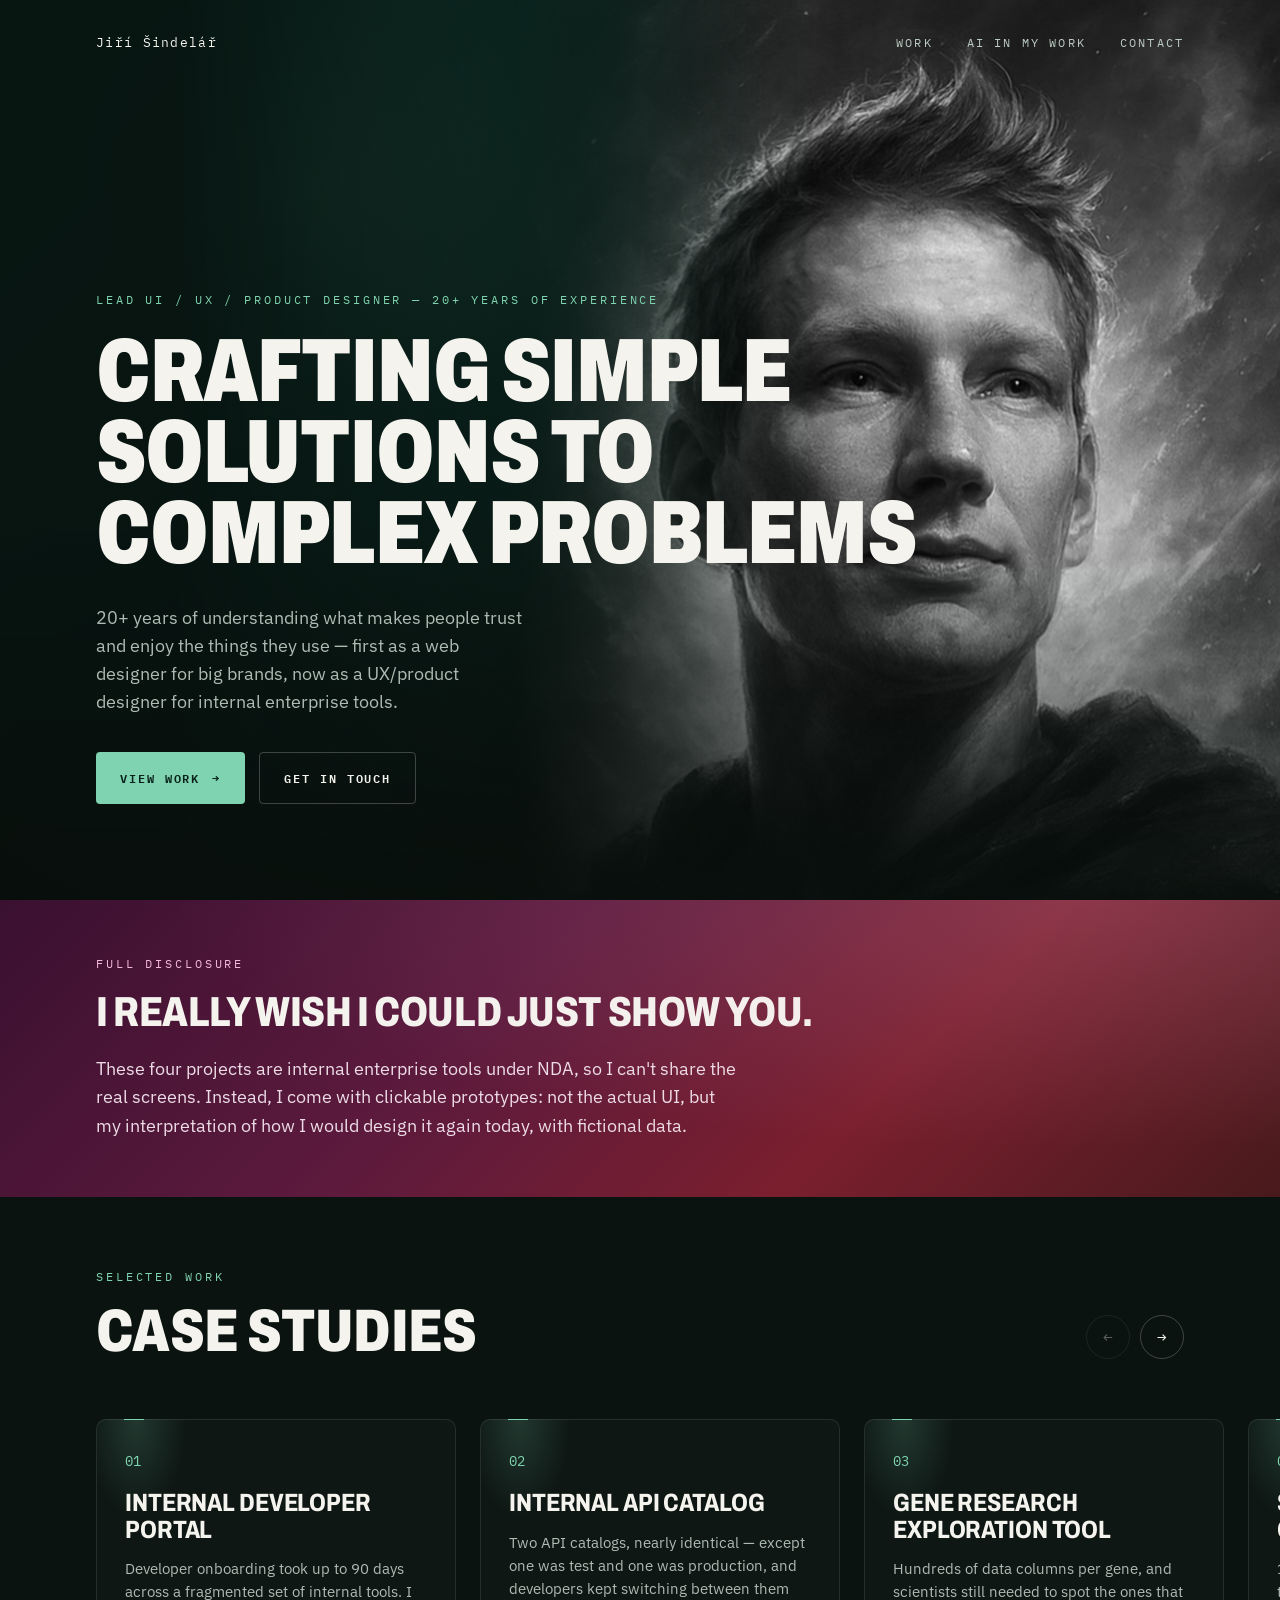
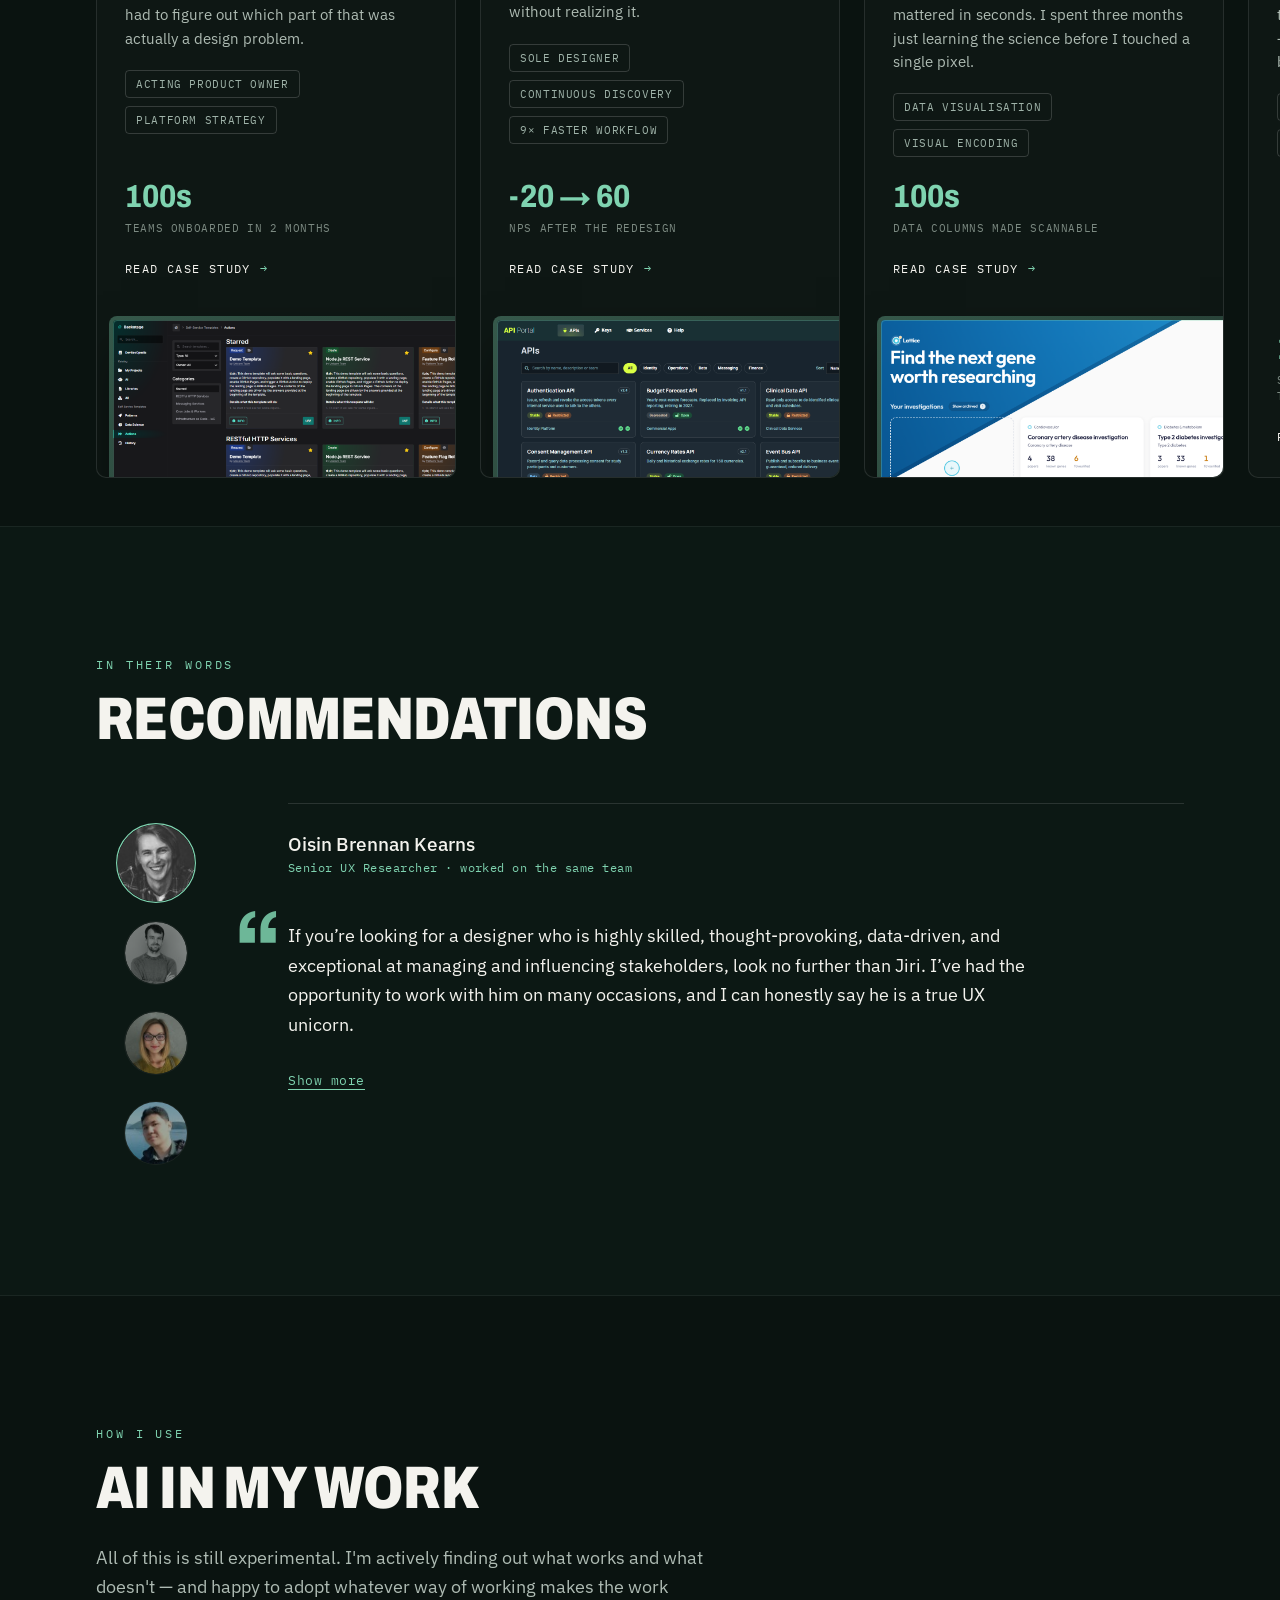
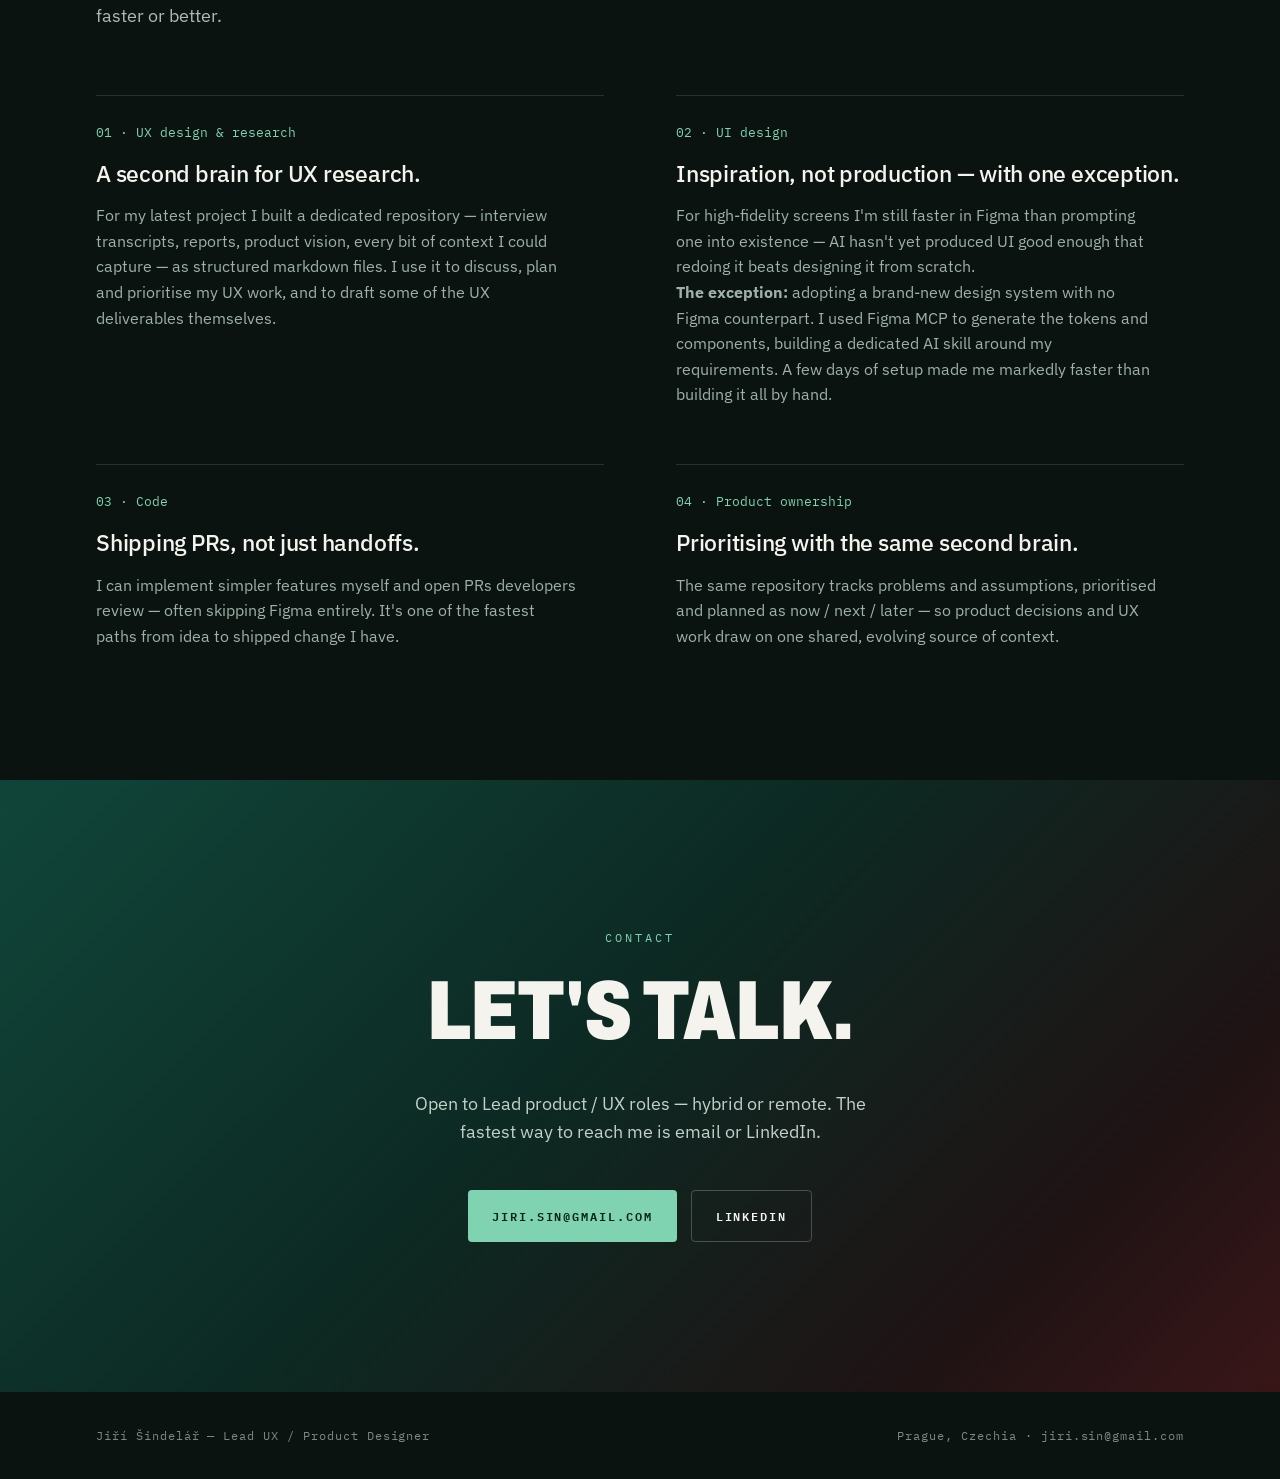
<file: index.html>
<!DOCTYPE html>
<html lang="en">
<head>
<meta charset="utf-8">
<meta name="viewport" content="width=device-width, initial-scale=1">
<title>Jiří Šindelář — Lead UX/Product Designer</title>
<link rel="icon" type="image/png" sizes="64x64" href="favicon-64.png">
<link rel="apple-touch-icon" href="apple-touch-icon.png">
<meta name="description" content="Lead UX/Product Designer. Evidence-based design, UX research and product analytics. Portfolio and case studies.">
<link rel="preconnect" href="https://fonts.googleapis.com">
<link rel="preconnect" href="https://fonts.gstatic.com" crossorigin>
<link rel="stylesheet" href="style.css">
</head>
<body>

<!-- ================= HERO ================= -->
<section class="hero">
  <img class="portrait" src="portrait.jpg" alt="Portrait of Jiří Šindelář">
  <div class="glow"></div>
  <div class="fade-right"></div>
  <div class="fade-top"></div>
  <div class="vignette"></div>
  <div class="hero-inner">
    <div class="top-nav">
      <div class="brand">Jiří Šindelář</div>
      <div class="links">
        <a href="#work">Work</a>
        <a href="#approach">AI in my work</a>
        <a href="#contact">Contact</a>
      </div>
    </div>
    <div class="hero-copy">
      <div data-reveal data-reveal-delay="80" class="eyebrow" style="margin-bottom:24px;">Lead UI / UX / Product Designer — 20+ years of experience</div>
      <h1 class="display-h1">
        <span data-reveal data-reveal-delay="180" style="display:block;white-space:nowrap;">Crafting simple</span>
        <span data-reveal data-reveal-delay="300" style="display:block;white-space:nowrap;">solutions to</span>
        <span data-reveal data-reveal-delay="420" style="display:block;white-space:nowrap;">complex problems</span>
      </h1>
      <p data-reveal data-reveal-delay="560" class="lede">20+ years of understanding what makes people trust and enjoy the things they use — first as a web designer for big brands, now as a UX/product designer for internal enterprise tools.</p>
      <div data-reveal data-reveal-delay="680" class="hero-actions">
        <a href="#work" class="btn btn-solid">View work <span>→</span></a>
        <a href="#contact" class="btn btn-outline">Get in touch</a>
      </div>
    </div>
  </div>
</section>

<!-- ================= WORK ================= -->
<section id="work" class="work-section">
  <div class="nda-banner-wrap">
    <div data-reveal class="nda-banner">
      <div class="nda-banner-inner">
        <div class="nda-eyebrow">Full disclosure</div>
        <h3 class="nda-headline">I really wish I could just show you.</h3>
        <p class="nda-body">These four projects are internal enterprise tools under NDA, so I can't share the real screens. Instead, I come with clickable prototypes: not the actual UI, but my interpretation of how I would design it again today, with fictional data.</p>
      </div>
    </div>
  </div>

  <div class="work-header">
    <div data-reveal>
      <div class="eyebrow">Selected work</div>
      <h2 class="display-h2">Case studies</h2>
    </div>
    <div class="carousel-nav">
      <button type="button" class="carousel-arrow" id="carousel-prev" aria-label="Scroll to previous case studies">←</button>
      <button type="button" class="carousel-arrow" id="carousel-next" aria-label="Scroll to next case studies">→</button>
    </div>
  </div>

  <div class="carousel-wrap">
    <div class="carousel" id="case-carousel">

      <a class="case-card has-pop" href="developer-portal.html">
        <div>
          <div class="n">01</div>
          <h3>Internal developer portal</h3>
          <p>Developer onboarding took up to 90 days across a fragmented set of internal tools. I had to figure out which part of that was actually a design problem.</p>
          <div class="tags">
            <span class="tag">Acting Product Owner</span>
            <span class="tag">Platform strategy</span>
          </div>
        </div>
        <div>
          <div class="metric">100s</div>
          <div class="metric-label">Teams onboarded in 2 months</div>
          <div class="read">Read case study <span class="arrow">→</span></div>
        </div>
        <div class="pop-clip" aria-hidden="true"><div class="pop"><img src="images/internal-developer-portal-home.png" alt="" loading="lazy"><i></i></div></div>
      </a>

      <a class="case-card has-pop" href="api-portal.html">
        <div>
          <div class="n">02</div>
          <h3>Internal API catalog</h3>
          <p>Two API catalogs, nearly identical — except one was test and one was production, and developers kept switching between them without realizing it.</p>
          <div class="tags">
            <span class="tag">Sole designer</span>
            <span class="tag">Continuous discovery</span>
            <span class="tag">9× faster workflow</span>
          </div>
        </div>
        <div>
          <div class="metric">-20 → 60</div>
          <div class="metric-label">NPS after the redesign</div>
          <div class="read">Read case study <span class="arrow">→</span></div>
        </div>
        <div class="pop-clip" aria-hidden="true"><div class="pop"><img src="images/api-catalog-home.png" alt="" loading="lazy"><i></i></div></div>
      </a>

      <a class="case-card has-pop" href="gene-research.html">
        <div>
          <div class="n">03</div>
          <h3>Gene research exploration tool</h3>
          <p>Hundreds of data columns per gene, and scientists still needed to spot the ones that mattered in seconds. I spent three months just learning the science before I touched a single pixel.</p>
          <div class="tags">
            <span class="tag">Data visualisation</span>
            <span class="tag">Visual encoding</span>
          </div>
        </div>
        <div>
          <div class="metric">100s</div>
          <div class="metric-label">Data columns made scannable</div>
          <div class="read">Read case study <span class="arrow">→</span></div>
        </div>
        <div class="pop-clip" aria-hidden="true"><div class="pop"><img src="images/gene-explorer-home.png" alt="" loading="lazy"><i></i></div></div>
      </a>

      <a class="case-card" href="drug-scheduling.html">
        <div>
          <div class="n">04</div>
          <h3>Scheduling optimalization tool</h3>
          <p>150–200 actions per recipe, wildly different timescales, and no way to see them together. I had to make it legible at a glance — then automate my way out of drawing it by hand.</p>
          <div class="tags">
            <span class="tag">Data visualisation</span>
            <span class="tag">Figma automation</span>
          </div>
        </div>
        <div>
          <div class="metric">150–200</div>
          <div class="metric-label">Structured actions, one legible timeline</div>
          <div class="read">Read case study <span class="arrow">→</span></div>
        </div>
      </a>

      <div class="carousel-spacer" aria-hidden="true"></div>

    </div>
  </div>
</section>

<!-- ================= RECOMMENDATIONS ================= -->
<section id="recommendations" class="recs-section">
<div class="recs-inner">
  <div data-reveal class="eyebrow">In their words</div>
  <h2 data-reveal data-reveal-delay="100" class="display-h2">Recommendations</h2>
  <div data-reveal class="rec-layout">
    <div class="rec-tabs" role="tablist" aria-label="Recommendations" aria-orientation="vertical">
      <button type="button" class="rec-tab" role="tab" id="rec-tab-0" aria-controls="rec-0" aria-selected="true" aria-label="Oisin Brennan Kearns" tabindex="0"><img src="images/rec-oisin.jpg" alt=""></button>
      <button type="button" class="rec-tab" role="tab" id="rec-tab-1" aria-controls="rec-1" aria-selected="false" aria-label="Libor Priklopil" tabindex="-1"><img src="images/rec-libor.jpg" alt=""></button>
      <button type="button" class="rec-tab" role="tab" id="rec-tab-2" aria-controls="rec-2" aria-selected="false" aria-label="Eliška Macho" tabindex="-1"><img src="images/rec-eliska.jpg" alt=""></button>
      <button type="button" class="rec-tab" role="tab" id="rec-tab-3" aria-controls="rec-3" aria-selected="false" aria-label="Davis Kartadinata Lay" tabindex="-1"><img class="crop" src="images/rec-davis.jpg" alt=""></button>
    </div>
    <div class="rec-panels">

    <figure class="rec is-active" role="tabpanel" id="rec-0" aria-labelledby="rec-tab-0">
      <figcaption>
        <div class="name"><a href="https://www.linkedin.com/in/oisin-b-k-99xj/" target="_blank" rel="noopener">Oisin Brennan Kearns</a></div>
        <div class="role">Senior UX Researcher · worked on the same team</div>
      </figcaption>
      <blockquote>
        <p>If you’re looking for a designer who is highly skilled, thought-provoking, data-driven, and exceptional at managing and influencing stakeholders, look no further than Jiri. I’ve had the opportunity to work with him on many occasions, and I can honestly say he is a true UX unicorn.</p>
        <div class="rec-more" id="rec-more-0" hidden>
          <p>Jiri brings a strong research and design mindset, along with the ability to challenge assumptions and communicate effectively with developers. He is also a great example of how to stay data-driven in a highly regulated environment. Always approachable and generous with his time, he was more than willing to sit down and work through UX issues in detail.</p>
          <p>I hope to work with Jiri again in the future. He consistently welcomed challenges and brought thoughtful ideas and valuable perspectives to every discussion.</p>
        </div>
      </blockquote>
      <button type="button" class="rec-toggle" aria-expanded="false" aria-controls="rec-more-0">Show more</button>
    </figure>

    <figure class="rec" role="tabpanel" id="rec-1" aria-labelledby="rec-tab-1">
      <figcaption>
        <div class="name"><a href="https://www.linkedin.com/in/libor-priklopil/" target="_blank" rel="noopener">Libor Priklopil</a></div>
        <div class="role">Director of Product · managed Jiří directly</div>
      </figcaption>
      <blockquote>
        <p>What sets Jiri apart is his ability to connect customer needs, business goals, and product strategy. Rather than focusing solely on design deliverables, he continually asks how design can create value for users and the organization. He consistently helps teams strengthen the "why" behind each idea through insightful questions and a willingness to challenge the status quo. As a result, he brings a grounded perspective and helps teams make better decisions by ensuring problems are fully understood before solutions are pursued.</p>
        <div class="rec-more" id="rec-more-1" hidden>
          <p>His skill set extends well beyond design. Jiri is fluent in user research, comfortable working with data, and technically savvy enough to collaborate effectively with engineers and product managers. This breadth allows him to move seamlessly between understanding customer problems, validating opportunities, and shaping practical solutions.</p>
          <p>Beyond his expertise, I greatly appreciated Jiri's maturity. He has a talent for simplifying complexity, focusing teams on what matters most, and connecting day-to-day work to the bigger picture. Any organization looking for a UX leader or senior designer who combines customer empathy, analytical thinking, and strong business acumen would be fortunate to have him on their team.</p>
          <p>I also wouldn't hesitate to give Jiri a Product Manager role if that's the direction he decides to pursue. He has the curiosity, judgment, customer focus, and business mindset to be successful in that capacity as well.</p>
        </div>
      </blockquote>
      <button type="button" class="rec-toggle" aria-expanded="false" aria-controls="rec-more-1">Show more</button>
    </figure>

    <figure class="rec" role="tabpanel" id="rec-2" aria-labelledby="rec-tab-2">
      <figcaption>
        <div class="name"><a href="https://www.linkedin.com/in/eliskamacho/" target="_blank" rel="noopener">Eliška Macho</a></div>
        <div class="role">Product Manager · worked on the same team</div>
      </figcaption>
      <blockquote>
        <p>Jirka is the kind of designer every product team hopes to have: exceptionally talented, collaborative, and deeply invested in building products that users love. I wouldn't hesitate to recommend him to any team looking for a senior product designer who elevates everyone around him.</p>
        <div class="rec-more" id="rec-more-2" hidden>
          <p>Working with Jirka over several years was one of the highlights of my time as a Product Manager. He's one of those rare designers who combines exceptional UX craft with a deep understanding of product and technology.</p>
          <p>Our product was frequently praised for its intuitive user experience and polished design, and Jirka played a huge role in making that happen. He consistently brought customer insights into the product through user research and usability testing, helping us make better decisions and build experiences that genuinely worked for users.</p>
          <p>What really sets Jirka apart, though, is his ability to bridge disciplines. He doesn't just design great experiences—he understands technical constraints, speaks engineers' language, and collaborates in a way that earns their trust and respect. As a Product Manager, I always knew I could rely on Jirka to deliver thoughtful, high-quality work while constructively challenging ideas to make the product better.</p>
        </div>
      </blockquote>
      <button type="button" class="rec-toggle" aria-expanded="false" aria-controls="rec-more-2">Show more</button>
    </figure>

    <figure class="rec" role="tabpanel" id="rec-3" aria-labelledby="rec-tab-3">
      <figcaption>
        <div class="name"><a href="https://www.linkedin.com/in/davis-kartadinata-lay/" target="_blank" rel="noopener">Davis Kartadinata Lay</a></div>
        <div class="role">Digital Product Manager · worked on the same team</div>
      </figcaption>
      <blockquote>
        <p>I’ve worked closely with Jiri for the last 3 years in building internal developer portal from PoC stage until the platform matures.</p>
        <p>Jiri is an expert UX designer who can effortlessly come up with clean and intuitive designs. He has genuine curiosity in discovering user problems.</p>
        <p>He is also always ready to explore new technology (e.g. AI) and occasionally provide hands-on contribution to product development.</p>
      </blockquote>
    </figure>

    </div>
  </div>
</div>
</section>

<!-- ================= APPROACH ================= -->
<section id="approach" class="approach-section">
  <div class="approach-inner">
    <div data-reveal class="eyebrow">How I use</div>
    <h2 data-reveal data-reveal-delay="100" class="display-h2" style="margin-bottom:28px;">AI in my work</h2>
    <p data-reveal data-reveal-delay="160" class="approach-lede">All of this is still experimental. I'm actively finding out what works and what doesn't — and happy to adopt whatever way of working makes the work faster or better.</p>
    <div class="principle-grid">

      <div data-reveal class="principle">
        <div class="k">01 · UX design & research</div>
        <h3>A second brain for UX research.</h3>
        <p>For my latest project I built a dedicated repository — interview transcripts, reports, product vision, every bit of context I could capture — as structured markdown files. I use it to discuss, plan and prioritise my UX work, and to draft some of the UX deliverables themselves.</p>
      </div>

      <div data-reveal class="principle">
        <div class="k">02 · UI design</div>
        <h3>Inspiration, not production — with one exception.</h3>
        <p>For high-fidelity screens I'm still faster in Figma than prompting one into existence — AI hasn't yet produced UI good enough that redoing it beats designing it from scratch.</p>
        <p><b>The exception:</b> adopting a brand-new design system with no Figma counterpart. I used Figma MCP to generate the tokens and components, building a dedicated AI skill around my requirements. A few days of setup made me markedly faster than building it all by hand.</p>
      </div>

      <div data-reveal class="principle">
        <div class="k">03 · Code</div>
        <h3>Shipping PRs, not just handoffs.</h3>
        <p>I can implement simpler features myself and open PRs developers review — often skipping Figma entirely. It's one of the fastest paths from idea to shipped change I have.</p>
      </div>

      <div data-reveal class="principle">
        <div class="k">04 · Product ownership</div>
        <h3>Prioritising with the same second brain.</h3>
        <p>The same repository tracks problems and assumptions, prioritised and planned as now / next / later — so product decisions and UX work draw on one shared, evolving source of context.</p>
      </div>

    </div>
  </div>
</section>

<!-- ================= CONTACT ================= -->
<section id="contact" class="contact-section">
  <div class="vignette"></div>
  <div class="contact-inner">
    <div data-reveal class="eyebrow" style="margin-bottom:28px;">Contact</div>
    <h2 data-reveal data-reveal-delay="110" class="display-h2">Let's talk.</h2>
    <p data-reveal data-reveal-delay="220">Open to Lead product / UX roles — hybrid or remote. The fastest way to reach me is email or LinkedIn.</p>
    <div data-reveal data-reveal-delay="320" class="contact-actions">
      <a href="mailto:jiri.sin@gmail.com" class="btn btn-solid">jiri.sin@gmail.com</a>
      <a href="https://www.linkedin.com/in/ji%C5%99%C3%AD-%C5%A1indel%C3%A1%C5%99-9733b515" target="_blank" class="btn btn-outline">LinkedIn</a>
    </div>
  </div>
</section>

<!-- ================= FOOTER ================= -->
<footer class="site">
  <div>Jiří Šindelář — Lead UX / Product Designer</div>
  <div>Prague, Czechia · jiri.sin@gmail.com</div>
</footer>

<script src="script.js"></script>
</body>
</html>
</file>
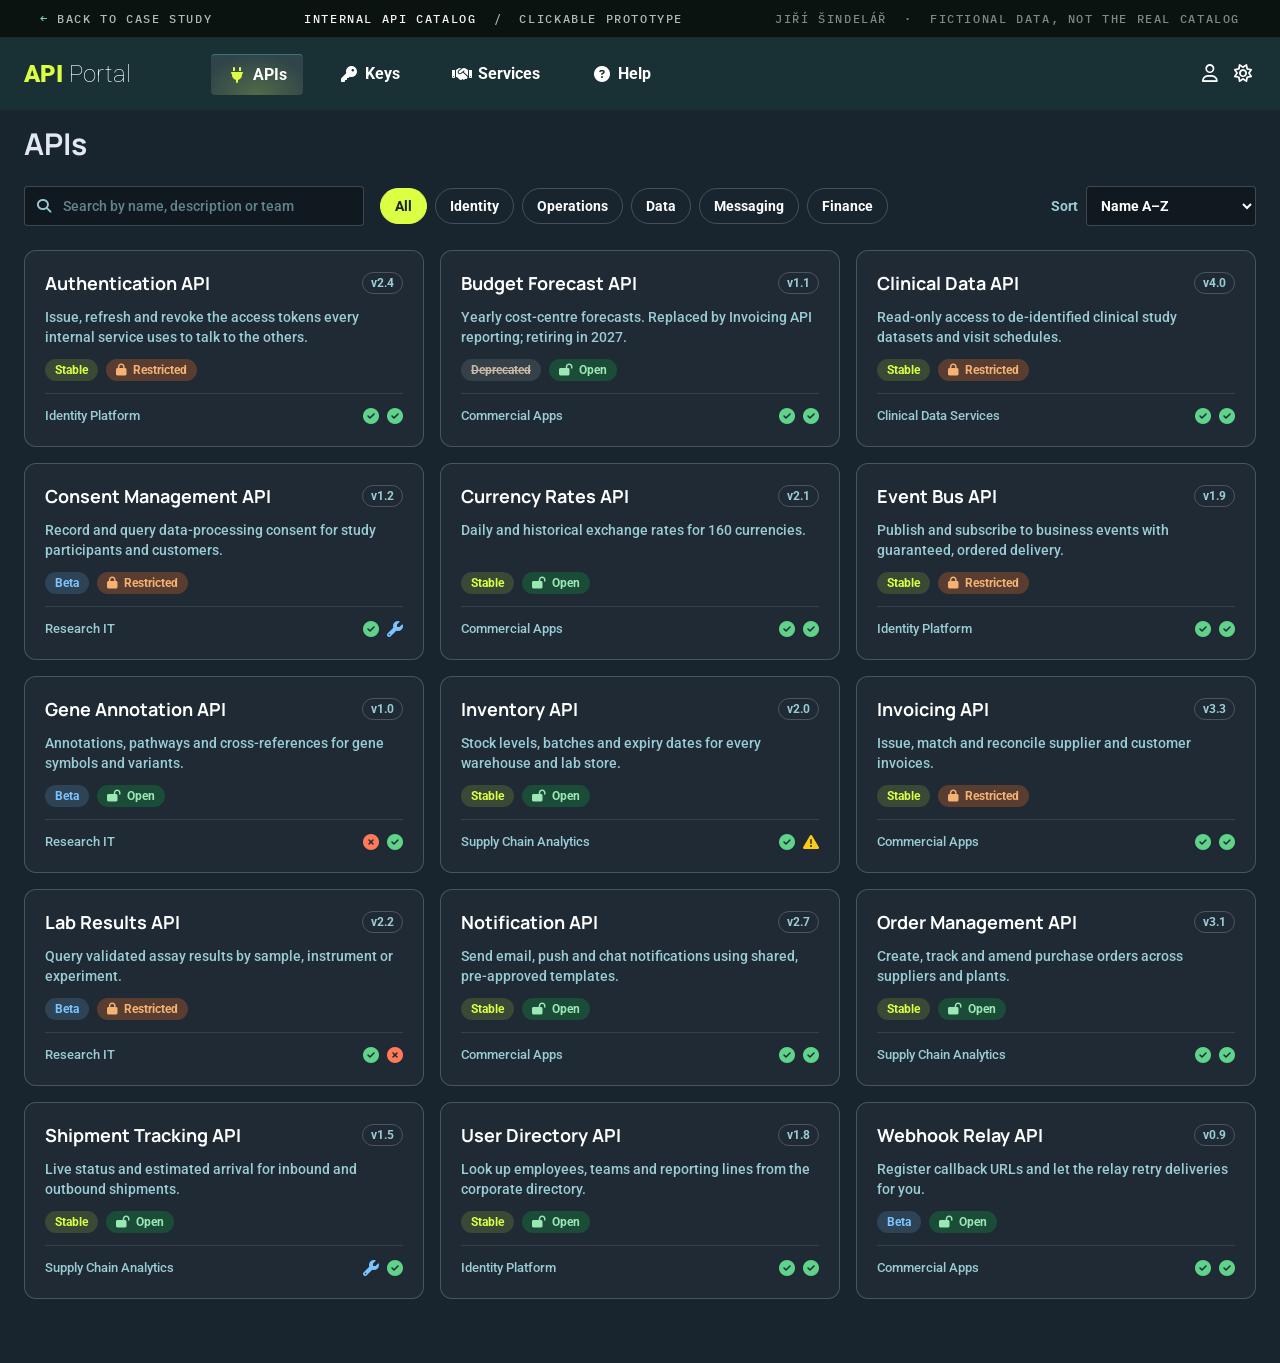
<file: api-catalog/index.html>
<!DOCTYPE html>
<html lang="en">
<head>
<meta charset="utf-8">
<meta name="viewport" content="width=device-width, initial-scale=1">
<title>API Portal — Internal API catalog (prototype)</title>
<meta name="description" content="Clickable prototype of an internal API catalog: requesting access to an API. Fictional data.">
<link rel="preconnect" href="https://fonts.googleapis.com">
<link rel="preconnect" href="https://fonts.gstatic.com" crossorigin>
<link href="https://fonts.googleapis.com/css2?family=Manrope:wght@600;700;800&family=Inter:wght@400;500;600;700&family=IBM+Plex+Mono:wght@400;500&family=Roboto:wght@100;400;500;700;900&display=swap" rel="stylesheet">
<link rel="stylesheet" href="https://cdnjs.cloudflare.com/ajax/libs/font-awesome/6.7.2/css/all.min.css">
<link rel="icon" type="image/png" sizes="64x64" href="../favicon-64.png">
<link rel="apple-touch-icon" href="../apple-touch-icon.png">
<link rel="stylesheet" href="styles.css">
<link rel="stylesheet" href="pages.css">
</head>
<body>
<div class="pstrip"><a class="pback" href="../api-portal.html"><span>←</span> Back to case study</a><span class="ptitle"><b>Internal API catalog</b> &nbsp;/&nbsp; Clickable prototype</span><span class="pnote">Jiří Šindelář &nbsp;·&nbsp; fictional data, not the real catalog</span></div>
<div class="app">
  <header class="hdr" id="hdr"></header>
  <main id="main"></main>
</div>
<div id="tip" role="tooltip"></div>
<div id="toast"></div>
<script src="data.js"></script>
<script src="app.js"></script>
</body>
</html>
</file>
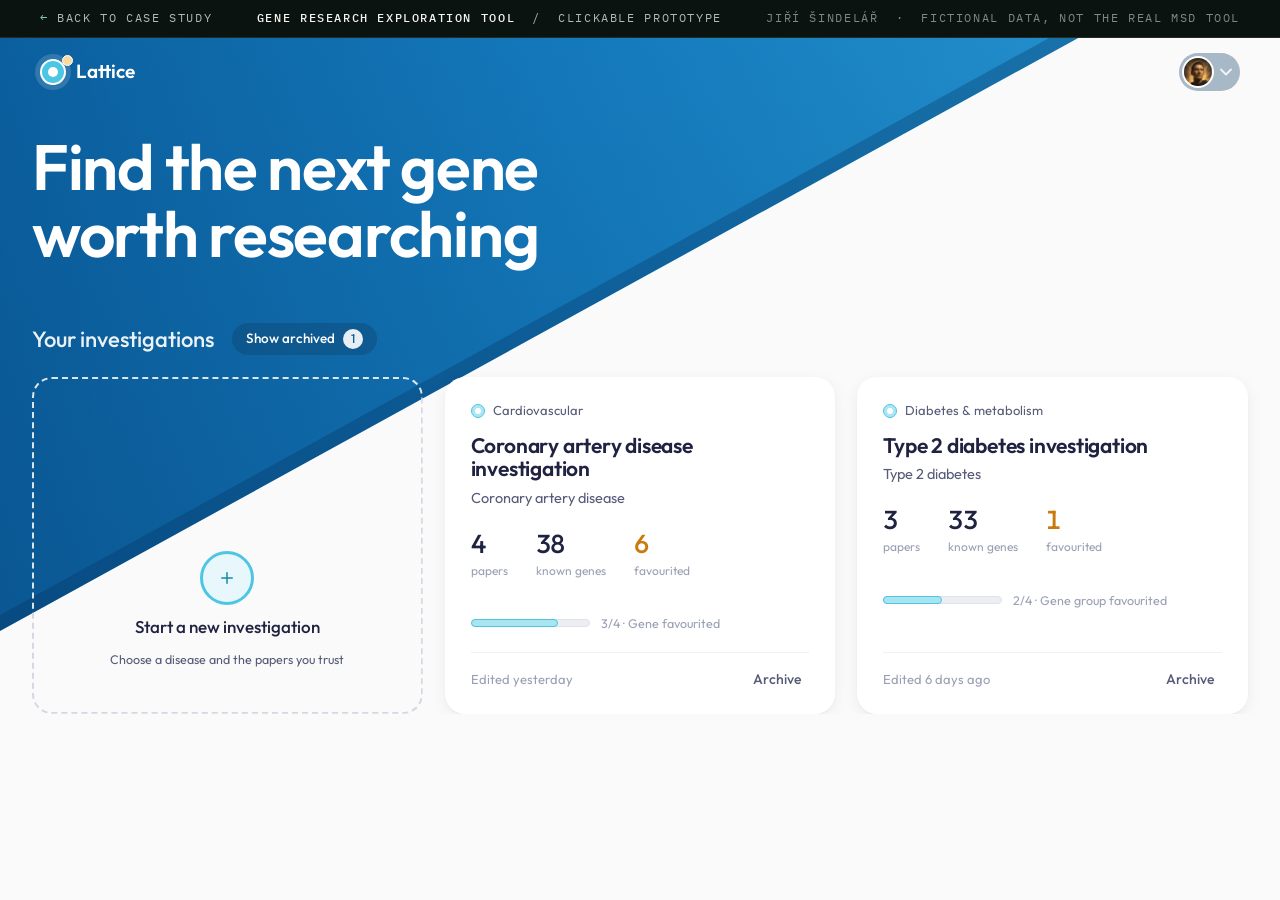
<file: gene-explorer/index.html>
<!DOCTYPE html>
<html lang="en">
<head>
<meta charset="utf-8">
<meta name="viewport" content="width=device-width, initial-scale=1">
<title>Lattice — gene group explorer (prototype)</title>
<meta name="description" content="Clickable prototype of a gene exploration tool. Fictional data.">
<link rel="preconnect" href="https://fonts.googleapis.com">
<link rel="preconnect" href="https://fonts.gstatic.com" crossorigin>
<link href="https://fonts.googleapis.com/css2?family=Outfit:wght@300;400;500;600&family=IBM+Plex+Mono:wght@400;500&display=swap" rel="stylesheet">
<link rel="icon" type="image/png" sizes="64x64" href="../favicon-64.png">
<link rel="apple-touch-icon" href="../apple-touch-icon.png">
<link rel="stylesheet" href="styles.css">
<link rel="stylesheet" href="v3.css">
<link rel="stylesheet" href="dropdown.css">
<link rel="stylesheet" href="home.css">
<link rel="stylesheet" href="nav.css">
</head>
<body>
<div class="pstrip"><a class="pback" href="../gene-research.html"><span>←</span> Back to case study</a><span class="ptitle"><b>Gene research exploration tool</b> &nbsp;/&nbsp; Clickable prototype</span><span class="pnote">Jiří Šindelář &nbsp;·&nbsp; fictional data, not the real MSD tool</span></div>
<div id="bluebg"><i></i></div>
<header class="bar">
  <a class="brand" href="#/"><span class="logo"></span>Lattice</a>
  <nav class="steps" id="steps"></nav>
  <span class="sp"></span>
  <div class="user" id="user"><button type="button" class="ubtn" aria-haspopup="menu" title="Jiří Šindelář"><img src="../portrait.jpg" alt="Jiří Šindelář"><svg width="12" height="8" viewBox="0 0 12 8" fill="none" stroke="currentColor" stroke-width="1.8" stroke-linecap="round" stroke-linejoin="round"><path d="M1 1.5l5 5 5-5"/></svg></button>
    <div class="umenu" role="menu"><div class="uhead"><b>Jiří Šindelář</b><small>jiri.sin@gmail.com</small></div><button type="button" data-u="settings" role="menuitem">Settings</button><button type="button" data-u="logout" role="menuitem">Log out</button></div></div>
</header>
<main id="app"></main>
<div id="tip"></div>
<div id="toast"></div>
<script src="data.js"></script>
<script src="app.js"></script>
</body>
</html>
</file>
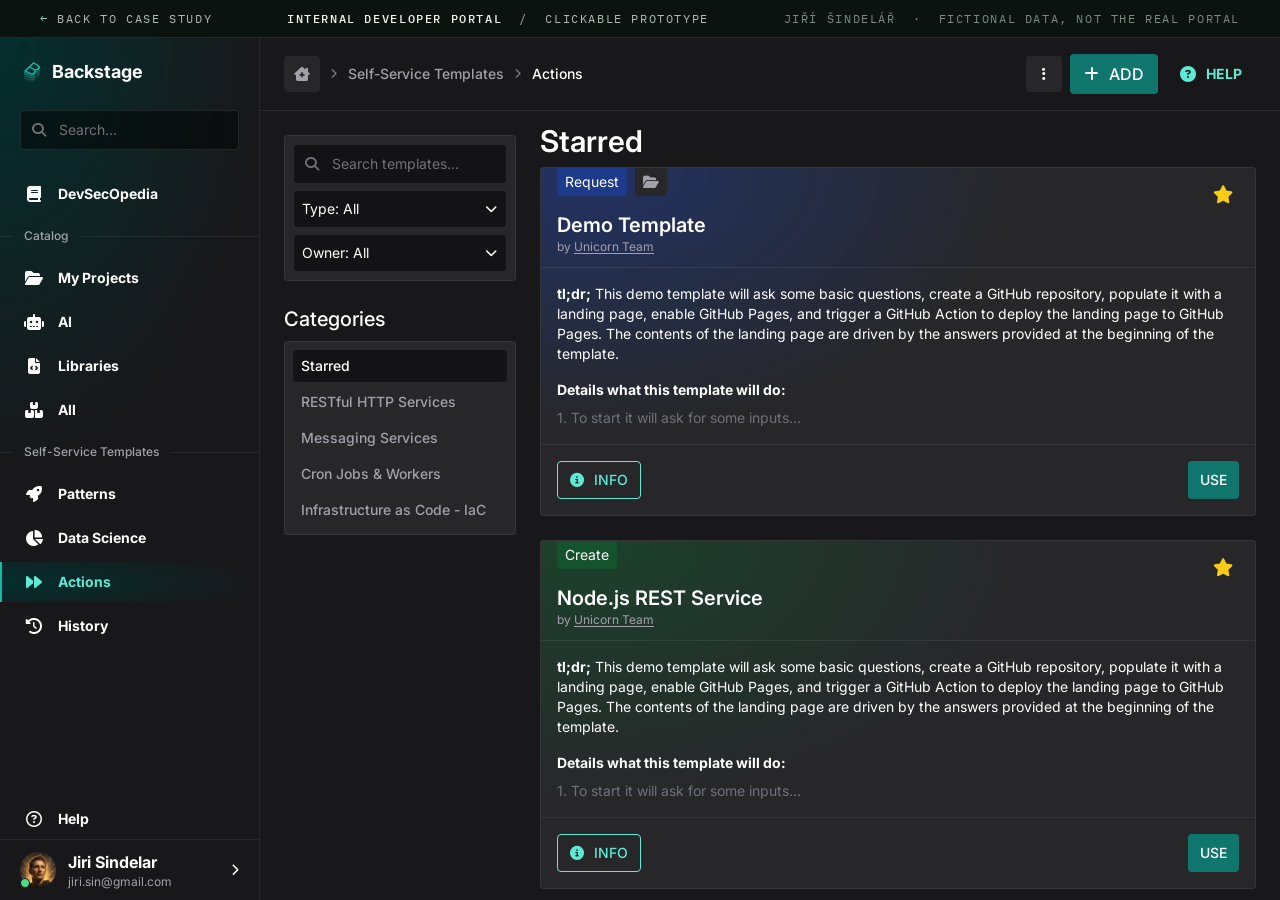
<file: internal-developer-portal/index.html>
<!DOCTYPE html>
<html lang="en">
<head>
<meta charset="utf-8">
<meta name="viewport" content="width=device-width, initial-scale=1">
<title>Internal Developer Portal — clickable prototype</title>
<meta name="description" content="Clickable prototype of an internal developer portal built on Backstage. Fictional data.">
<link rel="preconnect" href="https://fonts.googleapis.com">
<link rel="preconnect" href="https://fonts.gstatic.com" crossorigin>
<link href="https://fonts.googleapis.com/css2?family=Inter:wght@400;500;600;700&family=IBM+Plex+Mono:wght@400;500&display=swap" rel="stylesheet">
<link rel="stylesheet" href="https://cdnjs.cloudflare.com/ajax/libs/font-awesome/6.7.2/css/all.min.css">
<link rel="icon" type="image/png" sizes="64x64" href="../favicon-64.png">
<link rel="apple-touch-icon" href="../apple-touch-icon.png">
<link rel="stylesheet" href="styles.css">
<link rel="stylesheet" href="extra.css">
<script>if(/[?&]shot/.test(location.search))document.documentElement.classList.add('shot')</script>
</head>
<body>
<div class="pstrip"><a class="pback" href="../developer-portal.html"><span>←</span> Back to case study</a><span class="ptitle"><b>Internal Developer Portal</b> &nbsp;/&nbsp; Clickable prototype</span><span class="pnote">Jiří Šindelář &nbsp;·&nbsp; fictional data, not the real portal</span></div>
<div class="shell">
  <aside class="sidebar" id="sidebar"></aside>
  <div class="main" id="main"></div>
</div>
<div id="toast"></div>
<script src="data.js"></script>
<script src="content.js"></script>
<script src="pages.js"></script>
<script src="app.js"></script>
</body>
</html>
</file>
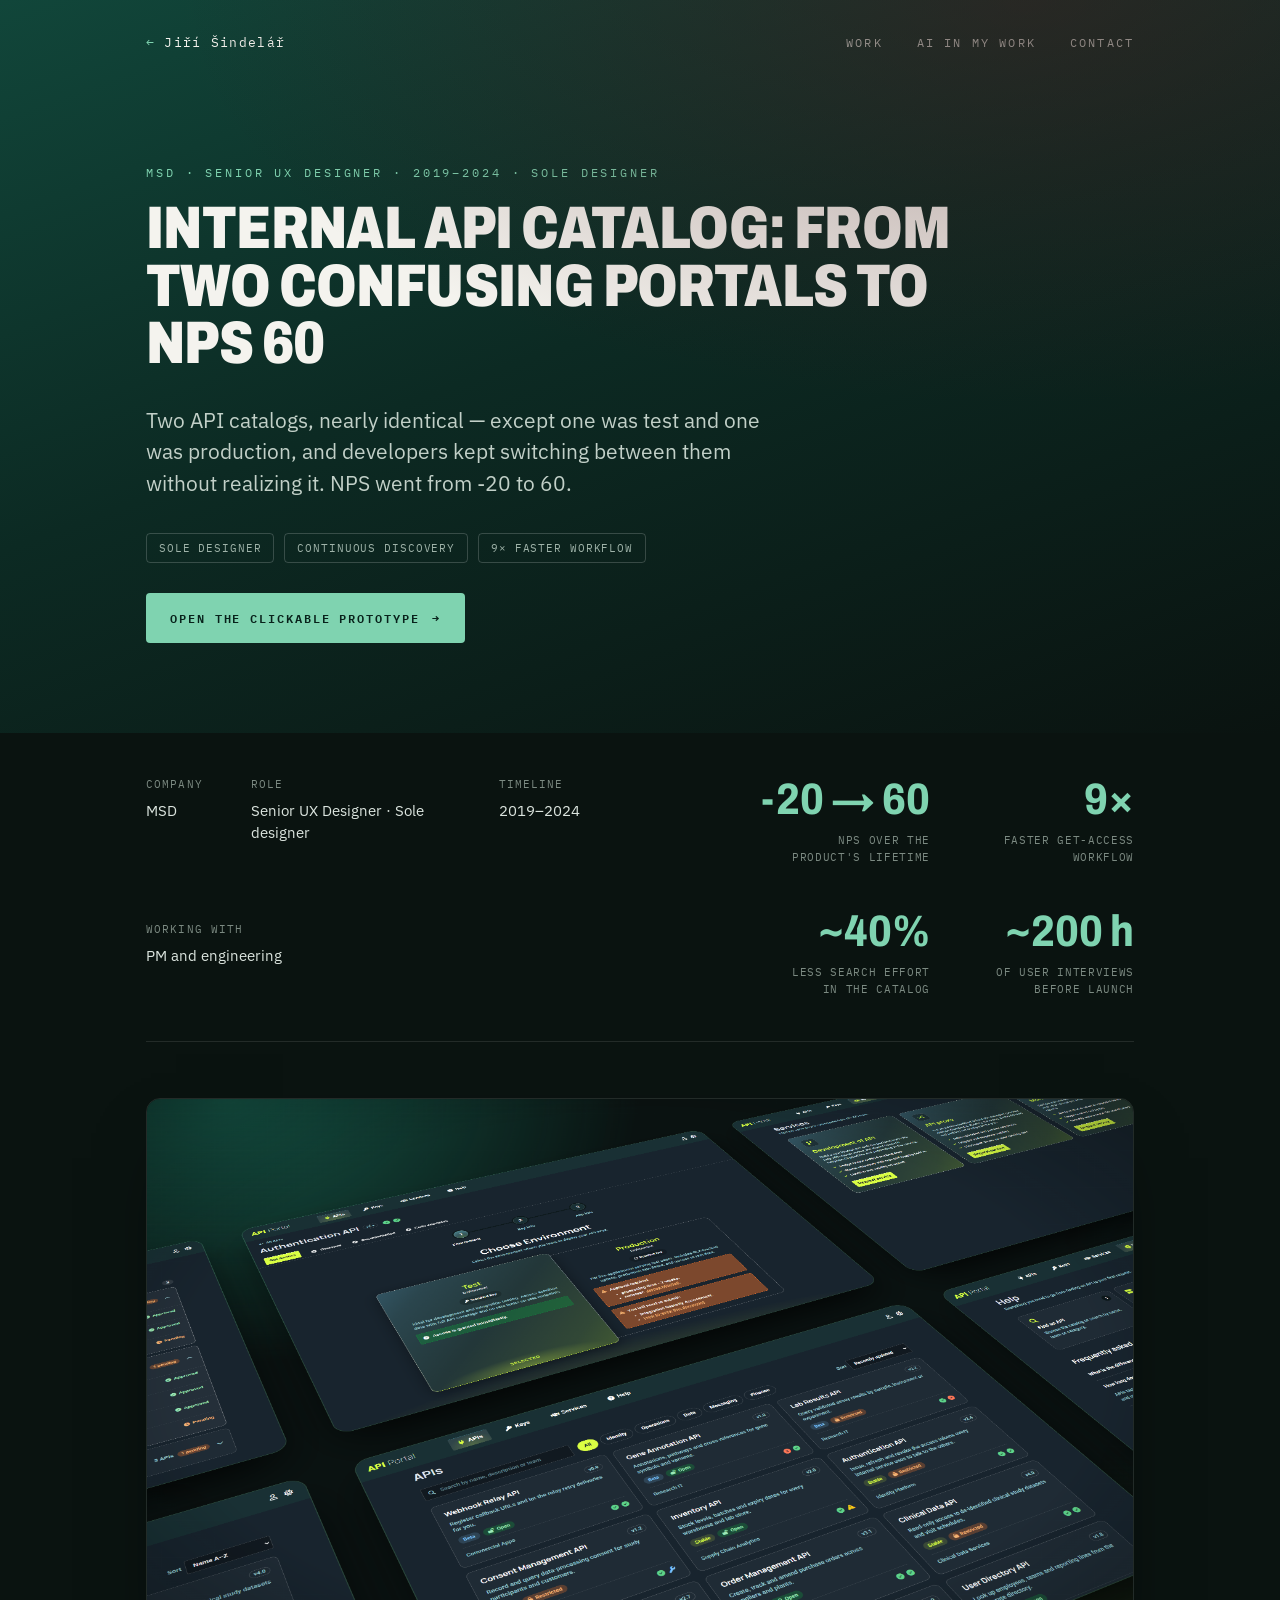
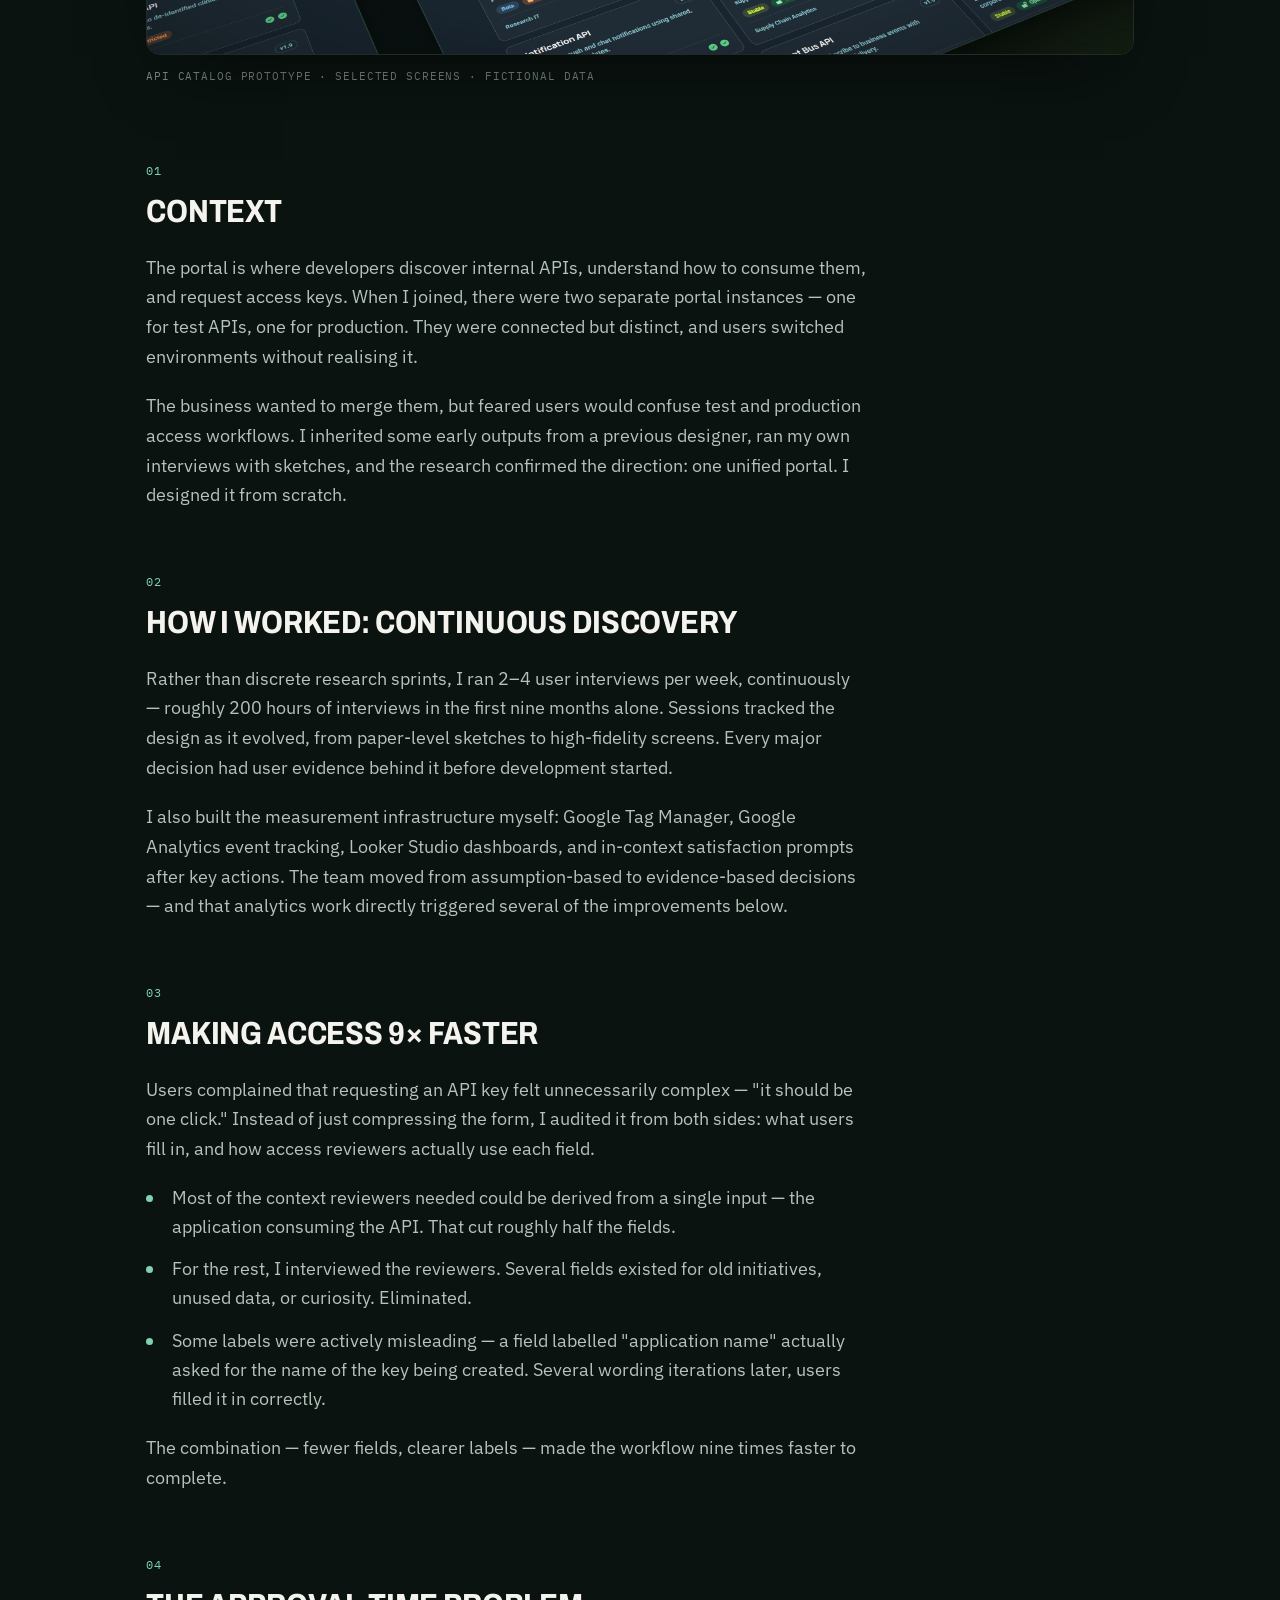
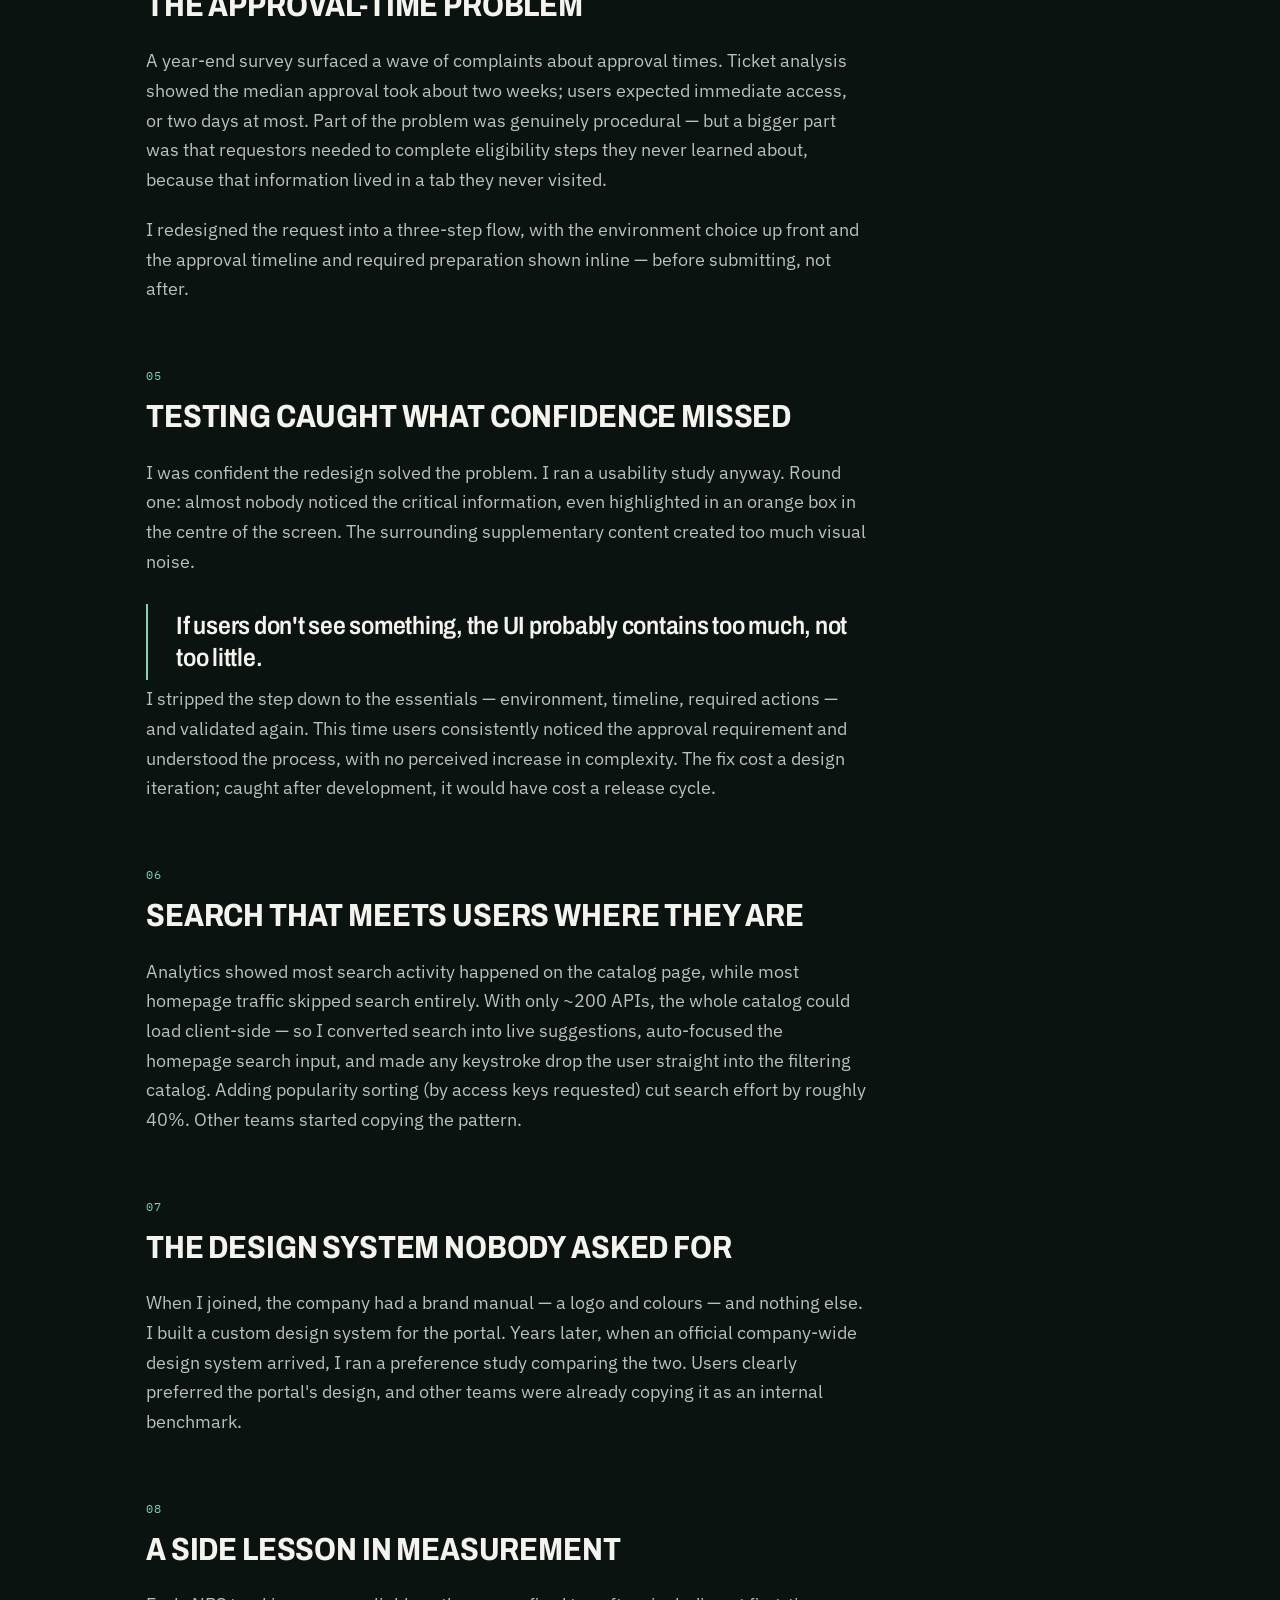
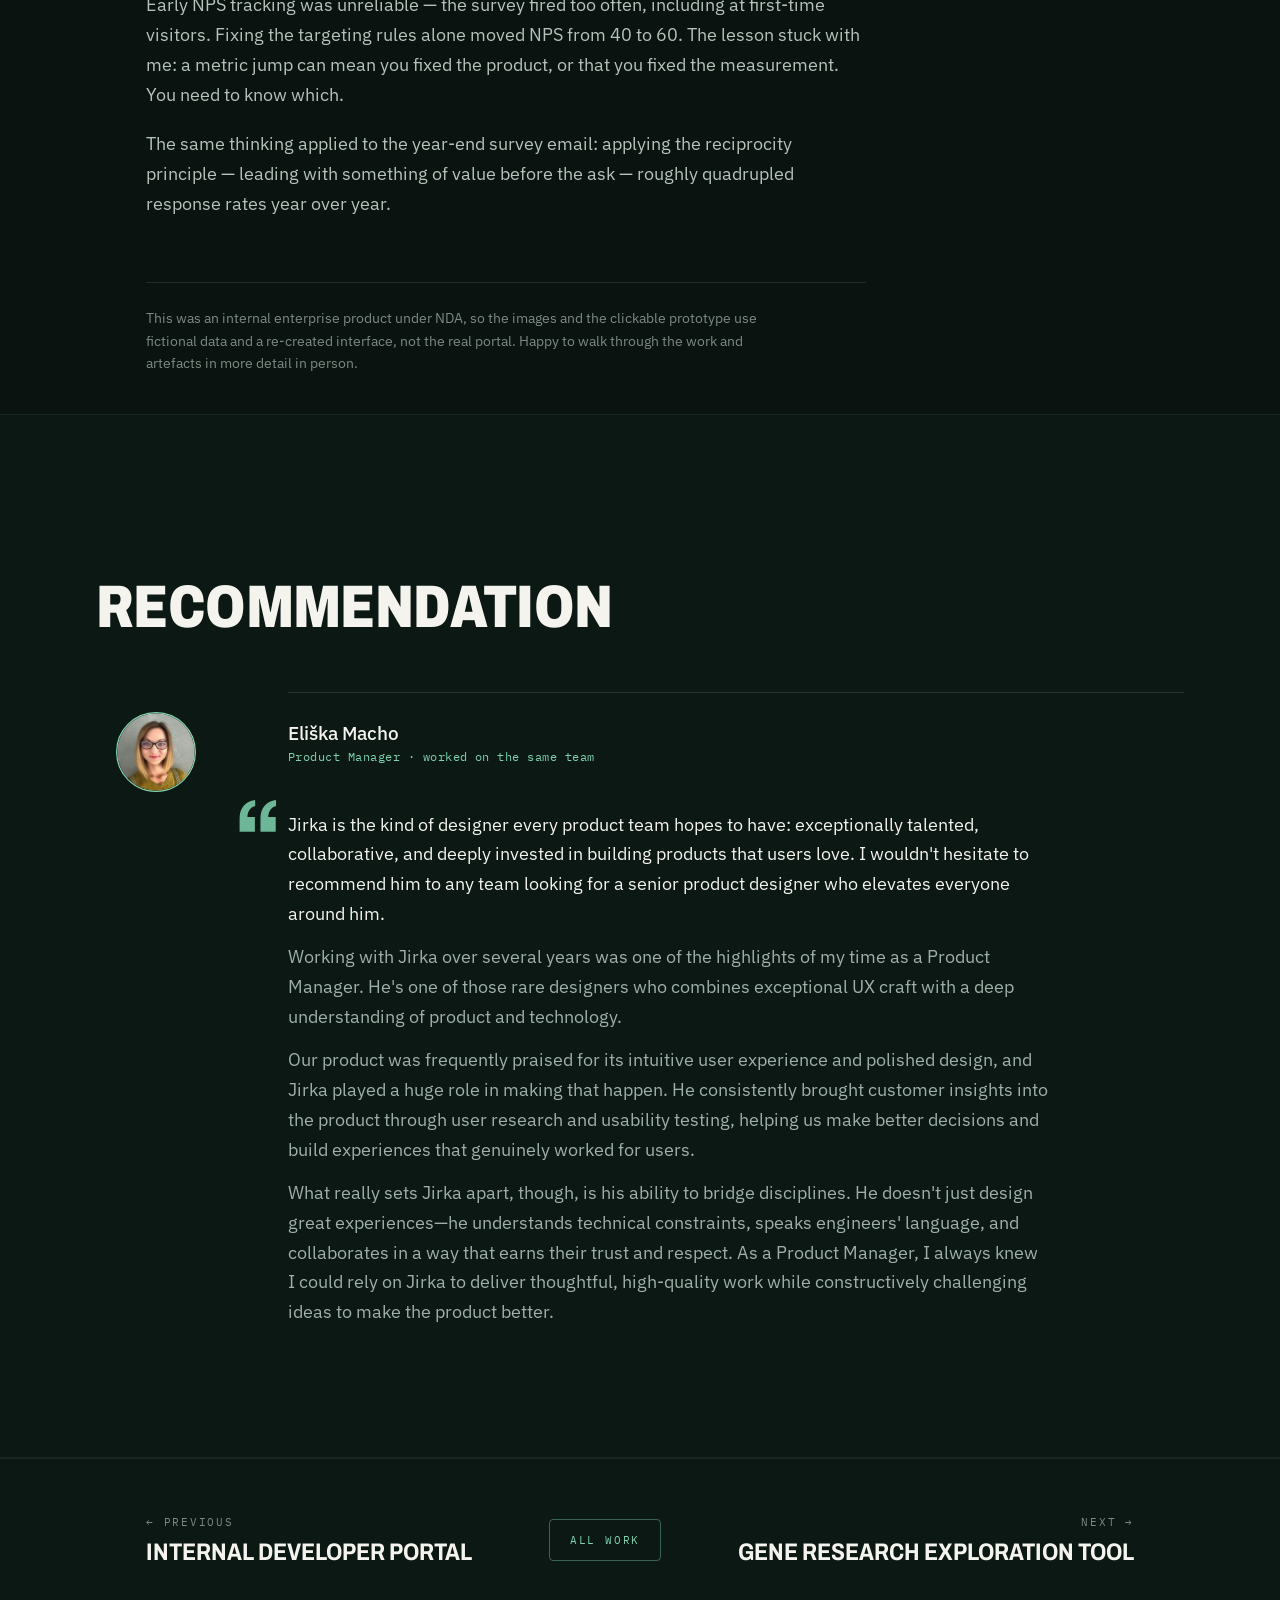
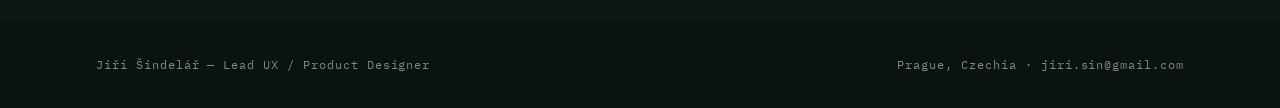
<file: api-portal.html>
<!DOCTYPE html>
<html lang="en">
<head>
<meta charset="utf-8">
<meta name="viewport" content="width=device-width, initial-scale=1">
<title>Internal API catalog — Jiří Šindelář</title>
<link rel="icon" type="image/png" sizes="64x64" href="favicon-64.png">
<link rel="apple-touch-icon" href="apple-touch-icon.png">
<link rel="preconnect" href="https://fonts.googleapis.com">
<link rel="preconnect" href="https://fonts.gstatic.com" crossorigin>
<link rel="stylesheet" href="style.css">
</head>
<body>

<section class="cs-hero">
  <div class="cs-hero-inner">
    <div class="top-nav">
      <a class="brand" href="index.html"><span class="arrow">←</span> Jiří Šindelář</a>
      <div class="links">
        <a href="index.html#work">Work</a>
        <a href="index.html#approach">AI in my work</a>
        <a href="index.html#contact">Contact</a>
      </div>
    </div>
    <div class="cs-hero-copy">
      <div data-reveal data-reveal-delay="60" class="eyebrow">MSD · Senior UX Designer · 2019–2024 · Sole designer</div>
      <h1 data-reveal data-reveal-delay="160">Internal API catalog: from two confusing portals to NPS 60</h1>
      <p data-reveal data-reveal-delay="300" class="summary">Two API catalogs, nearly identical — except one was test and one was production, and developers kept switching between them without realizing it. NPS went from -20 to 60.</p>
      <div data-reveal data-reveal-delay="400" class="cs-tags">
        <span class="tag">Sole designer</span>
        <span class="tag">Continuous discovery</span>
        <span class="tag">9× faster workflow</span>
      </div>
      <div data-reveal data-reveal-delay="480" style="margin-top:30px">
        <a class="btn btn-solid" href="api-catalog/index.html" target="_blank" rel="noopener">Open the clickable prototype <span>→</span></a>
      </div>
    </div>
  </div>
</section>

<section class="cs-metabar">
  <div data-reveal class="cs-metabar-inner">
    <div class="cs-meta-list">
      <div><div class="label">Company</div><div class="value">MSD</div></div>
      <div><div class="label">Role</div><div class="value">Senior UX Designer · Sole designer</div></div>
      <div><div class="label">Timeline</div><div class="value">2019–2024</div></div>
      <div><div class="label">Working with</div><div class="value">PM and engineering</div></div>
    </div>
    <div class="cs-metrics">
      <div class="metric-item"><div class="metric-value">-20 → 60</div><div class="metric-label">NPS over the product's lifetime</div></div>
      <div class="metric-item"><div class="metric-value">9×</div><div class="metric-label">faster get-access workflow</div></div>
      <div class="metric-item"><div class="metric-value">~40%</div><div class="metric-label">less search effort in the catalog</div></div>
      <div class="metric-item"><div class="metric-value">~200 h</div><div class="metric-label">of user interviews before launch</div></div>
    </div>
  </div>
</section>

<section class="cs-shot">
  <figure data-reveal>
    <a class="shot-link" href="api-catalog/index.html" target="_blank" rel="noopener" aria-label="Open the clickable prototype"><img src="images/api-catalog-hero.png" alt="Composition of internal API catalog screens: API catalog with health status, get access flow, keys, services and help"><span class="shot-cta">Open the clickable prototype <span>→</span></span></a>
    <figcaption>API catalog prototype · selected screens · fictional data</figcaption>
  </figure>
</section>

<section class="cs-body">
  <div class="cs-body-inner">

    <div data-reveal class="cs-block">
      <div class="k">01</div>
      <h2>Context</h2>
      <p>The portal is where developers discover internal APIs, understand how to consume them, and request access keys. When I joined, there were two separate portal instances — one for test APIs, one for production. They were connected but distinct, and users switched environments without realising it.</p>
      <p>The business wanted to merge them, but feared users would confuse test and production access workflows. I inherited some early outputs from a previous designer, ran my own interviews with sketches, and the research confirmed the direction: one unified portal. I designed it from scratch.</p>
    </div>

    <div data-reveal class="cs-block">
      <div class="k">02</div>
      <h2>How I worked: continuous discovery</h2>
      <p>Rather than discrete research sprints, I ran 2–4 user interviews per week, continuously — roughly 200 hours of interviews in the first nine months alone. Sessions tracked the design as it evolved, from paper-level sketches to high-fidelity screens. Every major decision had user evidence behind it before development started.</p>
      <p>I also built the measurement infrastructure myself: Google Tag Manager, Google Analytics event tracking, Looker Studio dashboards, and in-context satisfaction prompts after key actions. The team moved from assumption-based to evidence-based decisions — and that analytics work directly triggered several of the improvements below.</p>
    </div>

    <div data-reveal class="cs-block">
      <div class="k">03</div>
      <h2>Making access 9× faster</h2>
      <p>Users complained that requesting an API key felt unnecessarily complex — "it should be one click." Instead of just compressing the form, I audited it from both sides: what users fill in, and how access reviewers actually use each field.</p>
      <ul>
        <li>Most of the context reviewers needed could be derived from a single input — the application consuming the API. That cut roughly half the fields.</li>
        <li>For the rest, I interviewed the reviewers. Several fields existed for old initiatives, unused data, or curiosity. Eliminated.</li>
        <li>Some labels were actively misleading — a field labelled "application name" actually asked for the name of the key being created. Several wording iterations later, users filled it in correctly.</li>
      </ul>
      <p>The combination — fewer fields, clearer labels — made the workflow nine times faster to complete.</p>
    </div>

    <div data-reveal class="cs-block">
      <div class="k">04</div>
      <h2>The approval-time problem</h2>
      <p>A year-end survey surfaced a wave of complaints about approval times. Ticket analysis showed the median approval took about two weeks; users expected immediate access, or two days at most. Part of the problem was genuinely procedural — but a bigger part was that requestors needed to complete eligibility steps they never learned about, because that information lived in a tab they never visited.</p>
      <p>I redesigned the request into a three-step flow, with the environment choice up front and the approval timeline and required preparation shown inline — before submitting, not after.</p>
    </div>

    <div data-reveal class="cs-block">
      <div class="k">05</div>
      <h2>Testing caught what confidence missed</h2>
      <p>I was confident the redesign solved the problem. I ran a usability study anyway. Round one: almost nobody noticed the critical information, even highlighted in an orange box in the centre of the screen. The surrounding supplementary content created too much visual noise.</p>
      <blockquote class="cs-quote">If users don't see something, the UI probably contains too much, not too little.</blockquote>
      <p>I stripped the step down to the essentials — environment, timeline, required actions — and validated again. This time users consistently noticed the approval requirement and understood the process, with no perceived increase in complexity. The fix cost a design iteration; caught after development, it would have cost a release cycle.</p>
    </div>

    <div data-reveal class="cs-block">
      <div class="k">06</div>
      <h2>Search that meets users where they are</h2>
      <p>Analytics showed most search activity happened on the catalog page, while most homepage traffic skipped search entirely. With only ~200 APIs, the whole catalog could load client-side — so I converted search into live suggestions, auto-focused the homepage search input, and made any keystroke drop the user straight into the filtering catalog. Adding popularity sorting (by access keys requested) cut search effort by roughly 40%. Other teams started copying the pattern.</p>
    </div>

    <div data-reveal class="cs-block">
      <div class="k">07</div>
      <h2>The design system nobody asked for</h2>
      <p>When I joined, the company had a brand manual — a logo and colours — and nothing else. I built a custom design system for the portal. Years later, when an official company-wide design system arrived, I ran a preference study comparing the two. Users clearly preferred the portal's design, and other teams were already copying it as an internal benchmark.</p>
    </div>

    <div data-reveal class="cs-block">
      <div class="k">08</div>
      <h2>A side lesson in measurement</h2>
      <p>Early NPS tracking was unreliable — the survey fired too often, including at first-time visitors. Fixing the targeting rules alone moved NPS from 40 to 60. The lesson stuck with me: a metric jump can mean you fixed the product, or that you fixed the measurement. You need to know which.</p>
      <p>The same thinking applied to the year-end survey email: applying the reciprocity principle — leading with something of value before the ask — roughly quadrupled response rates year over year.</p>
    </div>

    <div class="cs-nda-note">
      <p>This was an internal enterprise product under NDA, so the images and the clickable prototype use fictional data and a re-created interface, not the real portal. Happy to walk through the work and artefacts in more detail in person.</p>
    </div>
  </div>
</section>

<section class="recs-section">
<div class="recs-inner">
  <div data-reveal class="eyebrow">In their words</div>
  <h2 data-reveal data-reveal-delay="100" class="display-h2">Recommendation</h2>
  <div data-reveal class="rec-layout">
    <div class="rec-tabs">
      <span class="rec-solo"><img src="images/rec-eliska.jpg" alt="Eliška Macho"></span>
    </div>
    <div class="rec-panels">
      <figure class="rec is-active">
        <figcaption>
          <div class="name"><a href="https://www.linkedin.com/in/eliskamacho/" target="_blank" rel="noopener">Eliška Macho</a></div>
          <div class="role">Product Manager · worked on the same team</div>
        </figcaption>
        <blockquote>
          <p>Jirka is the kind of designer every product team hopes to have: exceptionally talented, collaborative, and deeply invested in building products that users love. I wouldn't hesitate to recommend him to any team looking for a senior product designer who elevates everyone around him.</p>
          <p>Working with Jirka over several years was one of the highlights of my time as a Product Manager. He's one of those rare designers who combines exceptional UX craft with a deep understanding of product and technology.</p>
          <p>Our product was frequently praised for its intuitive user experience and polished design, and Jirka played a huge role in making that happen. He consistently brought customer insights into the product through user research and usability testing, helping us make better decisions and build experiences that genuinely worked for users.</p>
          <p>What really sets Jirka apart, though, is his ability to bridge disciplines. He doesn't just design great experiences—he understands technical constraints, speaks engineers' language, and collaborates in a way that earns their trust and respect. As a Product Manager, I always knew I could rely on Jirka to deliver thoughtful, high-quality work while constructively challenging ideas to make the product better.</p>
        </blockquote>
      </figure>
    </div>
  </div>
</div>
</section>

<section class="cs-prevnext">
  <div data-reveal class="cs-prevnext-inner">
    <a class="side prev" href="developer-portal.html">
      <span class="side-label">← Previous</span>
      <span class="side-title">Internal developer portal</span>
    </a>
    <a class="cs-allwork" href="index.html#work">All work</a>
    <a class="side next" href="gene-research.html">
      <span class="side-label">Next →</span>
      <span class="side-title">Gene research exploration tool</span>
    </a>
  </div>
</section>

<footer class="site">
  <div>Jiří Šindelář — Lead UX / Product Designer</div>
  <div>Prague, Czechia · jiri.sin@gmail.com</div>
</footer>

<script src="script.js"></script>
</body>
</html>
</file>
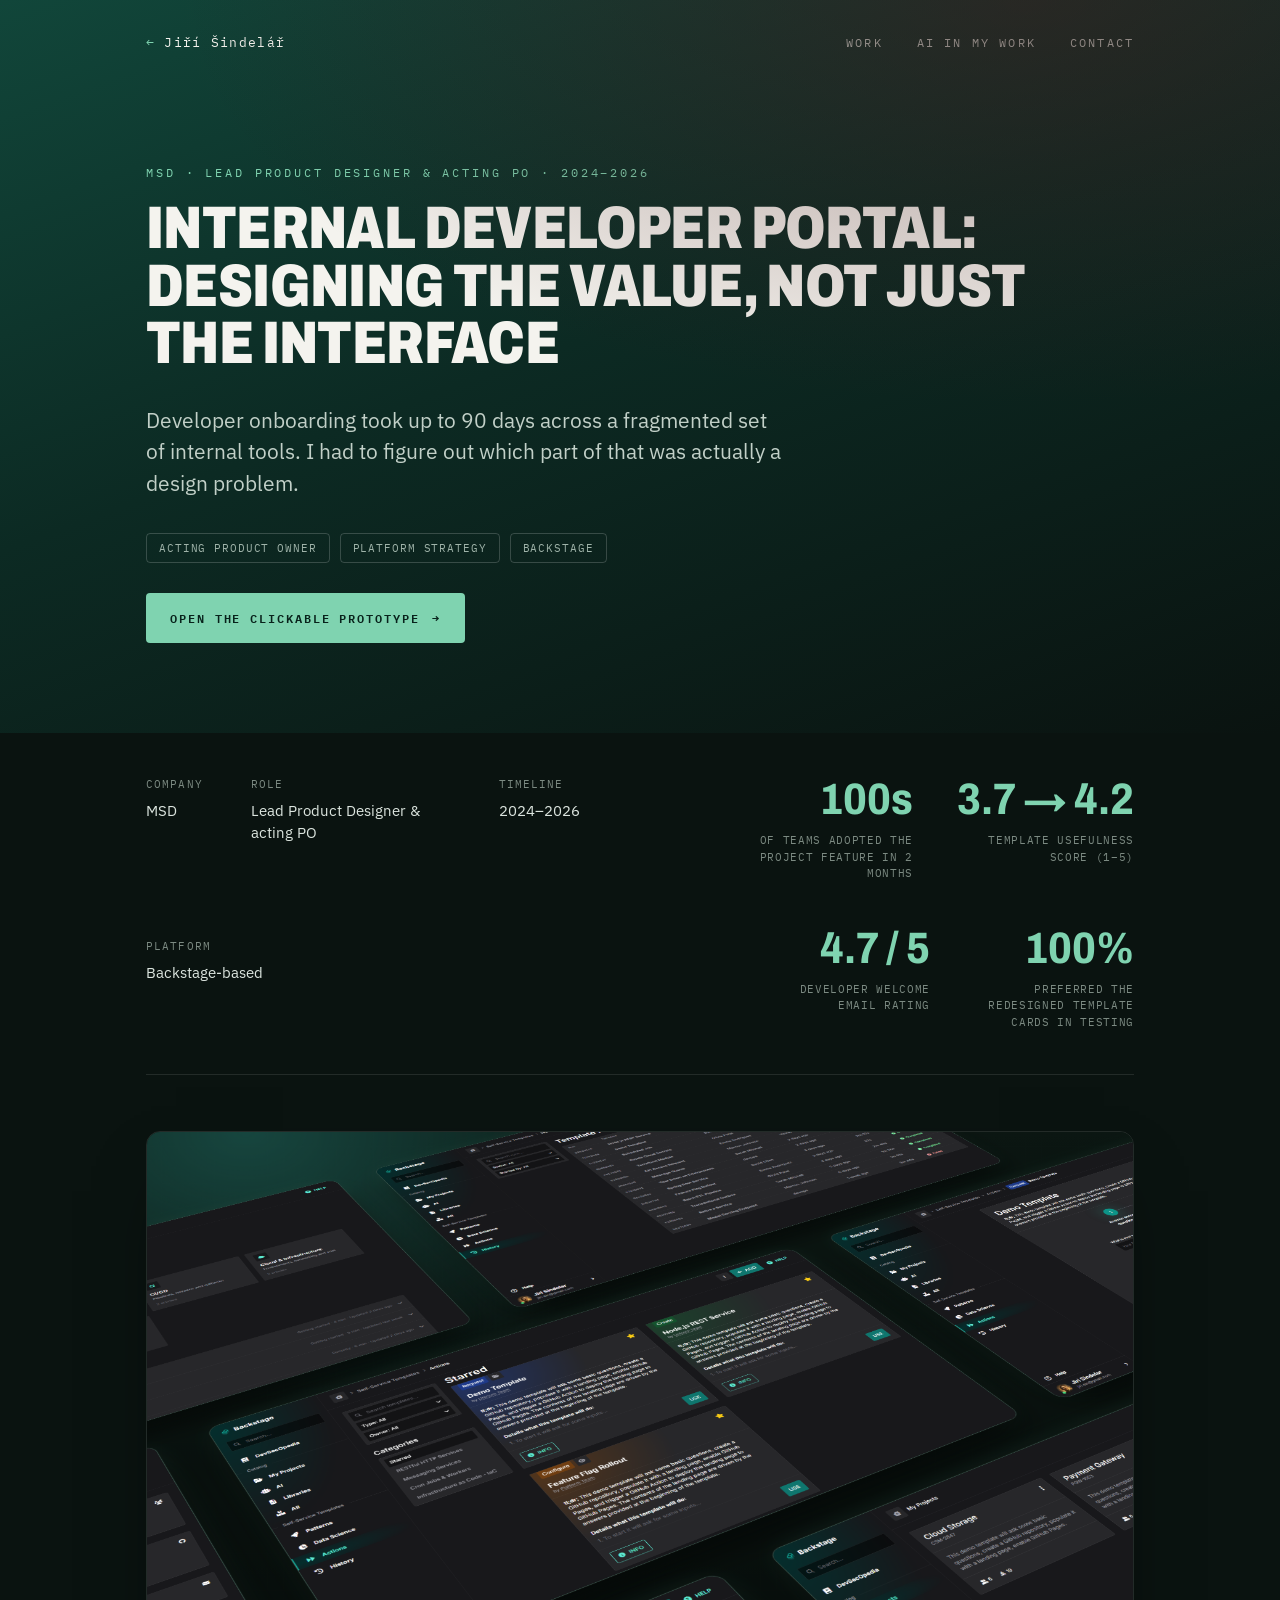
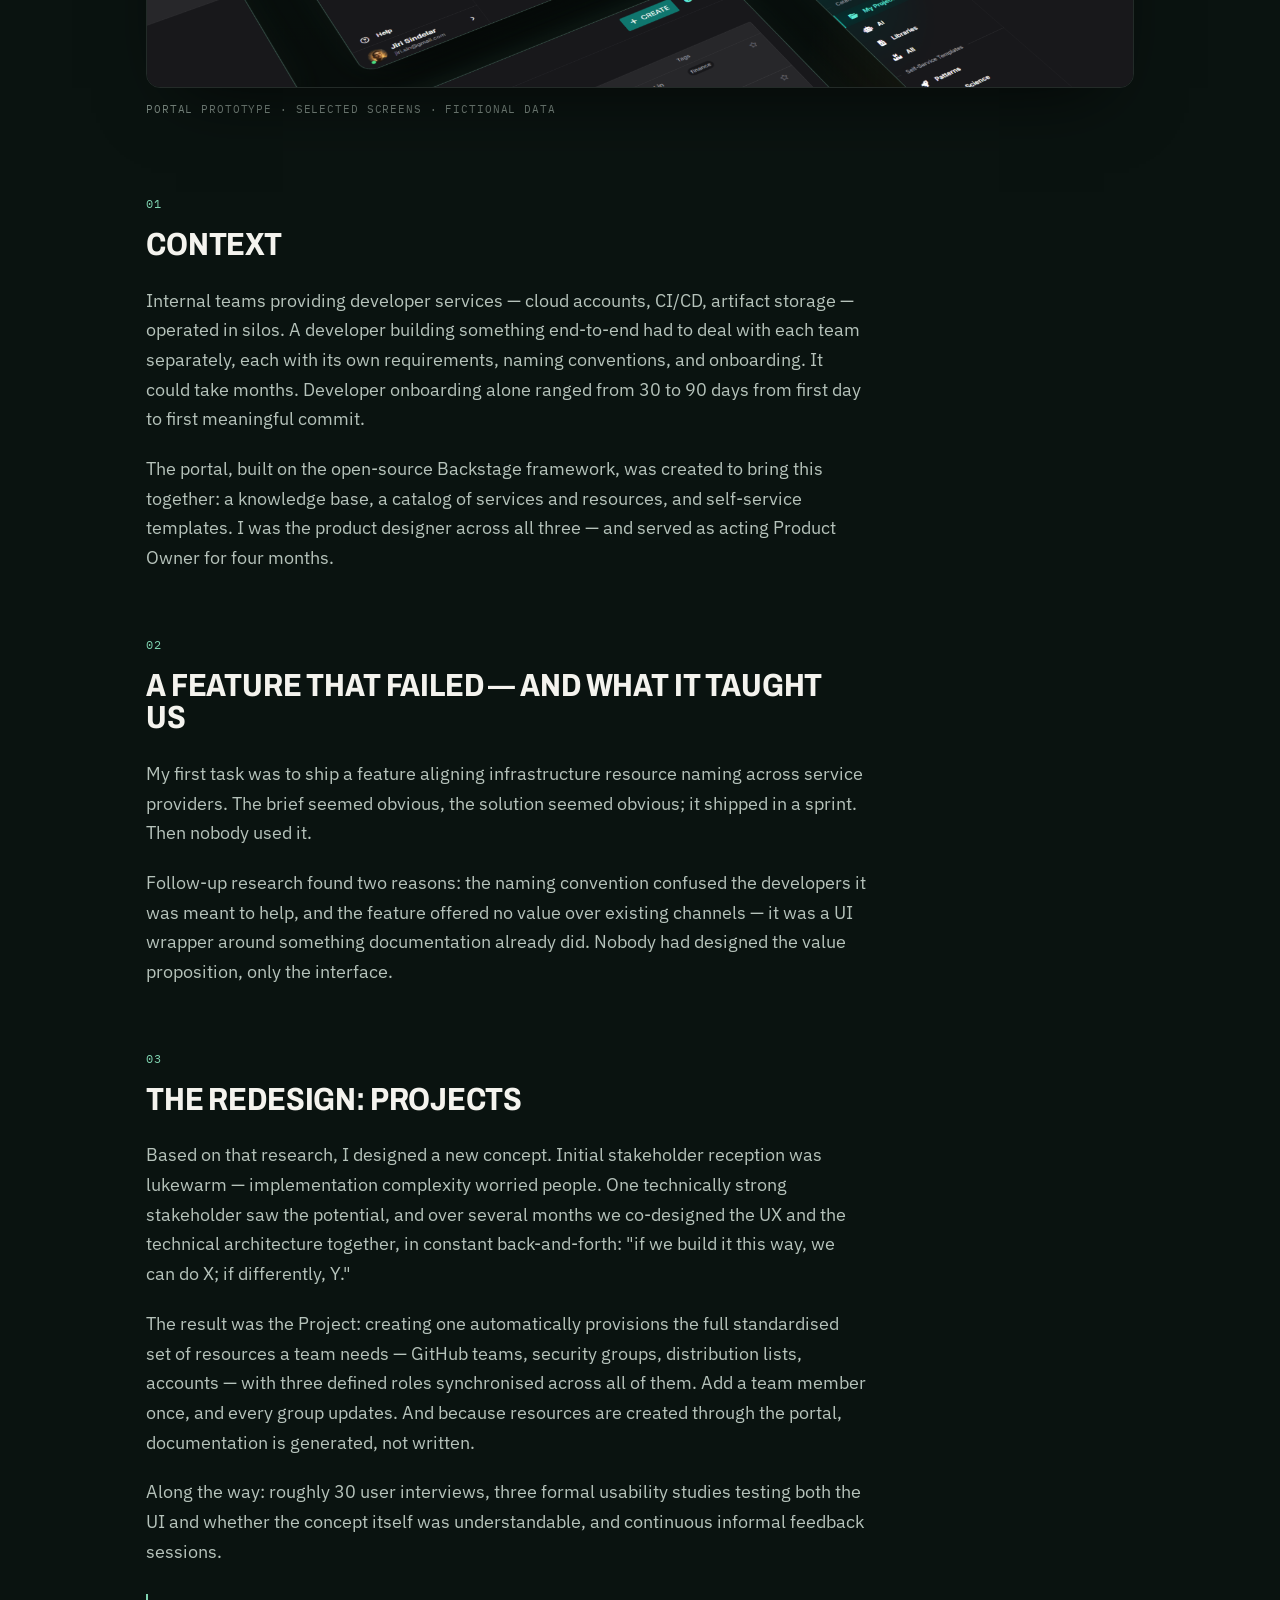
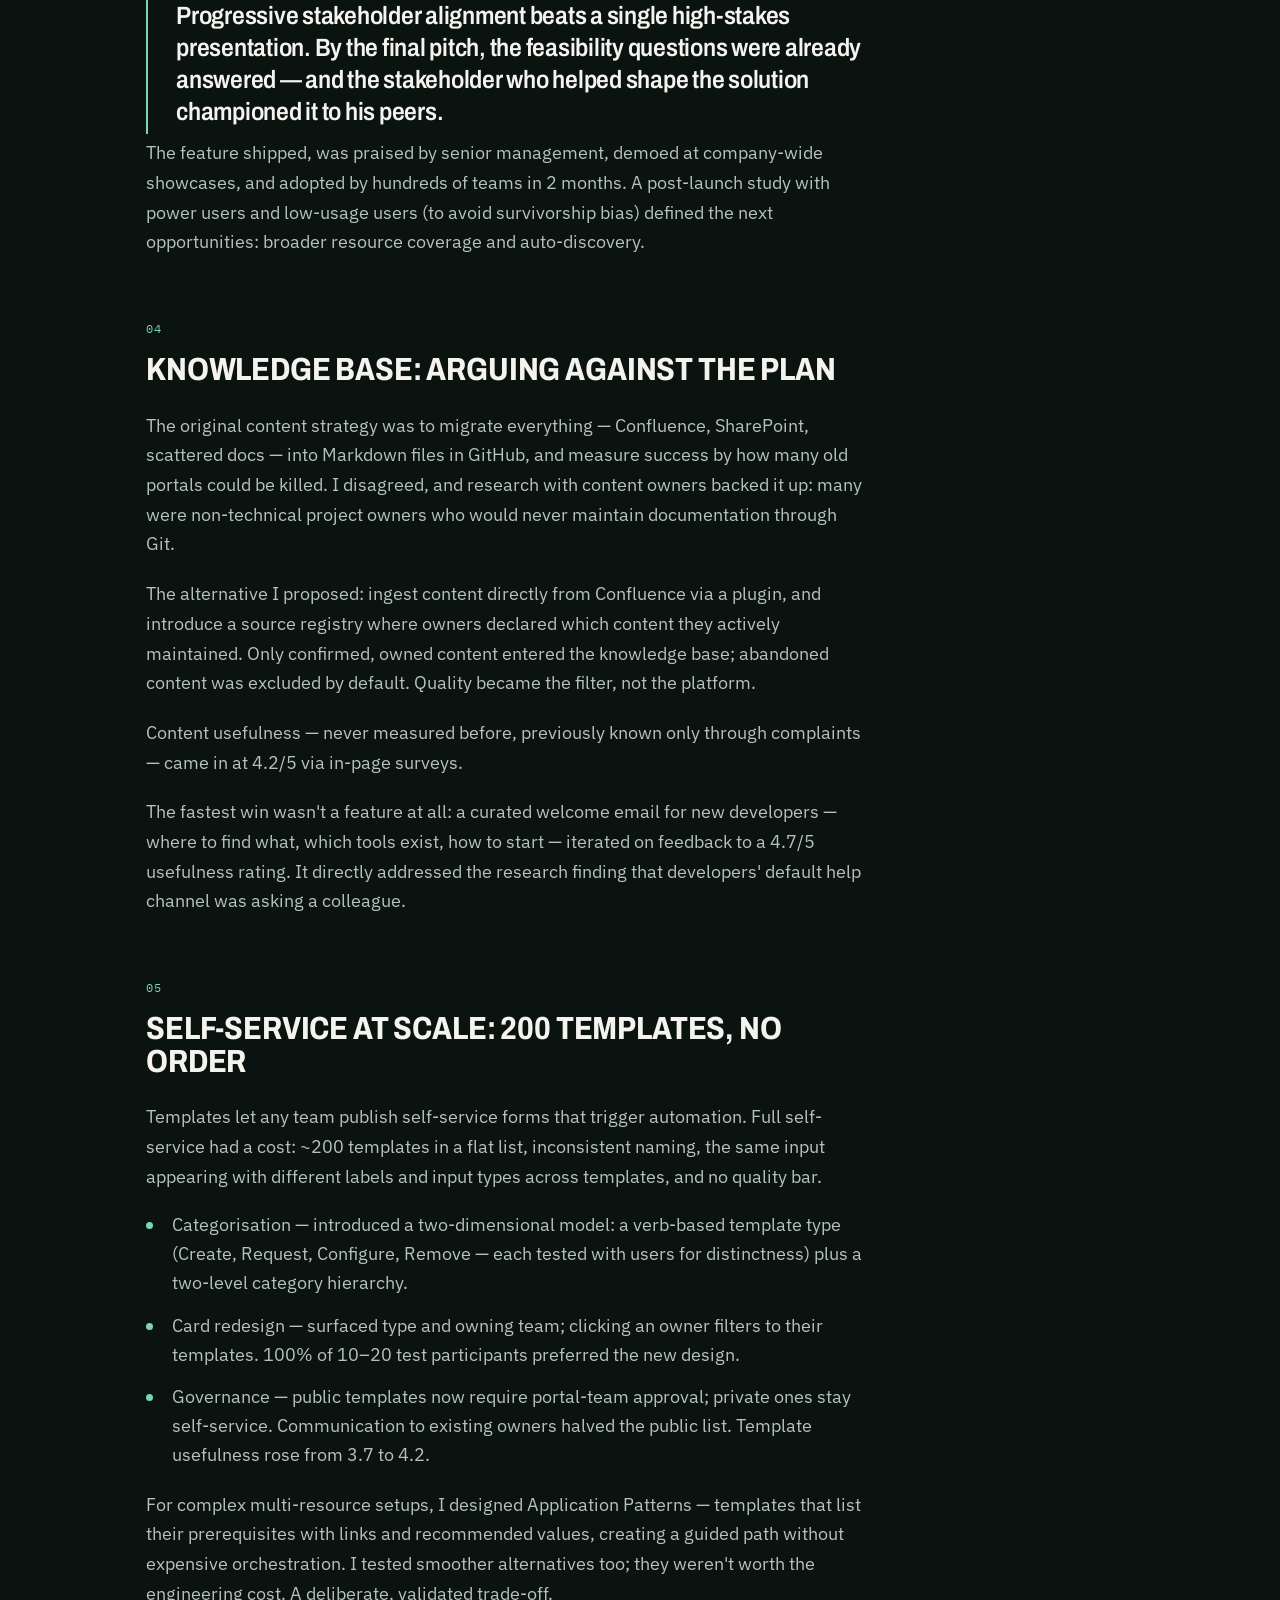
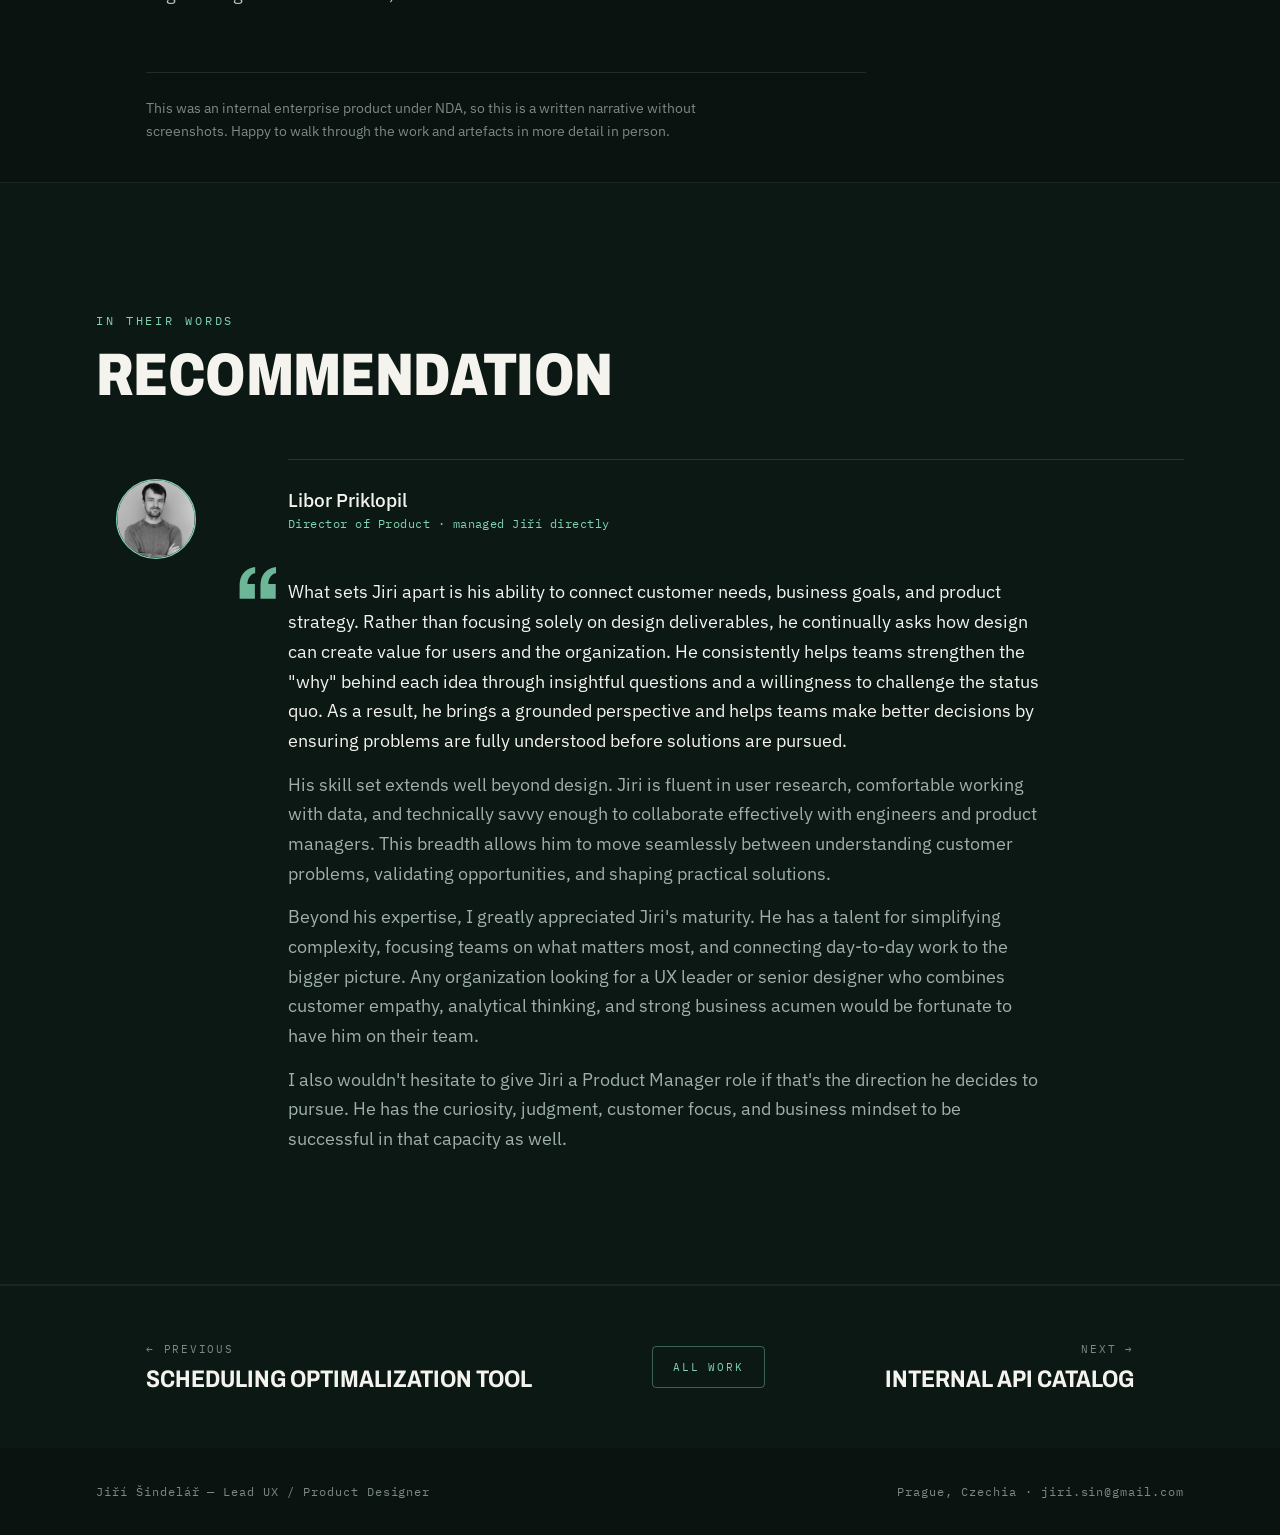
<file: developer-portal.html>
<!DOCTYPE html>
<html lang="en">
<head>
<meta charset="utf-8">
<meta name="viewport" content="width=device-width, initial-scale=1">
<title>Internal developer portal — Jiří Šindelář</title>
<link rel="icon" type="image/png" sizes="64x64" href="favicon-64.png">
<link rel="apple-touch-icon" href="apple-touch-icon.png">
<link rel="preconnect" href="https://fonts.googleapis.com">
<link rel="preconnect" href="https://fonts.gstatic.com" crossorigin>
<link rel="stylesheet" href="style.css">
</head>
<body>

<section class="cs-hero">
  <div class="cs-hero-inner">
    <div class="top-nav">
      <a class="brand" href="index.html"><span class="arrow">←</span> Jiří Šindelář</a>
      <div class="links">
        <a href="index.html#work">Work</a>
        <a href="index.html#approach">AI in my work</a>
        <a href="index.html#contact">Contact</a>
      </div>
    </div>
    <div class="cs-hero-copy">
      <div data-reveal data-reveal-delay="60" class="eyebrow">MSD · Lead Product Designer & acting PO · 2024–2026</div>
      <h1 data-reveal data-reveal-delay="160">Internal developer portal: designing the value, not just the interface</h1>
      <p data-reveal data-reveal-delay="300" class="summary">Developer onboarding took up to 90 days across a fragmented set of internal tools. I had to figure out which part of that was actually a design problem.</p>
      <div data-reveal data-reveal-delay="400" class="cs-tags">
        <span class="tag">Acting Product Owner</span>
        <span class="tag">Platform strategy</span>
        <span class="tag">Backstage</span>
      </div>
      <div data-reveal data-reveal-delay="480" style="margin-top:30px">
        <a class="btn btn-solid" href="internal-developer-portal/index.html" target="_blank" rel="noopener">Open the clickable prototype <span>→</span></a>
      </div>
    </div>
  </div>
</section>

<section class="cs-metabar">
  <div data-reveal class="cs-metabar-inner">
    <div class="cs-meta-list">
      <div><div class="label">Company</div><div class="value">MSD</div></div>
      <div><div class="label">Role</div><div class="value">Lead Product Designer & acting PO</div></div>
      <div><div class="label">Timeline</div><div class="value">2024–2026</div></div>
      <div><div class="label">Platform</div><div class="value">Backstage-based</div></div>
    </div>
    <div class="cs-metrics">
      <div class="metric-item"><div class="metric-value">100s</div><div class="metric-label">of teams adopted the Project feature in 2 months</div></div>
      <div class="metric-item"><div class="metric-value">3.7 → 4.2</div><div class="metric-label">template usefulness score (1–5)</div></div>
      <div class="metric-item"><div class="metric-value">4.7 / 5</div><div class="metric-label">developer welcome email rating</div></div>
      <div class="metric-item"><div class="metric-value">100%</div><div class="metric-label">preferred the redesigned template cards in testing</div></div>
    </div>
  </div>
</section>

<section class="cs-shot">
  <figure data-reveal>
    <a class="shot-link" href="internal-developer-portal/index.html" target="_blank" rel="noopener" aria-label="Open the clickable prototype"><img src="images/internal-developer-portal-hero.png" alt="Composition of internal developer portal screens: templates, template wizard, project team page, projects, AI hub, catalog and history"><span class="shot-cta">Open the clickable prototype <span>→</span></span></a>
    <figcaption>Portal prototype · selected screens · fictional data</figcaption>
  </figure>
</section>

<section class="cs-body">
  <div class="cs-body-inner">

    <div data-reveal class="cs-block">
      <div class="k">01</div>
      <h2>Context</h2>
      <p>Internal teams providing developer services — cloud accounts, CI/CD, artifact storage — operated in silos. A developer building something end-to-end had to deal with each team separately, each with its own requirements, naming conventions, and onboarding. It could take months. Developer onboarding alone ranged from 30 to 90 days from first day to first meaningful commit.</p>
      <p>The portal, built on the open-source Backstage framework, was created to bring this together: a knowledge base, a catalog of services and resources, and self-service templates. I was the product designer across all three — and served as acting Product Owner for four months.</p>
    </div>

    <div data-reveal class="cs-block">
      <div class="k">02</div>
      <h2>A feature that failed — and what it taught us</h2>
      <p>My first task was to ship a feature aligning infrastructure resource naming across service providers. The brief seemed obvious, the solution seemed obvious; it shipped in a sprint. Then nobody used it.</p>
      <p>Follow-up research found two reasons: the naming convention confused the developers it was meant to help, and the feature offered no value over existing channels — it was a UI wrapper around something documentation already did. Nobody had designed the value proposition, only the interface.</p>
    </div>

    <div data-reveal class="cs-block">
      <div class="k">03</div>
      <h2>The redesign: Projects</h2>
      <p>Based on that research, I designed a new concept. Initial stakeholder reception was lukewarm — implementation complexity worried people. One technically strong stakeholder saw the potential, and over several months we co-designed the UX and the technical architecture together, in constant back-and-forth: "if we build it this way, we can do X; if differently, Y."</p>
      <p>The result was the Project: creating one automatically provisions the full standardised set of resources a team needs — GitHub teams, security groups, distribution lists, accounts — with three defined roles synchronised across all of them. Add a team member once, and every group updates. And because resources are created through the portal, documentation is generated, not written.</p>
      <p>Along the way: roughly 30 user interviews, three formal usability studies testing both the UI and whether the concept itself was understandable, and continuous informal feedback sessions.</p>
      <blockquote class="cs-quote">Progressive stakeholder alignment beats a single high-stakes presentation. By the final pitch, the feasibility questions were already answered — and the stakeholder who helped shape the solution championed it to his peers.</blockquote>
      <p>The feature shipped, was praised by senior management, demoed at company-wide showcases, and adopted by hundreds of teams in 2 months. A post-launch study with power users and low-usage users (to avoid survivorship bias) defined the next opportunities: broader resource coverage and auto-discovery.</p>
    </div>

    <div data-reveal class="cs-block">
      <div class="k">04</div>
      <h2>Knowledge base: arguing against the plan</h2>
      <p>The original content strategy was to migrate everything — Confluence, SharePoint, scattered docs — into Markdown files in GitHub, and measure success by how many old portals could be killed. I disagreed, and research with content owners backed it up: many were non-technical project owners who would never maintain documentation through Git.</p>
      <p>The alternative I proposed: ingest content directly from Confluence via a plugin, and introduce a source registry where owners declared which content they actively maintained. Only confirmed, owned content entered the knowledge base; abandoned content was excluded by default. Quality became the filter, not the platform.</p>
      <p>Content usefulness — never measured before, previously known only through complaints — came in at 4.2/5 via in-page surveys.</p>
      <p>The fastest win wasn't a feature at all: a curated welcome email for new developers — where to find what, which tools exist, how to start — iterated on feedback to a 4.7/5 usefulness rating. It directly addressed the research finding that developers' default help channel was asking a colleague.</p>
    </div>

    <div data-reveal class="cs-block">
      <div class="k">05</div>
      <h2>Self-service at scale: 200 templates, no order</h2>
      <p>Templates let any team publish self-service forms that trigger automation. Full self-service had a cost: ~200 templates in a flat list, inconsistent naming, the same input appearing with different labels and input types across templates, and no quality bar.</p>
      <ul>
        <li>Categorisation — introduced a two-dimensional model: a verb-based template type (Create, Request, Configure, Remove — each tested with users for distinctness) plus a two-level category hierarchy.</li>
        <li>Card redesign — surfaced type and owning team; clicking an owner filters to their templates. 100% of 10–20 test participants preferred the new design.</li>
        <li>Governance — public templates now require portal-team approval; private ones stay self-service. Communication to existing owners halved the public list. Template usefulness rose from 3.7 to 4.2.</li>
      </ul>
      <p>For complex multi-resource setups, I designed Application Patterns — templates that list their prerequisites with links and recommended values, creating a guided path without expensive orchestration. I tested smoother alternatives too; they weren't worth the engineering cost. A deliberate, validated trade-off.</p>
    </div>

    <div class="cs-nda-note">
      <p>This was an internal enterprise product under NDA, so this is a written narrative without screenshots. Happy to walk through the work and artefacts in more detail in person.</p>
    </div>
  </div>
</section>

<section class="recs-section">
<div class="recs-inner">
  <div data-reveal class="eyebrow">In their words</div>
  <h2 data-reveal data-reveal-delay="100" class="display-h2">Recommendation</h2>
  <div data-reveal class="rec-layout">
    <div class="rec-tabs">
      <span class="rec-solo"><img src="images/rec-libor.jpg" alt="Libor Priklopil"></span>
    </div>
    <div class="rec-panels">
      <figure class="rec is-active">
        <figcaption>
          <div class="name"><a href="https://www.linkedin.com/in/libor-priklopil/" target="_blank" rel="noopener">Libor Priklopil</a></div>
          <div class="role">Director of Product · managed Jiří directly</div>
        </figcaption>
        <blockquote>
          <p>What sets Jiri apart is his ability to connect customer needs, business goals, and product strategy. Rather than focusing solely on design deliverables, he continually asks how design can create value for users and the organization. He consistently helps teams strengthen the "why" behind each idea through insightful questions and a willingness to challenge the status quo. As a result, he brings a grounded perspective and helps teams make better decisions by ensuring problems are fully understood before solutions are pursued.</p>
          <p>His skill set extends well beyond design. Jiri is fluent in user research, comfortable working with data, and technically savvy enough to collaborate effectively with engineers and product managers. This breadth allows him to move seamlessly between understanding customer problems, validating opportunities, and shaping practical solutions.</p>
          <p>Beyond his expertise, I greatly appreciated Jiri's maturity. He has a talent for simplifying complexity, focusing teams on what matters most, and connecting day-to-day work to the bigger picture. Any organization looking for a UX leader or senior designer who combines customer empathy, analytical thinking, and strong business acumen would be fortunate to have him on their team.</p>
          <p>I also wouldn't hesitate to give Jiri a Product Manager role if that's the direction he decides to pursue. He has the curiosity, judgment, customer focus, and business mindset to be successful in that capacity as well.</p>
        </blockquote>
      </figure>
    </div>
  </div>
</div>
</section>

<section class="cs-prevnext">
  <div data-reveal class="cs-prevnext-inner">
    <a class="side prev" href="drug-scheduling.html">
      <span class="side-label">← Previous</span>
      <span class="side-title">Scheduling optimalization tool</span>
    </a>
    <a class="cs-allwork" href="index.html#work">All work</a>
    <a class="side next" href="api-portal.html">
      <span class="side-label">Next →</span>
      <span class="side-title">Internal API catalog</span>
    </a>
  </div>
</section>

<footer class="site">
  <div>Jiří Šindelář — Lead UX / Product Designer</div>
  <div>Prague, Czechia · jiri.sin@gmail.com</div>
</footer>

<script src="script.js"></script>
</body>
</html>
</file>
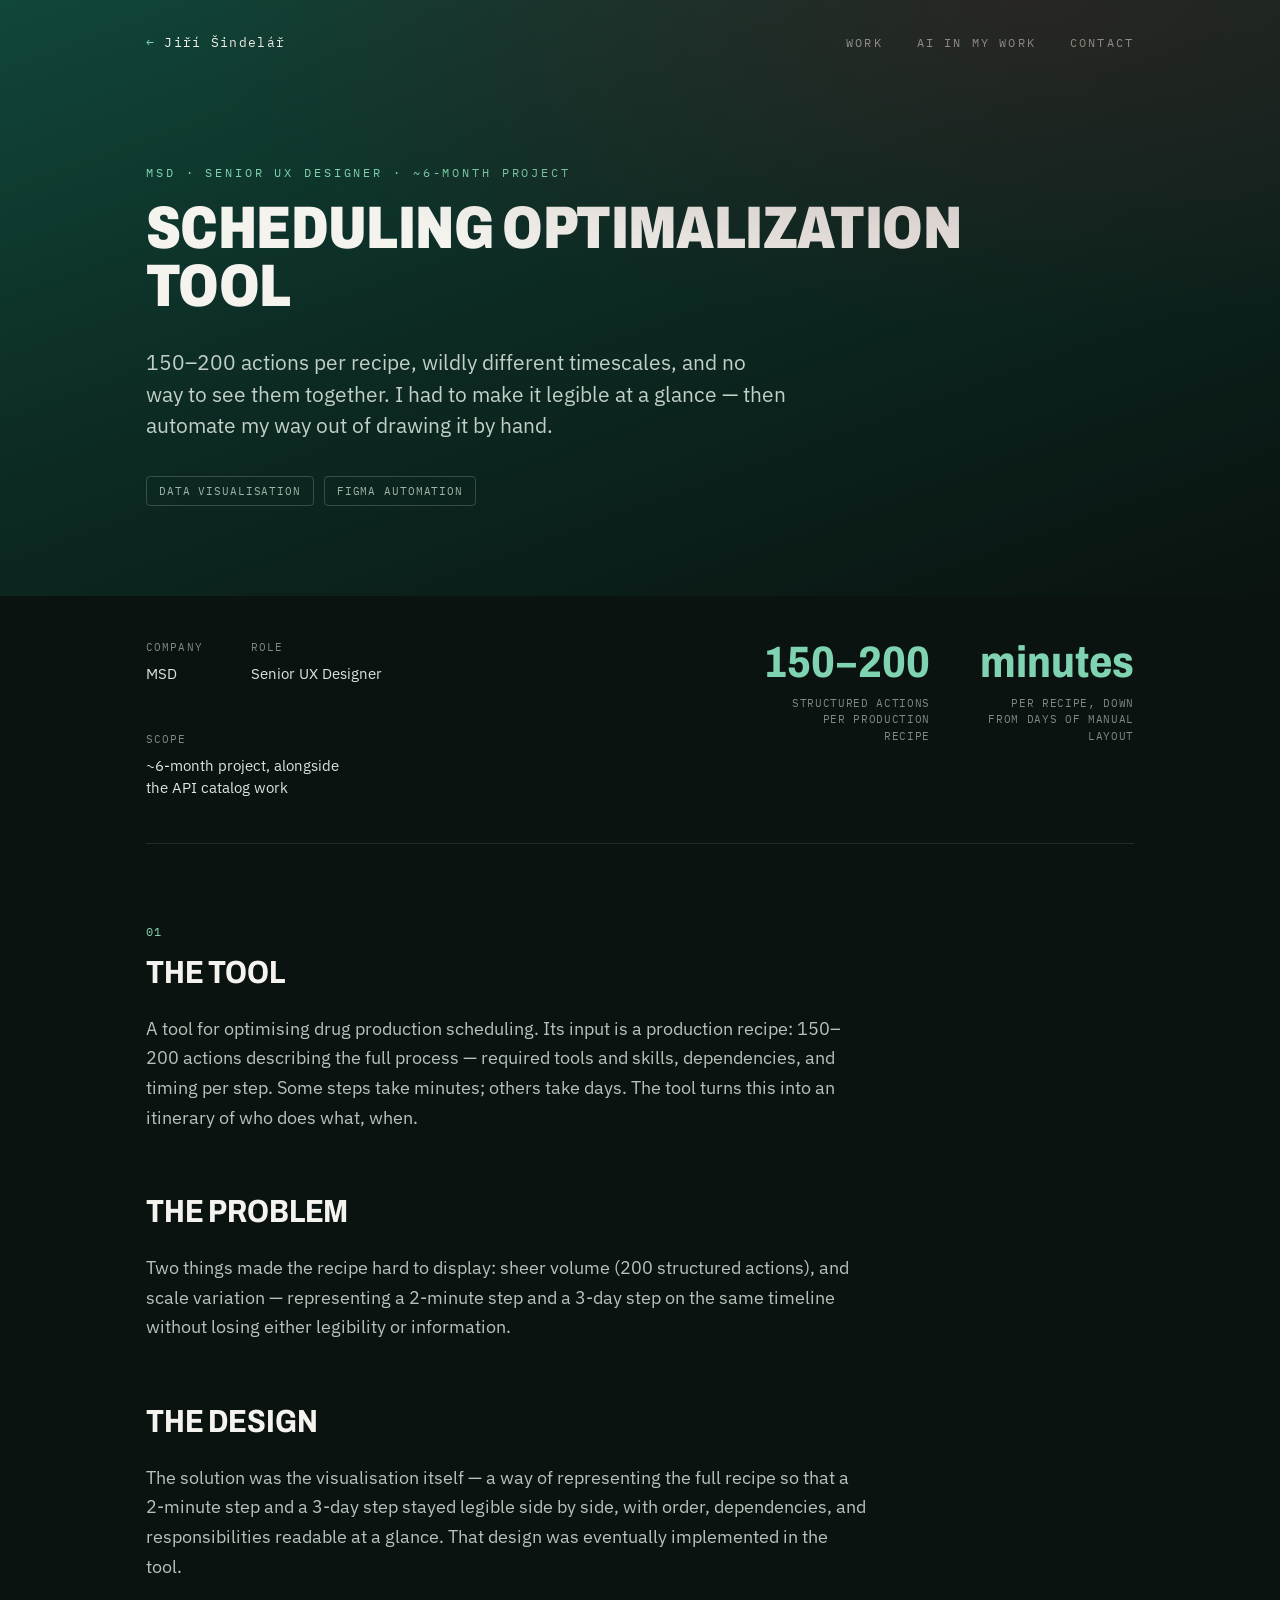
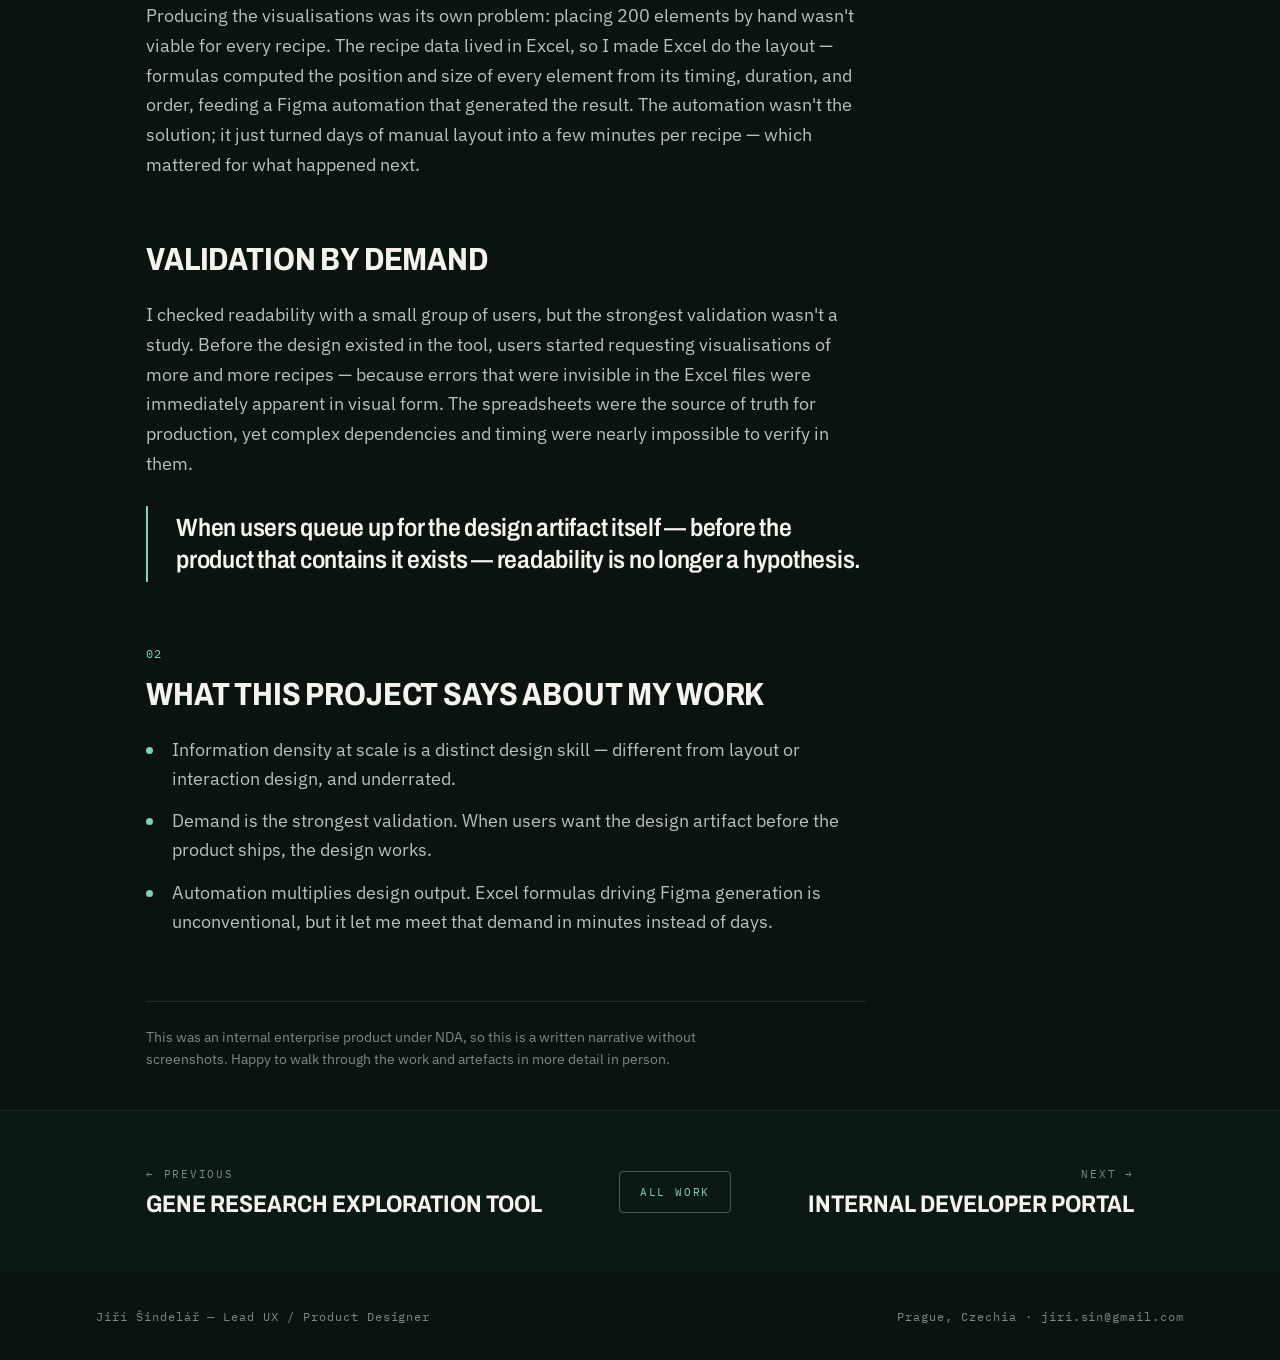
<file: drug-scheduling.html>
<!DOCTYPE html>
<html lang="en">
<head>
<meta charset="utf-8">
<meta name="viewport" content="width=device-width, initial-scale=1">
<title>Scheduling optimalization tool — Jiří Šindelář</title>
<link rel="icon" type="image/png" sizes="64x64" href="favicon-64.png">
<link rel="apple-touch-icon" href="apple-touch-icon.png">
<link rel="preconnect" href="https://fonts.googleapis.com">
<link rel="preconnect" href="https://fonts.gstatic.com" crossorigin>
<link rel="stylesheet" href="style.css">
</head>
<body>

<section class="cs-hero">
  <div class="cs-hero-inner">
    <div class="top-nav">
      <a class="brand" href="index.html"><span class="arrow">←</span> Jiří Šindelář</a>
      <div class="links">
        <a href="index.html#work">Work</a>
        <a href="index.html#approach">AI in my work</a>
        <a href="index.html#contact">Contact</a>
      </div>
    </div>
    <div class="cs-hero-copy">
      <div data-reveal data-reveal-delay="60" class="eyebrow">MSD · Senior UX Designer · ~6-month project</div>
      <h1 data-reveal data-reveal-delay="160">Scheduling optimalization tool</h1>
      <p data-reveal data-reveal-delay="300" class="summary">150–200 actions per recipe, wildly different timescales, and no way to see them together. I had to make it legible at a glance — then automate my way out of drawing it by hand.</p>
      <div data-reveal data-reveal-delay="400" class="cs-tags">
        <span class="tag">Data visualisation</span>
        <span class="tag">Figma automation</span>
      </div>
    </div>
  </div>
</section>

<section class="cs-metabar">
  <div data-reveal class="cs-metabar-inner">
    <div class="cs-meta-list">
      <div><div class="label">Company</div><div class="value">MSD</div></div>
      <div><div class="label">Role</div><div class="value">Senior UX Designer</div></div>
      <div><div class="label">Scope</div><div class="value">~6-month project, alongside the API catalog work</div></div>
    </div>
    <div class="cs-metrics">
      <div class="metric-item"><div class="metric-value">150–200</div><div class="metric-label">structured actions per production recipe</div></div>
      <div class="metric-item"><div class="metric-value">minutes</div><div class="metric-label">per recipe, down from days of manual layout</div></div>
    </div>
  </div>
</section>

<section class="cs-body">
  <div class="cs-body-inner">

    <div data-reveal class="cs-block">
      <div class="k">01</div>
      <h2>The tool</h2>
      <p>A tool for optimising drug production scheduling. Its input is a production recipe: 150–200 actions describing the full process — required tools and skills, dependencies, and timing per step. Some steps take minutes; others take days. The tool turns this into an itinerary of who does what, when.</p>
    </div>

    <div data-reveal class="cs-block">
      <h2>The problem</h2>
      <p>Two things made the recipe hard to display: sheer volume (200 structured actions), and scale variation — representing a 2-minute step and a 3-day step on the same timeline without losing either legibility or information.</p>
    </div>

    <div data-reveal class="cs-block">
      <h2>The design</h2>
      <p>The solution was the visualisation itself — a way of representing the full recipe so that a 2-minute step and a 3-day step stayed legible side by side, with order, dependencies, and responsibilities readable at a glance. That design was eventually implemented in the tool.</p>
      <p>Producing the visualisations was its own problem: placing 200 elements by hand wasn't viable for every recipe. The recipe data lived in Excel, so I made Excel do the layout — formulas computed the position and size of every element from its timing, duration, and order, feeding a Figma automation that generated the result. The automation wasn't the solution; it just turned days of manual layout into a few minutes per recipe — which mattered for what happened next.</p>
    </div>

    <div data-reveal class="cs-block">
      <h2>Validation by demand</h2>
      <p>I checked readability with a small group of users, but the strongest validation wasn't a study. Before the design existed in the tool, users started requesting visualisations of more and more recipes — because errors that were invisible in the Excel files were immediately apparent in visual form. The spreadsheets were the source of truth for production, yet complex dependencies and timing were nearly impossible to verify in them.</p>
      <blockquote class="cs-quote">When users queue up for the design artifact itself — before the product that contains it exists — readability is no longer a hypothesis.</blockquote>
    </div>

    <div data-reveal class="cs-block">
      <div class="k">02</div>
      <h2>What this project says about my work</h2>
      <ul>
        <li>Information density at scale is a distinct design skill — different from layout or interaction design, and underrated.</li>
        <li>Demand is the strongest validation. When users want the design artifact before the product ships, the design works.</li>
        <li>Automation multiplies design output. Excel formulas driving Figma generation is unconventional, but it let me meet that demand in minutes instead of days.</li>
      </ul>
    </div>

    <div class="cs-nda-note">
      <p>This was an internal enterprise product under NDA, so this is a written narrative without screenshots. Happy to walk through the work and artefacts in more detail in person.</p>
    </div>
  </div>
</section>

<section class="cs-prevnext">
  <div data-reveal class="cs-prevnext-inner">
    <a class="side prev" href="gene-research.html">
      <span class="side-label">← Previous</span>
      <span class="side-title">Gene research exploration tool</span>
    </a>
    <a class="cs-allwork" href="index.html#work">All work</a>
    <a class="side next" href="developer-portal.html">
      <span class="side-label">Next →</span>
      <span class="side-title">Internal developer portal</span>
    </a>
  </div>
</section>

<footer class="site">
  <div>Jiří Šindelář — Lead UX / Product Designer</div>
  <div>Prague, Czechia · jiri.sin@gmail.com</div>
</footer>

<script src="script.js"></script>
</body>
</html>
</file>
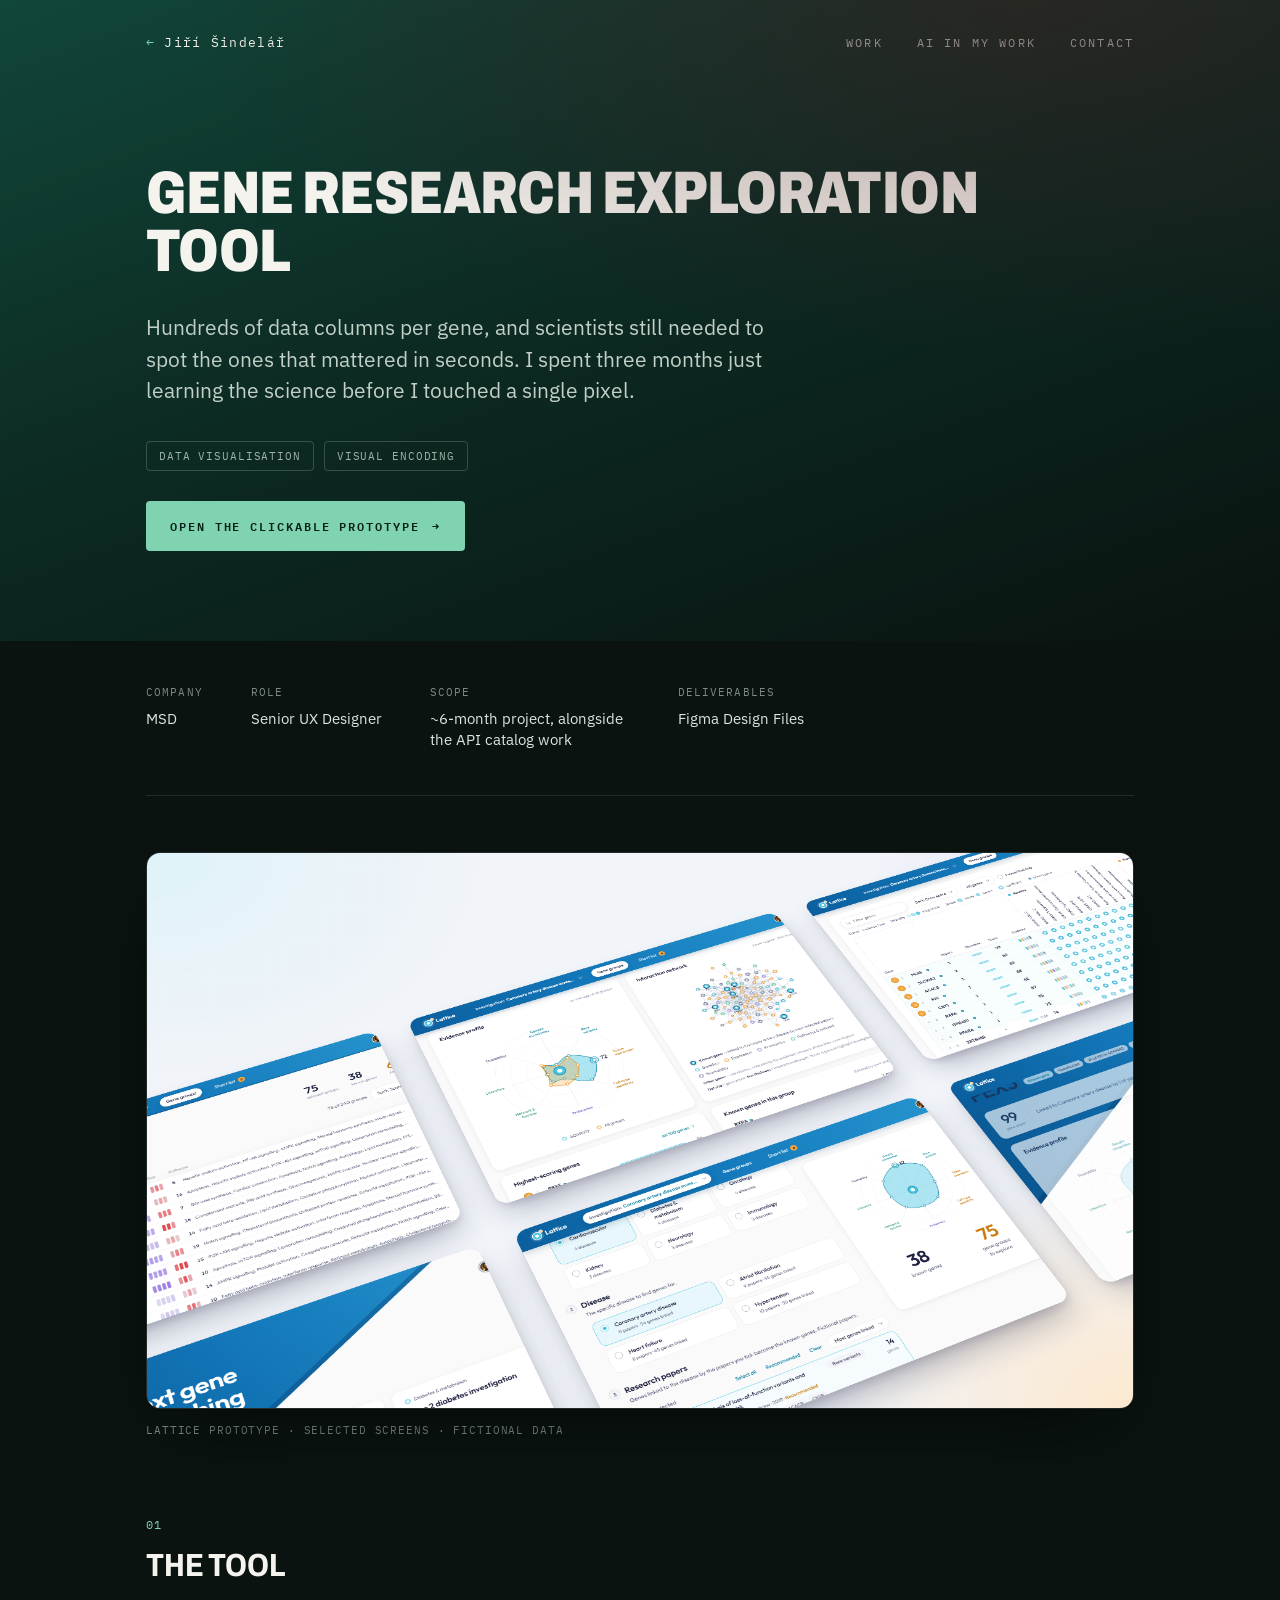
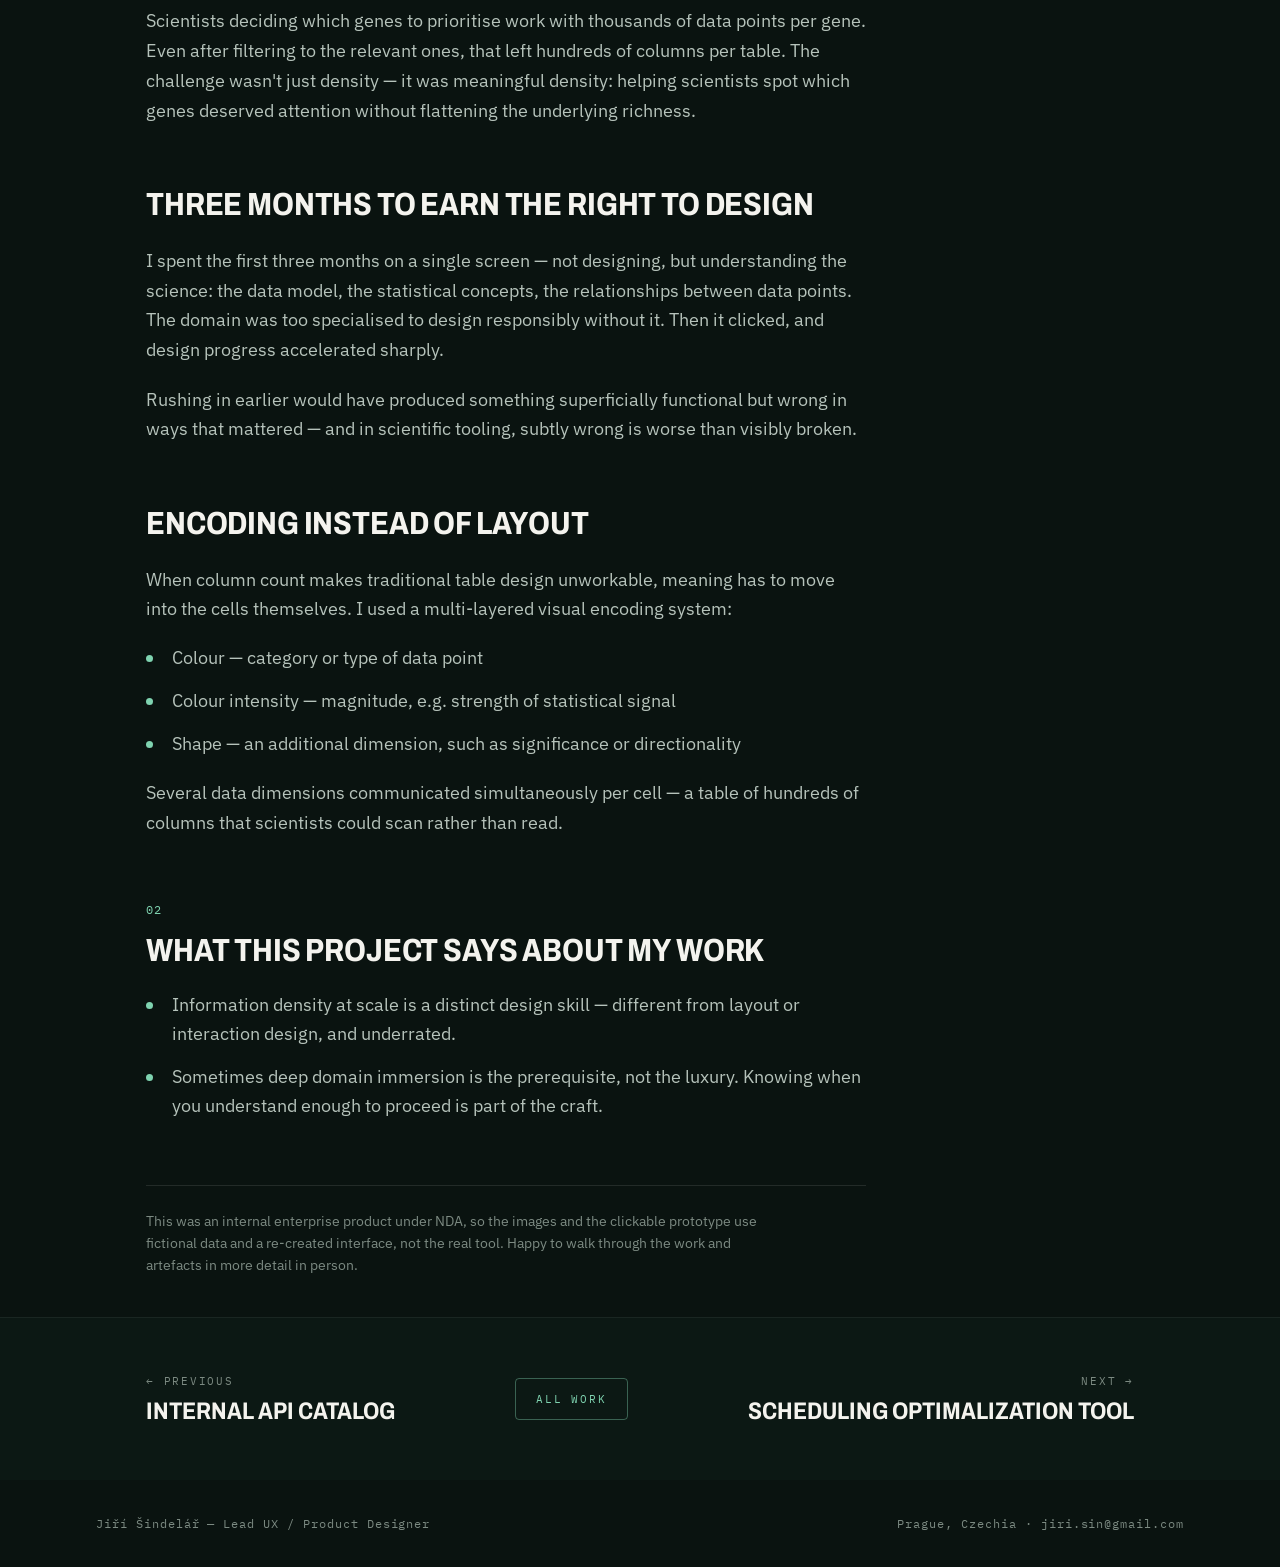
<file: gene-research.html>
<!DOCTYPE html>
<html lang="en">
<head>
<meta charset="utf-8">
<meta name="viewport" content="width=device-width, initial-scale=1">
<title>Gene research exploration tool — Jiří Šindelář</title>
<link rel="icon" type="image/png" sizes="64x64" href="favicon-64.png">
<link rel="apple-touch-icon" href="apple-touch-icon.png">
<link rel="preconnect" href="https://fonts.googleapis.com">
<link rel="preconnect" href="https://fonts.gstatic.com" crossorigin>
<link rel="stylesheet" href="style.css">
</head>
<body>

<section class="cs-hero">
  <div class="cs-hero-inner">
    <div class="top-nav">
      <a class="brand" href="index.html"><span class="arrow">←</span> Jiří Šindelář</a>
      <div class="links">
        <a href="index.html#work">Work</a>
        <a href="index.html#approach">AI in my work</a>
        <a href="index.html#contact">Contact</a>
      </div>
    </div>
    <div class="cs-hero-copy">
      <h1 data-reveal data-reveal-delay="160">Gene research exploration tool</h1>
      <p data-reveal data-reveal-delay="300" class="summary">Hundreds of data columns per gene, and scientists still needed to spot the ones that mattered in seconds. I spent three months just learning the science before I touched a single pixel.</p>
      <div data-reveal data-reveal-delay="400" class="cs-tags">
        <span class="tag">Data visualisation</span>
        <span class="tag">Visual encoding</span>
      </div>
      <div data-reveal data-reveal-delay="480" style="margin-top:30px">
        <a class="btn btn-solid" href="gene-explorer/index.html" target="_blank" rel="noopener">Open the clickable prototype <span>→</span></a>
      </div>
    </div>
  </div>
</section>

<section class="cs-metabar">
  <div data-reveal class="cs-metabar-inner" style="grid-template-columns:1fr">
    <div class="cs-meta-list">
      <div><div class="label">Company</div><div class="value">MSD</div></div>
      <div><div class="label">Role</div><div class="value">Senior UX Designer</div></div>
      <div><div class="label">Scope</div><div class="value">~6-month project, alongside the API catalog work</div></div>
      <div><div class="label">Deliverables</div><div class="value">Figma Design Files</div></div>
    </div>
  </div>
</section>

<section class="cs-shot">
  <figure data-reveal>
    <a class="shot-link" href="gene-explorer/index.html" target="_blank" rel="noopener" aria-label="Open the clickable prototype"><img src="images/gene-explorer-hero.png" alt="Composition of Lattice prototype screens: gene groups, group overview, setup and gene evidence matrix"><span class="shot-cta">Open the clickable prototype <span>→</span></span></a>
    <figcaption>Lattice prototype · selected screens · fictional data</figcaption>
  </figure>
</section>

<section class="cs-body">
  <div class="cs-body-inner">

    <div data-reveal class="cs-block">
      <div class="k">01</div>
      <h2>The tool</h2>
      <p>Scientists deciding which genes to prioritise work with thousands of data points per gene. Even after filtering to the relevant ones, that left hundreds of columns per table. The challenge wasn't just density — it was meaningful density: helping scientists spot which genes deserved attention without flattening the underlying richness.</p>
    </div>

    <div data-reveal class="cs-block">
      <h2>Three months to earn the right to design</h2>
      <p>I spent the first three months on a single screen — not designing, but understanding the science: the data model, the statistical concepts, the relationships between data points. The domain was too specialised to design responsibly without it. Then it clicked, and design progress accelerated sharply.</p>
      <p>Rushing in earlier would have produced something superficially functional but wrong in ways that mattered — and in scientific tooling, subtly wrong is worse than visibly broken.</p>
    </div>

    <div data-reveal class="cs-block">
      <h2>Encoding instead of layout</h2>
      <p>When column count makes traditional table design unworkable, meaning has to move into the cells themselves. I used a multi-layered visual encoding system:</p>
      <ul>
        <li>Colour — category or type of data point</li>
        <li>Colour intensity — magnitude, e.g. strength of statistical signal</li>
        <li>Shape — an additional dimension, such as significance or directionality</li>
      </ul>
      <p>Several data dimensions communicated simultaneously per cell — a table of hundreds of columns that scientists could scan rather than read.</p>
    </div>

    <div data-reveal class="cs-block">
      <div class="k">02</div>
      <h2>What this project says about my work</h2>
      <ul>
        <li>Information density at scale is a distinct design skill — different from layout or interaction design, and underrated.</li>
        <li>Sometimes deep domain immersion is the prerequisite, not the luxury. Knowing when you understand enough to proceed is part of the craft.</li>
      </ul>
    </div>

    <div class="cs-nda-note">
      <p>This was an internal enterprise product under NDA, so the images and the clickable prototype use fictional data and a re-created interface, not the real tool. Happy to walk through the work and artefacts in more detail in person.</p>
    </div>
  </div>
</section>

<section class="cs-prevnext">
  <div data-reveal class="cs-prevnext-inner">
    <a class="side prev" href="api-portal.html">
      <span class="side-label">← Previous</span>
      <span class="side-title">Internal API catalog</span>
    </a>
    <a class="cs-allwork" href="index.html#work">All work</a>
    <a class="side next" href="drug-scheduling.html">
      <span class="side-label">Next →</span>
      <span class="side-title">Scheduling optimalization tool</span>
    </a>
  </div>
</section>

<footer class="site">
  <div>Jiří Šindelář — Lead UX / Product Designer</div>
  <div>Prague, Czechia · jiri.sin@gmail.com</div>
</footer>

<script src="script.js"></script>
</body>
</html>
</file>
<file: style.css>
/* Jiří Šindelář — portfolio v2 */

@import url('https://fonts.googleapis.com/css2?family=Archivo:wdth,wght@62..125,400..900&family=IBM+Plex+Mono:wght@400;500;600&family=IBM+Plex+Sans:wght@400;500&display=swap');

:root {
  --bg: #0a1310;
  --bg-alt: #0c1814;
  --fg: #f4f3ee;
  --muted: #aebbb3;
  --muted2: #9fb0a8;
  --faint: #7c8a82;
  --line: rgba(255, 255, 255, .1);
  --line-soft: rgba(255, 255, 255, .06);
  --accent: #7fd3b0;
  --accent-hover: #95e1c2;
  --accent-ink: #08221b;
  --nda-accent: #f3b8dd;

  --font-display: 'Archivo', sans-serif;
  --font-mono: 'IBM Plex Mono', monospace;
  --font-body: 'IBM Plex Sans', sans-serif;
}

* { box-sizing: border-box; }
html, body { margin: 0; }
html { scroll-behavior: smooth; }
a { color: inherit; text-decoration: none; }
::selection { background: var(--accent); color: var(--accent-ink); }

body {
  background: var(--bg);
  color: var(--fg);
  font-family: var(--font-body);
  width: 100%;
  overflow-x: hidden;
}

.wrap {
  max-width: 1200px;
  margin: 0 auto;
  padding: 0 56px;
}

.eyebrow {
  font-family: var(--font-mono);
  font-size: 12px;
  letter-spacing: .24em;
  text-transform: uppercase;
  color: var(--accent);
  margin-bottom: 20px;
}

.display-h1, .display-h2, .display-h3 {
  margin: 0;
  font-family: var(--font-display);
  text-transform: uppercase;
  letter-spacing: -.01em;
  color: var(--fg);
}
.display-h1 { font-variation-settings: 'wdth' 76, 'wght' 880; font-size: 90px; line-height: .9; }
.display-h2 { font-variation-settings: 'wdth' 80, 'wght' 840; font-size: 60px; line-height: .92; }
.display-h3 { font-variation-settings: 'wdth' 82, 'wght' 760; font-size: 38px; line-height: .96; letter-spacing: -.005em; }

.body-text { font-family: var(--font-body); font-size: 17px; line-height: 1.55; color: var(--muted); }

/* ---------- Nav (shared by hero + case study header) ---------- */
.top-nav {
  display: flex; justify-content: space-between; align-items: center;
  padding: 34px 0;
}
.top-nav .brand {
  font-family: var(--font-mono); font-size: 13px; letter-spacing: .1em;
  display: inline-flex; gap: 9px; align-items: center;
}
.top-nav .brand .arrow { color: var(--accent); }
.top-nav .links {
  display: flex; gap: 34px;
  font-family: var(--font-mono); font-size: 12px; letter-spacing: .18em;
  text-transform: uppercase; color: #bcccc4;
}
.top-nav .links a { transition: color .2s ease; }
.top-nav .links a:hover { color: var(--accent); }

/* ---------- Hero (home) ---------- */
.hero {
  position: relative; width: 100%; min-height: 100vh; overflow: hidden;
  background: linear-gradient(135deg, #11463a 0%, #0c2a23 40%, #0b1511 62%, #2c1214 84%, #481a1c 100%);
}
.hero .portrait {
  position: absolute; top: 0; right: 0; height: 100%; width: 60%; max-width: 880px;
  object-fit: cover; object-position: center 22%;
  filter: grayscale(1) contrast(1.05) brightness(.95);
  -webkit-mask-image: linear-gradient(to right, transparent 0%, #000 34%, #000 100%);
  mask-image: linear-gradient(to right, transparent 0%, #000 34%, #000 100%);
  transform-origin: 62% 50%;
  animation: heroZoom 2.4s cubic-bezier(.16,1,.3,1) both;
}
@keyframes heroZoom { from { transform: scale(1.09); } to { transform: scale(1); } }
.hero .glow {
  position: absolute; top: -8%; left: 5%; width: 520px; height: 520px; border-radius: 50%;
  background: radial-gradient(circle, rgba(127,211,176,.16), transparent 70%);
  animation: glowDrift 15s ease-in-out infinite; pointer-events: none;
}
@keyframes glowDrift { 0% { transform: translate(0,0) scale(1); } 50% { transform: translate(5%,4%) scale(1.16); } 100% { transform: translate(0,0) scale(1); } }
.hero .fade-right { position: absolute; inset: 0; background: linear-gradient(to right, rgba(7,18,15,.92) 14%, rgba(7,18,15,.5) 40%, rgba(7,18,15,0) 66%); pointer-events: none; }
.hero .fade-top { position: absolute; inset: 0; background: linear-gradient(to top, rgba(8,15,12,.9) 0%, rgba(8,15,12,0) 42%); pointer-events: none; }
.hero .vignette { position: absolute; inset: 0; background: radial-gradient(125% 120% at 50% 42%, transparent 52%, rgba(0,0,0,.5) 100%); pointer-events: none; }
.hero-inner { position: relative; max-width: 1200px; margin: 0 auto; padding: 0 56px; height: 100vh; min-height: 760px; z-index: 4; }
.hero-copy { position: absolute; left: 56px; bottom: 96px; max-width: 900px; }
.hero-copy p.lede { margin: 30px 0 0; font-size: 18px; line-height: 1.55; color: #aebbb3; max-width: 430px; }
.hero-actions { display: flex; gap: 14px; margin-top: 36px; }
.btn {
  display: inline-flex; align-items: center; gap: 12px;
  font-family: var(--font-mono); font-size: 12px; letter-spacing: .16em; text-transform: uppercase;
  padding: 15px 24px; border-radius: 4px; font-weight: 600;
  transition: transform .25s ease, background .25s ease, box-shadow .25s ease, border-color .25s ease, color .25s ease;
}
.btn-solid { background: var(--accent); color: var(--accent-ink); }
.btn-solid:hover { transform: translateY(-2px); background: var(--accent-hover); box-shadow: 0 12px 30px -12px rgba(127,211,176,.55); }
.btn-outline { border: 1px solid rgba(255,255,255,.22); color: var(--fg); }
.btn-outline:hover { border-color: var(--accent); color: var(--accent); transform: translateY(-2px); }

/* ---------- Work / case studies ---------- */
.work-section { max-width: 1200px; margin: 0 auto; padding: 0 56px 40px; }
.work-header {
  display: flex; justify-content: space-between; align-items: flex-end; gap: 40px;
  flex-wrap: wrap; margin-bottom: 56px;
}

/* NDA banner — full-bleed, prominent */
.nda-banner-wrap { width: 100vw; margin-left: calc(50% - 50vw); margin-bottom: 72px; }
.nda-banner {
  position: relative; overflow: hidden;
  background: linear-gradient(135deg, #3a1030 0%, #5c1a3d 38%, #7a1f2e 68%, #481a1c 100%);
  padding: 56px 0;
}
.nda-banner::after {
  content: ''; position: absolute; inset: 0;
  background: radial-gradient(120% 140% at 85% 0%, rgba(243,184,221,.16), transparent 60%);
  pointer-events: none;
}
.nda-banner-inner { position: relative; max-width: 1200px; margin: 0 auto; padding: 0 56px; }
.nda-eyebrow {
  font-family: var(--font-mono); font-size: 12px; letter-spacing: .24em; text-transform: uppercase;
  color: var(--nda-accent); margin-bottom: 20px;
}
.nda-headline {
  margin: 0 0 20px; font-family: var(--font-display); font-variation-settings: 'wdth' 80, 'wght' 800;
  text-transform: uppercase; font-size: 42px; line-height: 1.04; letter-spacing: -.01em; color: var(--fg);
  max-width: 780px;
}
.nda-body {
  margin: 0; font-size: 18px; line-height: 1.6; color: #eddce6; max-width: 640px;
}
.nda-body strong { color: var(--fg); font-weight: 600; }

/* carousel nav (arrows) */
.carousel-nav { display: flex; gap: 10px; flex-shrink: 0; }
.carousel-arrow {
  width: 44px; height: 44px; border-radius: 50%;
  border: 1px solid rgba(255,255,255,.22); background: transparent; color: var(--fg);
  font-family: var(--font-mono); font-size: 16px; cursor: pointer;
  display: flex; align-items: center; justify-content: center;
  transition: border-color .25s ease, color .25s ease, transform .2s ease, opacity .25s ease;
}
.carousel-arrow:hover { border-color: var(--accent); color: var(--accent); transform: translateY(-2px); }
.carousel-arrow:disabled { opacity: .35; cursor: default; transform: none; border-color: rgba(255,255,255,.22); color: var(--fg); }

/* carousel — full-bleed so side cards aren't boxed in by the 1200px column;
   padding-left keeps the first card aligned with the section heading above it */
.carousel-wrap {
  --carousel-inset: max(56px, calc(50vw - 600px + 56px));
  width: 100vw; 
  margin-left: calc(50% - 50vw);
  overflow-x: auto; scroll-behavior: smooth; scroll-snap-type: x proximity;
  scroll-padding-left: var(--carousel-inset);
  -webkit-overflow-scrolling: touch;
  scrollbar-width: none; -ms-overflow-style: none;
  padding-top: 4px;
}
.carousel-wrap::-webkit-scrollbar { display: none; }
.carousel {
  display: grid;
  grid-auto-flow: column;
  grid-auto-columns: 360px;
  gap: 24px;
  padding: 0 0 8px var(--carousel-inset);
}
/* Real element instead of trailing padding — browsers don't reliably include
   a scroll container's end-padding in scrollWidth, so padding alone can't
   guarantee scroll room on the right. */
.carousel-spacer { width: var(--carousel-inset); height: 1px; }
.case-card {
  position: relative; 
  z-index: 0; 
  scroll-snap-align: start;
  width: 360px;
  display: flex; 
  flex-direction: column; 
  justify-content: space-between;
  border: 1px solid var(--line); 
  border-radius: 10px; 
  padding: 32px 28px;
  background: rgba(255,255,255,.02);
  transition: background .3s ease, transform .3s ease, border-color .3s ease;
}
.case-card::before {
  content: ''; position: absolute; z-index: -1; top: -1px; left: 0; right: 0; height: 140px;
  background: radial-gradient(20% 100% at 39px 0%, rgba(127,211,176,.22), transparent 70%);
  opacity: .8; transition: opacity .3s ease;
  border-radius: 10px; 
}
.case-card::after {
  content: ''; position: absolute; z-index: -1; top: -1px; left: 27px; width: 20px; height: 1px;
  background: rgba(127,211,176,1);
}
.case-card:hover { background: rgba(127,211,176,.04); border-color: rgba(127,211,176,.3); transform: translateY(-4px); }
.case-card:hover::before { opacity: 1; }
.case-card .n { font-family: var(--font-mono); font-size: 14px; color: var(--accent); margin-bottom: 20px; }
.case-card h3 {
  margin: 0 0 14px; font-family: var(--font-display); font-variation-settings: 'wdth' 82, 'wght' 740;
  text-transform: uppercase; font-size: 25px; line-height: 1.05; letter-spacing: -.005em; color: var(--fg);
}
.case-card p { margin: 0 0 20px; font-size: 15px; line-height: 1.55; color: var(--muted); flex-grow: 1; }
.case-card .tags { display: flex; gap: 8px; flex-wrap: wrap; margin-bottom: 24px; }
.case-card .tag {
  font-family: var(--font-mono); font-size: 10.5px; letter-spacing: .06em; text-transform: uppercase;
  color: #9fb3a9; border: 1px solid rgba(255,255,255,.16); padding: 6px 10px; border-radius: 4px;
}
.case-card .metric { font-family: var(--font-display); font-variation-settings: 'wdth' 86, 'wght' 760; font-size: 32px; line-height: 1; color: var(--accent); margin-bottom: 8px; }
.case-card .metric-label { font-family: var(--font-mono); font-size: 10.5px; letter-spacing: .06em; text-transform: uppercase; color: var(--faint); line-height: 1.5; margin-bottom: 20px; }
.case-card .read { font-family: var(--font-mono); font-size: 11.5px; letter-spacing: .12em; text-transform: uppercase; color: var(--fg); display: inline-flex; gap: 9px; align-items: center; }
.case-card .read .arrow { color: var(--accent); }

/* ---------- Recommendations ---------- */
.recs-section { background: var(--bg-alt); border-top: 1px solid var(--line-soft); border-bottom: 1px solid var(--line-soft); }
.recs-inner { max-width: 1200px; margin: 0 auto; padding: 130px 56px; }
.rec-layout { display: grid; grid-template-columns: 120px 1fr; gap: 72px; margin-top: 56px; align-items: start; }
.rec-tabs { display: flex; flex-direction: column; gap: 26px; align-items: center; padding-top: 28px; }
.rec-tab {
  width: 64px; height: 64px; border-radius: 50%; padding: 0; cursor: pointer;
  border: 1px solid var(--line); background: var(--bg); color: var(--muted);
  font-family: var(--font-mono); font-size: 15px; letter-spacing: .04em;
  opacity: .6; transition: transform .25s, opacity .25s, border-color .25s, color .25s;
}
.rec-tab:hover { opacity: 1; }
.rec-tab:focus-visible { outline: 2px solid var(--accent); outline-offset: 3px; }
.rec-tab[aria-selected="true"] { transform: scale(1.25); opacity: 1; border-color: var(--accent); color: var(--accent); }
.rec-tab { overflow: hidden; }
.rec-tab img { width: 100%; height: 100%; border-radius: 50%; object-fit: cover; display: block; }
.rec-solo { display: block; width: 64px; height: 64px; border-radius: 50%; overflow: hidden; transform: scale(1.25); border: 1px solid var(--accent); }
.rec-solo img { width: 100%; height: 100%; object-fit: cover; display: block; }
.rec-tab img.crop { transform: scale(1.5); transform-origin: 50% 35%; }
.rec-panels { display: grid; border-top: 1px solid rgba(255,255,255,.12); padding-top: 28px; }
.rec { grid-area: 1 / 1; margin: 0; visibility: hidden; opacity: 0; transition: opacity .3s; }
.rec.is-active { visibility: visible; opacity: 1; }
.rec figcaption { margin-bottom: 22px; }
.rec figcaption .name { font-family: var(--font-body); font-weight: 500; font-size: 19px; color: var(--fg); }
.rec figcaption .name a { color: inherit; text-decoration: none; border-bottom: 1px solid transparent; transition: border-color .2s, color .2s; }
.rec figcaption .name a:hover, .rec figcaption .name a:focus-visible { color: var(--accent); border-bottom-color: var(--accent); outline: none; }
.rec figcaption .role { margin-top: 4px; font-family: var(--font-mono); font-size: 12px; letter-spacing: .04em; color: var(--accent); }
.rec blockquote { position: relative; margin: 0; padding-top: 24px; font-size: 18px; line-height: 1.65; color: var(--muted2); max-width: 760px; }
.rec blockquote::before { content: '\201C'; position: absolute; top: 0; left: -54px; font-family: var(--font-display); font-weight: 800; font-size: 96px; line-height: 1; color: var(--accent); opacity: .85; }
.rec blockquote p { margin: 0 0 14px; }
.rec blockquote > p:first-child { color: var(--fg); }
.rec blockquote p:last-child { margin-bottom: 0; }
.rec-more { margin-top: 14px; }
.rec-more[hidden] { display: none; }
.rec-toggle { margin-top: 18px; padding: 0; background: none; border: 0; border-bottom: 1px solid var(--accent); cursor: pointer; font-family: var(--font-mono); font-size: 13px; letter-spacing: .04em; color: var(--accent); }
.rec-toggle:hover { color: var(--accent-hover); border-color: var(--accent-hover); }
.rec-toggle:focus-visible { outline: 2px solid var(--accent); outline-offset: 3px; }

/* ---------- Approach ---------- */
.approach-inner { max-width: 1200px; margin: 0 auto; padding: 130px 56px; }
.approach-lede { margin: 0 0 64px; font-size: 18px; line-height: 1.6; color: var(--muted); max-width: 620px; }
.principle-grid { display: grid; grid-template-columns: 1fr 1fr; gap: 56px 72px; }
.principle { border-top: 1px solid rgba(255,255,255,.12); padding-top: 28px; }
.principle .k { font-family: var(--font-mono); font-size: 13px; color: var(--accent); margin-bottom: 18px; }
.principle h3 { margin: 0 0 16px; font-family: var(--font-body); font-weight: 500; font-size: 23px; line-height: 1.25; color: var(--fg); letter-spacing: -.01em; }
.principle p { margin: 0; font-size: 16px; line-height: 1.6; color: var(--muted2); max-width: 480px; }

/* ---------- Contact ---------- */
.contact-section {
  position: relative;
  background: linear-gradient(135deg, #11463a 0%, #0c2a23 44%, #1f1314 80%, #3a1618 100%);
  overflow: hidden;
}
.contact-section .vignette { position: absolute; inset: 0; background: radial-gradient(120% 120% at 50% 50%, transparent 55%, rgba(0,0,0,.45) 100%); pointer-events: none; }
.contact-inner { position: relative; max-width: 1200px; margin: 0 auto; padding: 150px 56px; text-align: center; }
.contact-inner .display-h2 { margin: 0 0 40px; font-variation-settings: 'wdth' 78, 'wght' 880; font-size: 84px; }
.contact-inner p { margin: 0 auto 44px; font-size: 18px; line-height: 1.55; color: #c2d0c8; max-width: 480px; }
.contact-actions { display: flex; gap: 14px; justify-content: center; flex-wrap: wrap; }

/* ---------- Footer ---------- */
footer.site {
  max-width: 1200px; margin: 0 auto; padding: 36px 56px;
  display: flex; justify-content: space-between; align-items: center; gap: 24px; flex-wrap: wrap;
  font-family: var(--font-mono); font-size: 12px; letter-spacing: .08em; color: var(--faint);
}

/* ---------- Case study pages ---------- */
.cs-hero {
  position: relative;
  background: linear-gradient(160deg, #11463a 0%, #0c2a23 46%, #0a1310 100%);
  overflow: hidden;
}
.cs-hero::after { content: ''; position: absolute; inset: 0; background: radial-gradient(120% 100% at 80% 0%, rgba(72,26,28,.45) 0%, transparent 55%); pointer-events: none; }
.cs-hero-inner { position: relative; max-width: 1100px; margin: 0 auto; padding: 0 56px; }
.cs-hero-copy { padding: 80px 0 90px; max-width: 880px; }
.cs-hero-copy h1 {
  margin: 0; font-family: var(--font-display); font-variation-settings: 'wdth' 80, 'wght' 860;
  text-transform: uppercase; font-size: 60px; line-height: .96; letter-spacing: -.01em; color: var(--fg);
}
.cs-hero-copy .summary { margin: 32px 0 0; font-size: 21px; line-height: 1.5; color: #c2d0c8; max-width: 640px; }
.cs-tags { display: flex; gap: 10px; flex-wrap: wrap; margin-top: 34px; }
.cs-tags .tag {
  font-family: var(--font-mono); font-size: 11px; letter-spacing: .08em; text-transform: uppercase;
  color: #9fb3a9; border: 1px solid rgba(255,255,255,.18); padding: 7px 12px; border-radius: 4px;
}

.cs-metabar { max-width: 1100px; margin: 0 auto; padding: 0 56px; }
.cs-metabar-inner {
  display: grid; grid-template-columns: 1fr 1fr; gap: 48px; padding: 44px 0;
  border-bottom: 1px solid var(--line);
}
.cs-meta-list { display: flex; gap: 48px; flex-wrap: wrap; }
.cs-meta-list .label { font-family: var(--font-mono); font-size: 11px; letter-spacing: .1em; text-transform: uppercase; color: var(--faint); margin-bottom: 9px; }
.cs-meta-list .value { font-size: 15px; color: #dbe4de; line-height: 1.45; max-width: 200px; }
.cs-metrics { display: flex; gap: 44px; flex-wrap: wrap; justify-content: flex-end; }
.cs-metrics .metric-item { text-align: right; }
.cs-metrics .metric-value { font-family: var(--font-display); font-variation-settings: 'wdth' 86, 'wght' 760; font-size: 44px; line-height: 1; color: var(--accent); }
.cs-metrics .metric-label { font-family: var(--font-mono); font-size: 11px; letter-spacing: .06em; text-transform: uppercase; color: var(--faint); margin-top: 11px; line-height: 1.5; max-width: 160px; margin-left: auto; }

.cs-body { max-width: 1100px; margin: 0 auto; padding: 80px 56px 40px; }
.cs-body-inner { max-width: 720px; }
.cs-block { margin-bottom: 64px; }
.cs-block .k { font-family: var(--font-mono); font-size: 12px; letter-spacing: .1em; color: var(--accent); margin-bottom: 18px; }
.cs-block h2 {
  margin: 0 0 24px; font-family: var(--font-display); font-variation-settings: 'wdth' 84, 'wght' 720;
  text-transform: uppercase; font-size: 32px; line-height: 1.02; letter-spacing: -.005em; color: var(--fg);
}
.cs-block p { margin: 0 0 20px; font-size: 18px; line-height: 1.65; color: #b6c3bb; }
.cs-block ul { margin: 8px 0 20px; padding: 0; list-style: none; display: flex; flex-direction: column; gap: 14px; }
.cs-block li { position: relative; padding-left: 26px; font-size: 18px; line-height: 1.6; color: #b6c3bb; }
.cs-block li::before { content: ''; position: absolute; left: 0; top: 11px; width: 7px; height: 7px; border-radius: 50%; background: var(--accent); }
.cs-quote {
  margin: 28px 0 4px; padding: 6px 0 6px 28px; border-left: 2px solid var(--accent);
  font-family: var(--font-display); font-variation-settings: 'wdth' 88, 'wght' 600;
  font-size: 25px; line-height: 1.28; letter-spacing: -.01em; color: var(--fg);
}
.cs-quote-big {
  margin: 0 0 64px; padding: 8px 0 8px 32px; border-left: 2px solid var(--accent);
  font-family: var(--font-display); font-variation-settings: 'wdth' 88, 'wght' 600;
  font-size: 28px; line-height: 1.25; letter-spacing: -.01em; color: var(--fg);
}
.cs-nda-note { border-top: 1px solid var(--line); padding-top: 24px; }
.cs-nda-note p { margin: 0; font-size: 14px; line-height: 1.6; color: var(--faint); max-width: 620px; }

.cs-prevnext { border-top: 1px solid var(--line-soft); background: var(--bg-alt); }
.cs-prevnext-inner { max-width: 1100px; margin: 0 auto; padding: 56px 56px; display: flex; justify-content: space-between; align-items: center; gap: 32px; flex-wrap: wrap; }
.cs-prevnext a.side { display: flex; flex-direction: column; gap: 10px; transition: transform .25s ease; }
.cs-prevnext a.prev:hover { transform: translateX(-6px); }
.cs-prevnext a.next:hover { transform: translateX(6px); }
.cs-prevnext .side-label { font-family: var(--font-mono); font-size: 11px; letter-spacing: .16em; text-transform: uppercase; color: var(--faint); }
.cs-prevnext .side-title { font-family: var(--font-display); font-variation-settings: 'wdth' 84, 'wght' 700; text-transform: uppercase; font-size: 24px; color: var(--fg); }
.cs-prevnext .next { text-align: right; }
.cs-allwork {
  font-family: var(--font-mono); font-size: 11px; letter-spacing: .16em; text-transform: uppercase; color: var(--accent);
  border: 1px solid rgba(127,211,176,.4); padding: 13px 20px; border-radius: 4px;
  transition: background .25s ease, transform .25s ease;
}
.cs-allwork:hover { background: rgba(127,211,176,.12); transform: translateY(-2px); }

/* ---------- Reveal-on-scroll ---------- */
[data-reveal] { opacity: 0; transform: translateY(32px); transition: opacity .85s cubic-bezier(.16,1,.3,1), transform .85s cubic-bezier(.16,1,.3,1); }
[data-reveal].is-visible { opacity: 1; transform: none; }
@media (prefers-reduced-motion: reduce) {
  [data-reveal] { opacity: 1; transform: none; transition: none; }
}

/* ---------- Responsive ---------- */
@media (max-width: 900px) {
  .wrap, .work-section, .hero-inner, .contact-inner { padding-left: 28px; padding-right: 28px; }
  .display-h1 { font-size: 56px; }
  .display-h2 { font-size: 40px; }
  .hero-copy { left: 28px; bottom: 64px; }
  .top-nav .links { gap: 18px; font-size: 10.5px; }
  .principle-grid { grid-template-columns: 1fr; }
  .rec-layout { grid-template-columns: 1fr; gap: 32px; }
  .rec-tabs { flex-direction: row; justify-content: center; gap: 22px; padding-top: 0; }
  .recs-inner { padding-left: 28px; padding-right: 28px; }
  .cs-metabar-inner { grid-template-columns: 1fr; }
  .cs-metrics { justify-content: flex-start; }
  .cs-metrics .metric-item { text-align: left; }
  .cs-metrics .metric-label { margin-left: 0; }
  .nda-headline { font-size: 30px; }
  .nda-banner-inner { padding: 0 28px; }
  .work-header { align-items: flex-start; }
  .carousel-wrap { --carousel-inset: 28px; }
}

/* project imagery */
.case-card.has-pop { padding-bottom: 200px; }
.case-card .pop-clip { position: absolute; inset: 0; overflow: hidden; border-radius: 10px; pointer-events: none; }
.case-card .pop { position: absolute; right: -64px; bottom: -48px; width: 410px; padding: 4px; border-radius: 8px; background: linear-gradient(135deg, rgba(127,211,176,.35) 0%, rgba(127,211,176,.15) 100%); box-shadow: 0 24px 50px -12px rgba(0,0,0,.6); transition: transform .45s ease; transform-origin: 100% 100%; }
.case-card .pop img { display: block; width: 100%; height: auto; border-radius: 4px; }
.case-card .pop i { position: absolute; inset: 4px; border-radius: 4px; border: 1px solid rgba(127,211,176,.3); pointer-events: none; }
.case-card.has-pop:hover .pop { transform: translate(0px, -6px); }
.cs-shot { max-width: 1100px; margin: 0 auto; padding: 56px 56px 0; }
.cs-shot figure { margin: 0; }
.cs-shot img { display: block; width: 100%; height: auto; border-radius: 14px; border: 1px solid var(--line); box-shadow: 0 30px 70px -30px rgba(0,0,0,.7); }
.cs-shot figcaption { margin-top: 14px; font-family: var(--font-mono); font-size: 11px; letter-spacing: .08em; text-transform: uppercase; color: var(--faint); }
@media (max-width: 720px) { .cs-shot { padding: 36px 20px 0; } }

.cs-shot .shot-link { position: relative; display: block; border-radius: 14px; }
.cs-shot .shot-link img { transition: transform .4s ease, box-shadow .4s ease, border-color .3s ease; }
.cs-shot .shot-link:hover img { transform: translateY(-4px); border-color: rgba(127,211,176,.5); box-shadow: 0 36px 80px -28px rgba(0,0,0,.75); }
.cs-shot .shot-cta { position: absolute; right: 20px; bottom: 20px; display: inline-flex; gap: 9px; align-items: center; padding: 11px 18px; border-radius: 99px; background: var(--accent); color: var(--accent-ink); font-family: var(--font-mono); font-size: 11.5px; letter-spacing: .12em; text-transform: uppercase; opacity: 0; transform: translateY(6px); transition: opacity .3s ease, transform .3s ease; }
.cs-shot .shot-link:hover .shot-cta, .cs-shot .shot-link:focus-visible .shot-cta { opacity: 1; transform: none; }
</file>
<file: api-catalog/styles.css>
/* Internal API catalog prototype — dark teal / lime UI. Tokens come from the Figma file. */
:root {
  --bg: #18242e; --hdr: #193034; --sunk: #0d191b;
  --text: #e2e8f0; --muted: #99ccd5; --lime: #daff43; --ink: #18242e;
  --line: rgba(255,255,255,.2); --line2: rgba(255,255,255,.5);
  --ok: #15803d; --warn: #e06c2c; --warn-t: #f4b273;
  --r: 4px; --r2: 16px;
}
* { box-sizing: border-box; margin: 0; }
html { -webkit-font-smoothing: antialiased; }
body { background: var(--bg); color: #fff; font: 500 14px/20px 'Roboto', system-ui, sans-serif; min-width: 1280px; overflow-x: auto; }
button, input, select, textarea { font: inherit; color: inherit; }
button { cursor: pointer; border: 0; background: none; }
a { color: inherit; text-decoration: none; }
ul { padding: 0; list-style: none; }

/* ---------- prototype strip (same as the other prototypes) ---------- */
.pstrip { background: #0a1310; color: #aebbb3; font-family: 'IBM Plex Mono', ui-monospace, monospace; font-size: 11.5px; letter-spacing: .14em; text-transform: uppercase; height: 38px; display: flex; align-items: center; justify-content: space-between; gap: 24px; padding: 0 40px; border-bottom: 1px solid rgba(255,255,255,.1); white-space: nowrap; }
.pstrip a { color: #aebbb3; transition: color .2s; } .pstrip a:hover { color: #7fd3b0; } .pback span { color: #7fd3b0; }
.pstrip .ptitle b { color: #f4f3ee; font-weight: 500; } .pstrip .pnote { color: #7c8a82; }

/* ---------- header ---------- */
.app { min-height: calc(100vh - 38px); display: flex; flex-direction: column; }
.hdr { background: var(--hdr); height: 72px; padding: 0 24px; display: flex; align-items: center; gap: 80px; flex-shrink: 0; }
.logo { font-size: 24px; line-height: 32px; white-space: nowrap; cursor: pointer; }
.logo b { font-weight: 900; color: var(--lime); } .logo span { font-weight: 100; color: #fff; }
.menu { display: flex; gap: 20px; }
.mi { position: relative; display: flex; align-items: center; gap: 6px; padding: 8px 16px; border-radius: var(--r); font-weight: 700; font-size: 16px; line-height: 24px; transition: background .15s; }
.mi:hover { background: rgba(255,255,255,.08); }
.mi i { width: 20px; text-align: center; }
.mi.on { background: rgba(255,255,255,.1); border-top: 1px solid rgba(59,114,124,1); background-image: radial-gradient(ellipse 60% 100% at 50% 100%, rgba(218,255,67,.2), rgba(218,255,67,0)); }
.mi.on i { color: var(--lime); }
.hdr-r { margin-left: auto; display: flex; gap: 4px; }
.ib { width: 28px; height: 28px; font-size: 18px; border-radius: var(--r); transition: background .15s; }
.ib:hover { background: rgba(255,255,255,.1); }

/* ---------- title + tabs ---------- */
.title-row { padding: 16px 24px; }
.title-row h1 { font: 700 30px/36px 'Manrope', sans-serif; color: var(--text); }
.tabs-row { display: flex; align-items: center; padding: 8px 24px; gap: 0; }
.btn { display: inline-flex; align-items: center; justify-content: center; gap: 8px; min-height: 36px; padding: 8px 12px; border-radius: var(--r); background: var(--lime); border-top: 1px solid #fff; color: var(--ink); font-weight: 700; font-size: 14px; line-height: 20px; transition: filter .15s, transform .1s; }
.btn:hover { filter: brightness(1.08); } .btn:active { transform: translateY(1px); }
.btn.lg { height: 40px; font-size: 16px; font-weight: 600; min-width: 90px; }
.btn.ghost { background: transparent; border-top-color: transparent; color: #fff; border: 1px solid var(--line); }
.btn.ghost:hover { background: rgba(255,255,255,.08); filter: none; }
.btn[disabled] { opacity: .45; pointer-events: none; }
.tdiv { width: 12px; }
.tab { position: relative; display: flex; align-items: center; gap: 8px; height: 36px; padding: 8px 14px 0; font-weight: 700; opacity: .9; }
.tab i { font-size: 14px; width: 20px; text-align: center; }
.tab:hover { opacity: 1; }
.tab::after { content: ''; position: absolute; left: 0; right: 0; bottom: 0; height: 2px; background: transparent; }
.tab.on { opacity: 1; } .tab.on::after { background: var(--lime); }
.rule { height: 1px; background: rgba(255,255,255,.2); margin: 0 24px 0; }
.rule { margin: 0; }

/* ---------- page canvas ---------- */
.page { flex: 1; display: flex; flex-direction: column; align-items: center; gap: 32px; padding: 40px 40px 0; background: radial-gradient(ellipse 860px 150px at 50% 100%, rgba(218,255,67,.2), rgba(218,255,67,0)); }
.page.plain { background: none; align-items: stretch; max-width: 1100px; margin: 0 auto; width: 100%; }

/* ---------- stepper ---------- */
.stepper { position: relative; display: flex; justify-content: center; gap: 16px; width: 992px; padding-bottom: 8px; }
.stepper .lines { position: absolute; left: 336px; right: 336px; top: 22px; display: flex; }
.stepper .lines i { width: 160px; height: 4px; background: var(--sunk); transition: background .3s; } .stepper .lines i.done { background: #49808b; }
.step { width: 160px; display: flex; flex-direction: column; align-items: center; gap: 12px; position: relative; }
.ring { background: var(--sunk); padding: 4px; border-radius: 50%; }
.dot { width: 40px; height: 40px; border-radius: 50%; border: 1px solid var(--line); background: var(--hdr); display: flex; align-items: center; justify-content: center; font: 700 16px/24px 'Inter', sans-serif; transition: background .3s; }
.step.on .dot, .step.done .dot { background: radial-gradient(ellipse 100% 100% at 50% 100%, #476848, #37585d 50%, #49808b); }
.step label { font-weight: 700; color: var(--muted); }
.step.on label, .step.done label { color: #fff; }

/* ---------- headings ---------- */
.hd { display: flex; flex-direction: column; align-items: center; gap: 8px; text-align: center; }
.hd h2 { font: 700 32px/40px 'Manrope', sans-serif; color: #fff; }
.hd p { color: var(--muted); }

/* ---------- environment cards ---------- */
.envs { display: flex; width: 960px; isolation: isolate; }
.card { position: relative; width: 480px; display: flex; flex-direction: column; align-items: center; gap: 16px; padding: 32px 36px 24px; border: 1px solid var(--line); text-align: left; cursor: pointer; transition: all .25s; }
.card:first-child { border-radius: var(--r2) 0 0 var(--r2); } .card:last-child { border-radius: 0 var(--r2) var(--r2) 0; }
.card:not(.sel) { margin: 16px 0; border-color: rgba(255,255,255,.35); }
.card:not(.sel):hover { background: rgba(255,255,255,.04); }
.card:first-child:not(.sel) { border-right: 0; } .card:last-child:not(.sel) { border-left: 0; }
.card.sel { z-index: 2; border-radius: var(--r2); border-color: var(--line2); padding: 48px 36px 80px; background: linear-gradient(136.5deg, #325462 0%, #2b464e 14.9%, #233739 50%, #324836 85%, #405833 100%); box-shadow: 0 8px 40px rgba(0,0,0,.35); }
.card h3 { font: 700 24px/32px 'Manrope', sans-serif; color: var(--lime); text-align: center; }
.card .sub { font-size: 12px; line-height: 16px; color: rgba(255,255,255,.85); text-align: center; margin-top: 2px; }
.chip { display: inline-flex; align-items: center; gap: 4px; padding: 8px 12px; border-radius: 9999px; background: rgba(0,0,0,.2); font-weight: 700; font-size: 12px; line-height: 16px; }
.chip i { font-size: 12px; }
.card .desc { color: var(--muted); text-align: center; }
.alert { display: flex; gap: 10px; width: 100%; padding: 12px; border-radius: var(--r); border: 1px solid; }
.alert i { margin-top: 3px; font-size: 14px; }
.alert.ok { background: rgba(21,128,61,.5); border-color: var(--ok); }
.alert.warn { background: rgba(224,108,44,.5); border-color: var(--warn); } .alert.warn i { color: var(--warn-t); }
.alert ul { list-style: disc; padding-left: 21px; margin-top: 8px; }
.alert .lnk { color: var(--warn-t); text-decoration: underline; cursor: pointer; }
.sel-badge { position: absolute; left: 0; right: 0; bottom: -1px; height: 56px; display: none; align-items: center; justify-content: center; border-bottom: 1px solid var(--lime); border-radius: 0 0 var(--r2) var(--r2); background: radial-gradient(ellipse 50% 100% at 50% 100%, rgba(218,255,67,.3), rgba(218,255,67,0) 92%); font: 700 13px/20px 'Manrope', sans-serif; color: var(--lime); letter-spacing: .12em; }
.card.sel .sel-badge { display: flex; }

.foot { display: flex; justify-content: center; gap: 12px; padding: 24px 0 48px; }

/* ---------- forms ---------- */
.panel { width: 640px; padding: 32px 36px 36px; border: 1px solid var(--line2); border-radius: var(--r2); background: linear-gradient(136.5deg, #325462 0%, #2b464e 14.9%, #233739 50%, #324836 85%, #405833 100%); display: flex; flex-direction: column; gap: 20px; }
.fld { display: flex; flex-direction: column; gap: 6px; }
.fld > label { font-weight: 700; }
.fld .hint { font-size: 12px; line-height: 16px; color: var(--muted); }
.fld .err { display: none; font-size: 12px; line-height: 16px; color: #ffb4a0; }
.fld.bad .err { display: block; } .fld.bad .in { border-color: #ff7a59; }
.in { width: 100%; padding: 9px 12px; background: rgba(0,0,0,.3); border: 1px solid var(--line); border-radius: var(--r); outline: 0; transition: border-color .15s; }
.in:focus { border-color: var(--lime); }
.in::placeholder { color: rgba(153,204,213,.6); }
textarea.in { resize: vertical; min-height: 76px; }
select.in option { background: #193034; }
.row { display: flex; gap: 16px; } .row > * { flex: 1; }
.attach { display: flex; align-items: center; gap: 12px; padding: 12px; border: 1px dashed var(--line2); border-radius: var(--r); cursor: pointer; }
.attach:hover { background: rgba(255,255,255,.05); } .attach.done { border-style: solid; border-color: var(--ok); background: rgba(21,128,61,.35); }
.summary { display: grid; grid-template-columns: 140px 1fr; gap: 8px 16px; padding: 16px; background: rgba(0,0,0,.25); border-radius: var(--r); }
.summary dt { color: var(--muted); } .summary dd { margin: 0; font-weight: 700; }

/* ---------- done ---------- */
.done-icon { width: 64px; height: 64px; border-radius: 50%; display: flex; align-items: center; justify-content: center; font-size: 28px; background: rgba(21,128,61,.5); border: 1px solid var(--ok); }
.done-icon.wait { background: rgba(224,108,44,.5); border-color: var(--warn); color: var(--warn-t); }
.keybox { display: flex; align-items: center; gap: 12px; padding: 10px 12px; background: rgba(0,0,0,.4); border-radius: var(--r); font: 400 13px/20px 'IBM Plex Mono', monospace; word-break: break-all; }
.keybox span { flex: 1; }

/* ---------- tab content (overview / docs / code) ---------- */
.plain h3 { font: 700 22px/28px 'Manrope', sans-serif; color: var(--text); margin-bottom: 12px; }
.plain section { margin: 32px 24px 0; }
.plain p { color: var(--muted); max-width: 720px; }
.tbl { width: 100%; border-collapse: collapse; }
.tbl td { padding: 12px 8px; border-bottom: 1px solid rgba(255,255,255,.12); }
.tbl .m { width: 80px; font: 500 12px 'IBM Plex Mono', monospace; color: var(--lime); }
.tbl .p { font: 400 13px 'IBM Plex Mono', monospace; width: 260px; }
.tbl td:last-child { color: var(--muted); }
.dgrid { display: grid; grid-template-columns: 1fr 1fr; gap: 16px; }
.dcard { padding: 20px; border: 1px solid var(--line); border-radius: 8px; background: rgba(255,255,255,.03); transition: background .15s; cursor: pointer; }
.dcard:hover { background: rgba(255,255,255,.07); } .dcard b { display: block; font-size: 16px; margin-bottom: 4px; } .dcard span { color: var(--muted); }
pre.code { padding: 20px; background: rgba(0,0,0,.4); border: 1px solid var(--line); border-radius: 8px; font: 400 13px/20px 'IBM Plex Mono', monospace; overflow-x: auto; color: #cfe7ea; }
pre.code em { color: var(--lime); font-style: normal; }

/* ---------- toast ---------- */
#toast { position: fixed; left: 50%; bottom: 28px; transform: translate(-50%, 20px); background: #0a1310; color: #f4f3ee; border: 1px solid rgba(255,255,255,.2); padding: 10px 18px; border-radius: 6px; opacity: 0; pointer-events: none; transition: all .25s; z-index: 50; }
#toast.show { opacity: 1; transform: translate(-50%, 0); }
</file>
<file: api-catalog/pages.css>
/* Internal API catalog prototype — catalog, keys, services and help pages. */
.wrap { width: 100%; max-width: 1280px; margin: 0 auto; padding: 0 24px 64px; }
.title-row .sub { margin-top: 4px; color: var(--muted); }
.crumb { display: inline-flex; align-items: center; gap: 8px; margin-bottom: 8px; color: var(--muted); font-weight: 700; font-size: 13px; transition: color .15s; }
.crumb:hover { color: var(--lime); }
.wrap .title-row { padding-left: 0; padding-right: 0; }
.tr { display: flex; align-items: center; gap: 12px; }
.vchip { padding: 1px 8px; border-radius: 9999px; border: 1px solid var(--line); font-size: 12px; line-height: 18px; font-weight: 700; color: var(--muted); }
.hl { display: inline-flex; align-items: center; gap: 8px; } .hl.big { gap: 10px; margin-left: 4px; font-size: 18px; }
.hi { display: inline-flex; font-size: 16px; line-height: 1; border-radius: 50%; outline: 0; }
.hl.big .hi { font-size: 20px; }
.hi:focus-visible { box-shadow: 0 0 0 2px var(--lime); }
.hi.ok, .legend .ok { color: #5fd38a; } .hi.degraded, .legend .degraded { color: #facc15; } .hi.down, .legend .down { color: #ff7a59; } .hi.maint, .legend .maint { color: #7cc4ff; }

/* ---------- catalog ---------- */
.toolbar { display: flex; align-items: center; gap: 16px; margin-top: 8px; flex-wrap: wrap; }
.search { display: flex; align-items: center; gap: 10px; width: 340px; padding: 0 12px; height: 40px; background: rgba(0,0,0,.3); border: 1px solid var(--line); border-radius: var(--r); transition: border-color .15s; }
.search:focus-within { border-color: var(--lime); }
.search i { color: var(--muted); } .search input { flex: 1; min-width: 0; background: none; border: 0; outline: 0; }
.search input::placeholder { color: rgba(153,204,213,.6); }
.chips { display: flex; gap: 8px; flex-wrap: wrap; }
.fchip { padding: 7px 14px; border-radius: 9999px; border: 1px solid var(--line); font-weight: 700; transition: all .15s; }
.fchip:hover { background: rgba(255,255,255,.08); }
.fchip.on { background: var(--lime); color: var(--ink); border-color: var(--lime); }
.sortsel { margin-left: auto; display: flex; align-items: center; gap: 8px; color: var(--muted); font-weight: 700; }
.sortsel .in { width: 170px; height: 40px; padding: 0 10px; color: #fff; }
.legend { display: flex; align-items: center; gap: 18px; margin-top: 16px; font-size: 12px; line-height: 16px; color: var(--muted); }
.legend span { display: inline-flex; align-items: center; gap: 6px; } .legend em { margin-left: auto; font-style: normal; }
.grid { margin-top: 24px; display: grid; grid-template-columns: repeat(3, minmax(0, 1fr)); gap: 16px; }
.acard { display: flex; flex-direction: column; gap: 12px; padding: 20px; border: 1px solid var(--line); border-radius: 12px; background: rgba(255,255,255,.03); cursor: pointer; transition: border-color .15s, background .15s, transform .15s; outline: 0; }
.acard:hover, .acard:focus-visible { border-color: rgba(218,255,67,.6); background: rgba(255,255,255,.06); transform: translateY(-2px); }
.ah { display: flex; align-items: center; justify-content: space-between; gap: 12px; }
.ah h3 { font: 700 18px/24px 'Manrope', sans-serif; }
.ad { color: var(--muted); display: -webkit-box; -webkit-line-clamp: 2; -webkit-box-orient: vertical; overflow: hidden; min-height: 40px; }
.tags { display: flex; gap: 8px; }
.badge, .acc { display: inline-flex; align-items: center; gap: 6px; padding: 2px 10px; border-radius: 9999px; font-size: 12px; line-height: 18px; font-weight: 700; }
.badge.stable { background: rgba(218,255,67,.14); color: var(--lime); }
.badge.beta { background: rgba(124,196,255,.16); color: #7cc4ff; }
.badge.deprecated { background: rgba(255,255,255,.1); color: #c9b9a4; text-decoration: line-through; }
.acc.open { background: rgba(21,128,61,.4); color: #9be8b6; }
.acc.restr { background: rgba(224,108,44,.3); color: var(--warn-t); }
.af { display: flex; align-items: center; justify-content: space-between; margin-top: auto; padding-top: 12px; border-top: 1px solid rgba(255,255,255,.1); }
.own { color: var(--muted); font-size: 13px; }
.empty { grid-column: 1 / -1; display: flex; flex-direction: column; align-items: center; gap: 8px; padding: 64px 0; color: var(--muted); }
.empty i { font-size: 32px; } .empty b { color: #fff; font-size: 16px; } .empty .btn { margin-top: 8px; }

/* ---------- tooltip ---------- */
#tip { position: fixed; z-index: 60; max-width: 280px; padding: 10px 12px; background: #0a1310; border: 1px solid rgba(255,255,255,.2); border-radius: 6px; font-size: 12px; line-height: 16px; display: flex; flex-direction: column; gap: 2px; opacity: 0; pointer-events: none; transition: opacity .12s; box-shadow: 0 8px 24px rgba(0,0,0,.4); }
#tip.show { opacity: 1; } #tip span { color: var(--muted); }

/* ---------- keys ---------- */
.kcols { display: grid; grid-template-columns: 1fr 1fr; gap: 24px; margin-top: 8px; align-items: start; }
.kch { display: flex; align-items: center; gap: 12px; margin-bottom: 12px; }
.kch h2 { font: 700 22px/28px 'Manrope', sans-serif; }
.kcount { margin-left: auto; min-width: 28px; text-align: center; padding: 2px 8px; border-radius: 9999px; background: rgba(255,255,255,.1); font-weight: 700; }
.key { border: 1px solid var(--line); border-radius: 12px; background: rgba(255,255,255,.03); margin-bottom: 12px; overflow: hidden; transition: border-color .15s; }
.key.open { border-color: rgba(255,255,255,.4); background: rgba(255,255,255,.05); }
.khead { display: flex; align-items: center; gap: 16px; width: 100%; padding: 16px 20px; text-align: left; transition: background .15s; }
.khead:hover { background: rgba(255,255,255,.04); }
.kmain { display: flex; flex-direction: column; gap: 2px; flex: 1; min-width: 0; }
.kmain b { font-size: 16px; line-height: 24px; } .kmeta { font-size: 12px; line-height: 16px; color: var(--muted); }
.ksum { display: flex; align-items: center; gap: 8px; color: var(--muted); font-weight: 700; white-space: nowrap; }
.pill { padding: 2px 8px; border-radius: 9999px; font-size: 12px; line-height: 16px; }
.pill.pending { background: rgba(224,108,44,.35); color: var(--warn-t); }
.chev { transition: transform .2s; color: var(--muted); } .key.open .chev { transform: rotate(180deg); }
.klist { display: none; border-top: 1px solid rgba(255,255,255,.1); }
.key.open .klist { display: block; }
.kapi { display: grid; grid-template-columns: 1fr auto; gap: 2px 12px; padding: 12px 20px; cursor: pointer; outline: 0; transition: background .15s; }
.kapi + .kapi { border-top: 1px solid rgba(255,255,255,.07); }
.kapi:hover, .kapi:focus-visible { background: rgba(255,255,255,.06); }
.kn { font-weight: 700; } .kd { grid-column: 1 / -1; font-size: 12px; line-height: 16px; color: var(--muted); }
.ks { display: inline-flex; align-items: center; gap: 6px; font-weight: 700; font-size: 13px; }
.ks.approved { color: #9be8b6; } .ks.pending { color: var(--warn-t); }

/* ---------- services ---------- */
.svcs { display: grid; grid-template-columns: repeat(3, minmax(0, 1fr)); gap: 24px; margin-top: 16px; }
.svc { display: flex; flex-direction: column; gap: 16px; padding: 28px; border: 1px solid var(--line2); border-radius: var(--r2); background: linear-gradient(136.5deg, #325462 0%, #2b464e 14.9%, #233739 50%, #324836 85%, #405833 100%); }
.svc h3 { font: 700 24px/32px 'Manrope', sans-serif; color: var(--lime); }
.svc p { color: #cfe7ea; }
.svc ul { display: flex; flex-direction: column; gap: 10px; margin-bottom: 8px; } .svc li { display: flex; gap: 10px; } .svc li i { margin-top: 3px; color: var(--lime); font-size: 12px; }
.svc .btn { margin-top: auto; align-self: flex-start; }
.sicon { width: 48px; height: 48px; border-radius: 12px; display: flex; align-items: center; justify-content: center; font-size: 20px; color: var(--lime); background: rgba(0,0,0,.3); border: 1px solid var(--line); }
.sicon.sm { width: 40px; height: 40px; font-size: 16px; flex-shrink: 0; }

/* ---------- help ---------- */
.hsteps { display: grid; grid-template-columns: repeat(4, minmax(0, 1fr)); gap: 16px; margin: 16px 0 40px; }
.hstep { position: relative; display: flex; flex-direction: column; gap: 6px; padding: 20px; border: 1px solid var(--line); border-radius: 12px; background: rgba(255,255,255,.03); }
.hstep > i { font-size: 20px; color: var(--lime); margin-bottom: 4px; } .hstep b { font-size: 16px; } .hstep span:last-child { color: var(--muted); }
.hn { position: absolute; top: 16px; right: 16px; width: 24px; height: 24px; border-radius: 50%; background: var(--sunk); display: flex; align-items: center; justify-content: center; font: 700 12px 'Inter', sans-serif; }
.hcols { display: grid; grid-template-columns: 1.6fr 1fr; gap: 40px; align-items: start; }
.h2 { font: 700 22px/28px 'Manrope', sans-serif; margin-bottom: 16px; }
.fq { border-bottom: 1px solid rgba(255,255,255,.15); }
.fqh { display: flex; align-items: center; justify-content: space-between; gap: 16px; width: 100%; padding: 16px 0; text-align: left; font-weight: 700; font-size: 15px; transition: color .15s; }
.fqh:hover { color: var(--lime); } .fqh i { color: var(--lime); transition: transform .2s; }
.fq.open .fqh i { transform: rotate(45deg); }
.fqa { display: none; padding: 0 32px 16px 0; color: var(--muted); } .fq.open .fqa { display: block; }
.contacts { display: flex; flex-direction: column; gap: 12px; }
.ccard { display: flex; gap: 16px; padding: 20px; border: 1px solid var(--line); border-radius: 12px; background: rgba(255,255,255,.03); }
.ccard b { display: block; font-size: 16px; } .ccard em { display: block; font-style: normal; color: var(--lime); margin: 2px 0 6px; } .ccard p { color: var(--muted); margin-bottom: 12px; }
</file>
<file: gene-explorer/styles.css>
:root {
  --bg: #fafafa; --bg2: #f3f4f7; --card: #fff;
  --ink: #1f2240; --ink2: #565b78; --mute: #9aa0b4; --line: #e8e9ef; --line2: #f0f1f5;
  --cyan: #4cc6e2; --cyan-l: #a9e4f1; --cyan-d: #168aa6; --cyan-bg: #e8f7fb;
  --amber: #f5a63c; --amber-l: #fbd9a1; --amber-d: #c97a0c; --amber-bg: #fdf2e1;
  --shadow: 0 1px 2px rgba(31,34,64,.04), 0 12px 40px rgba(31,34,64,.07);
  --shadow-s: 0 1px 2px rgba(31,34,64,.05), 0 4px 16px rgba(31,34,64,.06);
  --r: 20px;
}
* { box-sizing: border-box; margin: 0; }
html { -webkit-font-smoothing: antialiased; }
body { background: var(--bg); color: var(--ink); font: 400 15px/1.45 'Outfit', system-ui, sans-serif; min-width: 1280px; overflow-x: auto; }
button, input, select, textarea { font: inherit; color: inherit; }
button { cursor: pointer; border: 0; background: none; }
a { color: inherit; text-decoration: none; }
h1, h2, h3 { font-weight: 600; letter-spacing: -.01em; line-height: 1.12; }
.num { font-feature-settings: 'tnum'; }

/* ---------- top bar ---------- */
.bar { position: sticky; top: 0; z-index: 50; display: flex; align-items: center; gap: 28px; padding: 0 40px; height: 68px; background: rgba(250,250,250,.86); backdrop-filter: blur(14px); border-bottom: 1px solid var(--line2); }
.brand { display: flex; align-items: center; gap: 10px; font-weight: 600; font-size: 19px; letter-spacing: -.01em; }
.logo { width: 26px; height: 26px; border-radius: 50%; background: var(--cyan); border: 2px solid var(--cyan-d); position: relative; box-shadow: 0 0 0 5px rgba(76,198,226,.18); }
.logo::after { content: ''; position: absolute; inset: 6px; border-radius: 50%; background: #fff; }
.logo::before { content: ''; position: absolute; width: 9px; height: 9px; border-radius: 50%; background: var(--amber); border: 1.5px solid var(--amber-d); right: -9px; top: -6px; z-index: 1; }
.steps { display: flex; gap: 4px; margin-left: 28px; }
.steps a { padding: 8px 16px; border-radius: 99px; font-weight: 500; color: var(--ink2); display: flex; gap: 8px; align-items: center; transition: .2s; }
.steps a:hover { background: var(--bg2); color: var(--ink); }
.steps a.on { background: var(--ink); color: #fff; }
.steps .badge { background: var(--amber); color: var(--ink); font-size: 12px; font-weight: 600; min-width: 20px; height: 20px; border-radius: 99px; display: grid; place-items: center; padding: 0 6px; }
.bar .sp { flex: 1; }
.proto { font-size: 12.5px; color: var(--ink2); background: var(--amber-bg); border: 1px solid var(--amber-l); padding: 5px 12px; border-radius: 99px; }
.back { color: var(--ink2); font-size: 14px; display: flex; align-items: center; gap: 6px; }
.back:hover { color: var(--ink); }

/* ---------- layout ---------- */
main { padding: 36px 32px 90px; margin: 0 auto; }
.page { animation: rise .5s cubic-bezier(.2,.7,.2,1) both; }
@keyframes rise { from { opacity: 0; transform: translateY(14px); } to { opacity: 1; transform: none; } }
.eyebrow { font-size: 13px; color: var(--ink2); letter-spacing: .02em; display: flex; align-items: center; gap: 8px; margin-bottom: 14px; }
.eyebrow i { width: 10px; height: 10px; border-radius: 50%; background: var(--cyan); border: 1.5px solid var(--cyan-d); display: inline-block; }
h1 { font-size: 46px; }
h2 { font-size: 22px; }
.lede { color: var(--ink2); font-size: 17px; max-width: 640px; margin-top: 14px; }
.card { background: var(--card); border-radius: var(--r); box-shadow: var(--shadow-s); padding: 26px 28px; }
.card.flat { box-shadow: none; border: 1px solid var(--line); }
.cardh { display: flex; align-items: baseline; justify-content: space-between; margin-bottom: 16px; gap: 16px; }
.cardh h2 { font-size: 19px; }
.cardh small { color: var(--mute); font-size: 13px; }
.row { display: flex; gap: 24px; }
.grid2 { display: grid; grid-template-columns: 1fr 1fr; gap: 24px; }
.muted { color: var(--ink2); } .faint { color: var(--mute); }

/* ---------- buttons / chips ---------- */
.btn { display: inline-flex; align-items: center; gap: 10px; padding: 13px 24px; border-radius: 99px; font-weight: 500; transition: .2s; white-space: nowrap; }
.btn.pri { background: var(--ink); color: #fff; box-shadow: 0 8px 22px rgba(31,34,64,.22); }
.btn.pri:hover { transform: translateY(-1px); box-shadow: 0 12px 28px rgba(31,34,64,.28); }
.btn.sec { background: #fff; border: 1px solid var(--line); box-shadow: var(--shadow-s); }
.btn.sec:hover { border-color: var(--cyan); }
.btn.sm { padding: 8px 16px; font-size: 14px; }
.btn.on { background: var(--cyan-bg); border-color: var(--cyan); color: var(--cyan-d); }
.chip { padding: 9px 16px; border-radius: 99px; background: #fff; border: 1px solid var(--line); font-size: 14.5px; transition: .2s; display: inline-flex; align-items: center; gap: 8px; }
.chip:hover { border-color: var(--cyan); }
.chip.on { background: var(--ink); border-color: var(--ink); color: #fff; }
.gchip { font-size: 12.5px; font-weight: 500; padding: 3px 10px; border-radius: 99px; background: var(--bg2); color: var(--ink2); display: inline-block; }
.gchip.hit { background: var(--cyan-bg); color: var(--cyan-d); box-shadow: inset 0 0 0 1px var(--cyan); }
.gchip.more { background: none; color: var(--mute); }
.pill { font-size: 12.5px; font-weight: 600; padding: 4px 12px; border-radius: 99px; }
.pill.first { background: var(--cyan-bg); color: var(--cyan-d); }
.pill.prom { background: var(--amber-bg); color: var(--amber-d); }
.pill.expl { background: var(--bg2); color: var(--ink2); }
.pinb { width: 36px; height: 36px; border-radius: 50%; display: grid; place-items: center; color: var(--mute); border: 1.5px solid var(--line); background: #fff; transition: .2s; }
.pinb:hover { border-color: var(--cyan); color: var(--cyan-d); transform: scale(1.06); }
.pinb.on { background: var(--cyan); border-color: var(--cyan-d); color: #fff; }
.pinb svg { width: 16px; height: 16px; }

/* ---------- ring marker ---------- */
.ring { --c: var(--cyan); width: 14px; height: 14px; border-radius: 50%; border: 1.5px solid var(--c); background: color-mix(in srgb, var(--c) 45%, #fff); display: inline-block; position: relative; flex: none; }
.ring::after { content: ''; position: absolute; inset: 3px; border-radius: 50%; background: #fff; }

/* ---------- sliders ---------- */
input[type=range] { -webkit-appearance: none; appearance: none; width: 100%; height: 10px; border-radius: 99px; background: linear-gradient(90deg, var(--sc, var(--cyan)) var(--p, 50%), #eceef3 var(--p, 50%)); outline: none; border: 1px solid color-mix(in srgb, var(--sc, var(--cyan)) 50%, #fff); }
input[type=range]::-webkit-slider-thumb { -webkit-appearance: none; width: 24px; height: 24px; border-radius: 50%; background: #fff; border: 6px solid var(--sc, var(--cyan)); box-shadow: 0 0 0 5px color-mix(in srgb, var(--sc, var(--cyan)) 22%, transparent), 0 2px 8px rgba(0,0,0,.14); cursor: grab; transition: box-shadow .2s; }
input[type=range]:active::-webkit-slider-thumb { box-shadow: 0 0 0 9px color-mix(in srgb, var(--sc, var(--cyan)) 25%, transparent), 0 2px 8px rgba(0,0,0,.14); }
input[type=range]::-moz-range-thumb { width: 12px; height: 12px; border-radius: 50%; background: #fff; border: 6px solid var(--sc, var(--cyan)); }

/* ---------- define ---------- */
.def { display: grid; grid-template-columns: minmax(0, 1fr) 520px; gap: 40px; margin-top: 40px; align-items: start; }
.sect { margin-bottom: 36px; }
.sect h2 { display: flex; align-items: center; gap: 12px; margin-bottom: 6px; }
.sect h2 b { width: 28px; height: 28px; border-radius: 50%; display: grid; place-items: center; font-size: 13px; background: var(--cyan-bg); color: var(--cyan-d); border: 1.5px solid var(--cyan); }
.sect > p { color: var(--ink2); margin: 0 0 18px 40px; }
.sect .body { margin-left: 40px; }
.chips { display: flex; flex-wrap: wrap; gap: 10px; }
.wrow { display: grid; grid-template-columns: 190px 1fr 56px; gap: 18px; align-items: center; padding: 11px 0; }
.wrow label { display: flex; align-items: center; gap: 10px; font-weight: 500; }
.wrow .v { text-align: right; color: var(--ink2); font-feature-settings: 'tnum'; }
.preview { position: sticky; top: 96px; text-align: center; padding-bottom: 30px; }
.preview .big { font-size: 56px; font-weight: 600; letter-spacing: -.02em; line-height: 1; }
.preview .sub { color: var(--ink2); margin: 6px 0 20px; }
.cap-note { display: flex; gap: 12px; align-items: center; background: var(--bg2); border-radius: 14px; padding: 12px 16px; text-align: left; font-size: 14px; color: var(--ink2); margin-top: 18px; }
.sizebar { display: flex; gap: 3px; margin-top: 10px; }
.sizebar i { flex: 1; height: 18px; border-radius: 5px; background: #eceef3; border: 1px solid #e0e2ea; }
.sizebar i.a { background: var(--cyan-l); border-color: var(--cyan); }
.sizebar i.b { background: var(--amber-l); border-color: var(--amber); }

/* loading */
.loading { min-height: 62vh; display: grid; place-items: center; text-align: center; }
.pulse { position: relative; width: 170px; height: 170px; margin: 0 auto 36px; }
.pulse i { position: absolute; inset: 0; border-radius: 50%; border: 2px solid var(--cyan); animation: pulse 2.2s infinite; opacity: 0; }
.pulse i:nth-child(2) { animation-delay: .7s; border-color: var(--amber); } .pulse i:nth-child(3) { animation-delay: 1.4s; }
.pulse b { position: absolute; inset: 62px; border-radius: 50%; background: var(--cyan); border: 3px solid var(--cyan-d); }
.pulse b::after { content: ''; position: absolute; inset: 9px; border-radius: 50%; background: #fff; }
@keyframes pulse { 0% { transform: scale(.35); opacity: .9; } 100% { transform: scale(1.1); opacity: 0; } }
.loading p { color: var(--ink2); font-size: 17px; height: 26px; }

/* ---------- groups ---------- */
.ghead { display: flex; justify-content: space-between; align-items: flex-end; gap: 30px; }
.kpis { display: flex; gap: 38px; }
.kpi .n { font-size: 34px; font-weight: 600; letter-spacing: -.02em; line-height: 1.1; font-feature-settings: 'tnum'; }
.kpi .l { color: var(--mute); font-size: 13px; }
.gwrap { display: grid; grid-template-columns: 210px minmax(0, 1fr); gap: 24px; margin-top: 36px; align-items: start; }
.rail { position: sticky; top: 92px; display: flex; flex-direction: column; gap: 26px; }
.rail h3 { font-size: 13px; letter-spacing: .06em; text-transform: uppercase; color: var(--mute); font-weight: 500; margin-bottom: 12px; }
.search { position: relative; }
.search input { width: 100%; padding: 12px 16px 12px 42px; border-radius: 99px; border: 1px solid var(--line); background: #fff; outline: none; box-shadow: var(--shadow-s); }
.search input:focus { border-color: var(--cyan); box-shadow: 0 0 0 4px rgba(76,198,226,.18); }
.search svg { position: absolute; left: 15px; top: 50%; transform: translateY(-50%); width: 17px; color: var(--mute); }
.ck { display: flex; align-items: center; gap: 11px; padding: 6px 0; cursor: pointer; user-select: none; font-size: 14.5px; }
.ck input { display: none; }
.ck .bx { width: 18px; height: 18px; border-radius: 50%; border: 1.5px solid var(--mute); display: grid; place-items: center; flex: none; transition: .15s; --c: var(--cyan); }
.ck input:checked + .bx { background: color-mix(in srgb, var(--c) 55%, #fff); border-color: var(--c); }
.ck input:checked + .bx::after { content: ''; width: 6px; height: 6px; border-radius: 50%; background: #fff; }
.ck .ct { margin-left: auto; color: var(--mute); font-size: 13px; font-feature-settings: 'tnum'; }
.legend-box { background: #fff; border-radius: 16px; padding: 16px; box-shadow: var(--shadow-s); font-size: 13px; color: var(--ink2); }
.toolbar { display: flex; align-items: center; justify-content: space-between; margin-bottom: 18px; gap: 16px; }
.seg { display: inline-flex; background: var(--bg2); border-radius: 99px; padding: 4px; }
.seg button { padding: 8px 20px; border-radius: 99px; font-weight: 500; color: var(--ink2); transition: .2s; }
.seg button.on { background: #fff; color: var(--ink); box-shadow: var(--shadow-s); }
select { appearance: none; padding: 10px 38px 10px 18px; border-radius: 99px; border: 1px solid var(--line); background: #fff url("data:image/svg+xml,%3Csvg xmlns='http://www.w3.org/2000/svg' width='12' height='8'%3E%3Cpath d='M1 1l5 5 5-5' fill='none' stroke='%239aa0b4' stroke-width='1.6'/%3E%3C/svg%3E") no-repeat right 15px center; cursor: pointer; outline: none; }
select:focus { border-color: var(--cyan); }

.gh, .gr { display: grid; grid-template-columns: 28px minmax(0, 1fr) 104px 76px 84px 62px 62px 98px 38px; align-items: center; gap: 12px; padding: 0 18px; }
.gh { font-size: 12px; color: var(--mute); padding-bottom: 12px; }
.glist { background: #fff; border-radius: var(--r); box-shadow: var(--shadow); overflow: hidden; }
.gr { padding-top: 18px; padding-bottom: 18px; border-top: 1px solid var(--line2); cursor: pointer; transition: background .2s, transform .2s; position: relative; animation: rise .5s both; }
.gr:first-child { border-top: 0; }
.gr:hover { background: #fbfdfe; }
.gr:hover .gname { color: var(--cyan-d); }
.gr .rk { font-size: 15px; color: var(--mute); font-feature-settings: 'tnum'; }
.gname { font-size: 17.5px; font-weight: 500; transition: color .2s; }
.gwhy { color: var(--ink2); font-size: 13.5px; margin: 2px 0 9px; }
.gchips { display: flex; gap: 5px; flex-wrap: wrap; }
.gsize b { font-size: 18px; font-weight: 500; font-feature-settings: 'tnum'; }
.gsize small { display: block; color: var(--mute); font-size: 11.5px; }
.bar2 { height: 8px; border-radius: 99px; background: #eceef3; margin-top: 7px; position: relative; overflow: visible; }
.bar2 i { position: absolute; left: 0; top: 0; bottom: 0; border-radius: 99px; background: var(--cyan-l); border: 1px solid var(--cyan); }
.bar2.am i { background: var(--amber-l); border-color: var(--amber); }
.bar2 u { position: absolute; right: -1px; top: -3px; bottom: -3px; width: 2px; background: var(--ink); opacity: .35; border-radius: 2px; }
.gscore { font-size: 28px; font-weight: 500; letter-spacing: -.02em; font-feature-settings: 'tnum'; line-height: 1; }
.gstat b { font-weight: 500; font-size: 17px; font-feature-settings: 'tnum'; }
.gstat small { display: block; color: var(--mute); font-size: 11.5px; }
.empty { text-align: center; padding: 70px 0; color: var(--ink2); }

/* landscape */
.land { background: #fff; border-radius: var(--r); box-shadow: var(--shadow); padding: 20px 24px 12px; position: relative; }
.land svg { width: 100%; height: auto; display: block; }
.land .pt { cursor: pointer; transition: opacity .2s; }
.land .pt:hover .halo { r: 30; }
.land text { font-family: 'Outfit', sans-serif; }
.lgd { display: flex; gap: 26px; justify-content: center; padding: 6px 0 14px; font-size: 13.5px; color: var(--ink2); }
.lgd span { display: inline-flex; gap: 8px; align-items: center; }

/* tooltip */
#tip { position: fixed; z-index: 99; pointer-events: none; background: #fff; border-radius: 14px; padding: 12px 16px; box-shadow: 0 10px 40px rgba(31,34,64,.18); font-size: 13px; min-width: 190px; max-width: 280px; opacity: 0; transition: opacity .12s; border: 1px solid var(--line2); }
#tip.on { opacity: 1; }
#tip b { display: block; font-weight: 600; font-size: 14px; margin-bottom: 2px; }
#tip .sub { color: var(--mute); font-size: 12px; margin-bottom: 8px; }
#tip .big { font-size: 24px; font-weight: 500; letter-spacing: -.01em; }
#toast { position: fixed; bottom: 28px; left: 50%; transform: translate(-50%, 30px); background: var(--ink); color: #fff; padding: 13px 24px; border-radius: 99px; z-index: 100; opacity: 0; transition: .3s; box-shadow: 0 12px 34px rgba(31,34,64,.3); display: flex; gap: 10px; align-items: center; }
#toast.on { opacity: 1; transform: translate(-50%, 0); }
#toast i { width: 10px; height: 10px; background: var(--cyan); border-radius: 50%; }

/* ---------- group detail ---------- */
.dhead { display: flex; justify-content: space-between; align-items: flex-end; margin: 22px 0 32px; gap: 40px; }
.dhead .acts { display: flex; gap: 12px; flex: none; }
.dkpis { display: grid; grid-template-columns: repeat(5, 1fr); gap: 20px; margin-bottom: 24px; }
.dk { background: #fff; border-radius: 18px; padding: 18px 22px; box-shadow: var(--shadow-s); }
.dk .l { font-size: 12.5px; color: var(--mute); }
.dk .n { font-size: 32px; font-weight: 500; letter-spacing: -.02em; font-feature-settings: 'tnum'; line-height: 1.15; }
.dk .n small { font-size: 14px; color: var(--mute); font-weight: 400; }
.rad { display: grid; place-items: center; }
.netwrap { position: relative; }
.netwrap svg { width: 100%; height: auto; display: block; }
.netwrap .nd { cursor: pointer; }
.netwrap .nd circle { transition: r .15s; }
.netwrap .dim { opacity: .18; }
.netwrap .ed { transition: opacity .2s; }
.netwrap .lbl { font-size: 11px; font-weight: 500; fill: var(--ink); pointer-events: none; }
.mxbar { display: flex; justify-content: space-between; align-items: center; gap: 20px; margin-bottom: 14px; flex-wrap: wrap; }
.mxbar .l { display: flex; gap: 14px; align-items: center; }
.enc { display: flex; gap: 22px; font-size: 13px; color: var(--ink2); align-items: center; flex-wrap: wrap; }
.enc span { display: inline-flex; gap: 8px; align-items: center; }
.enc .int { display: inline-flex; gap: 2px; }
.enc .int i { width: 14px; height: 14px; border-radius: 50%; border: 1.5px solid var(--cyan); background: color-mix(in srgb, var(--cyan) var(--k), #fff); }
.mx { position: relative; max-height: 680px; overflow: auto; border-radius: 16px; background: #fff; border: 1px solid var(--line); }
.mt { border-collapse: separate; border-spacing: 0; }
.mt th, .mt td { padding: 0; }
.mt thead th { position: sticky; background: #fff; z-index: 3; }
.mt .cb { top: 0; height: 34px; font-size: 12px; font-weight: 600; text-align: left; padding-left: 10px; border-left: 1px solid var(--line); color: var(--ink); }
.mt .cb span { display: inline-flex; align-items: center; gap: 8px; }
.mt .cb i { width: 10px; height: 10px; border-radius: 50%; background: var(--c); }
.mt .ch { top: 34px; height: 160px; width: 32px; min-width: 32px; vertical-align: bottom; border-bottom: 1px solid var(--line); }
.mt .ch.first { border-left: 1px solid var(--line); }
.mt .ch div { writing-mode: vertical-rl; transform: rotate(180deg); white-space: nowrap; font-size: 12px; color: var(--ink2); margin: 0 auto 10px; line-height: 32px; height: 148px; text-align: left; }
.mt .gc { position: sticky; left: 0; z-index: 4; background: #fff; min-width: 252px; max-width: 252px; text-align: left; }
.mt thead .gc { z-index: 6; }
.mt tbody td { height: 38px; width: 32px; text-align: center; border-top: 1px solid var(--line2); }
.mt tbody td.first { border-left: 1px solid var(--line2); }
.mt tbody tr:hover td { background: #f7fbfd; }
.mt tbody tr:hover td.gc { background: #f7fbfd; }
.gcell { display: flex; align-items: center; gap: 10px; padding: 0 12px; height: 38px; }
.gcell .i { color: var(--mute); width: 24px; font-size: 12px; font-feature-settings: 'tnum'; }
.gcell a { font-weight: 600; font-size: 14.5px; }
.gcell a:hover { color: var(--cyan-d); }
.gcell .pills { margin-left: auto; display: flex; gap: 2px; }
.gcell .pills i { width: 7px; height: 14px; border-radius: 3px; background: color-mix(in srgb, var(--c) var(--k), #eceef3); border: 1px solid color-mix(in srgb, var(--c) 55%, #fff); }
.gcell .mini { width: 24px; height: 24px; flex: none; }
.pinb.xs { width: 24px; height: 24px; border-width: 1.5px; }
.pinb.xs svg { width: 11px; height: 11px; }
.mk { --c: var(--cyan); --k: 50%; width: 17px; height: 17px; border-radius: 50%; border: 1.5px solid var(--c); background: color-mix(in srgb, var(--c) var(--k), #fff); display: inline-block; position: relative; vertical-align: middle; transition: transform .12s; }
.mk.s::after { content: ''; position: absolute; inset: 4px; border-radius: 50%; background: #fff; }
.mk.d { border-radius: 4px; transform: rotate(45deg) scale(.8); }
.mk.d.s::after { border-radius: 2px; }
td:hover .mk { transform: scale(1.25); } td:hover .mk.d { transform: rotate(45deg) scale(1); }
.mk.n { width: 4px; height: 4px; background: #dfe1e9; border: 0; }
.mk.n.s::after { display: none; }

/* ---------- gene ---------- */
.gtitle { display: flex; align-items: flex-end; gap: 22px; margin: 22px 0 32px; }
.gtitle h1 { font-size: 64px; letter-spacing: -.03em; }
.gtitle .tags { display: flex; gap: 8px; margin-bottom: 10px; flex-wrap: wrap; }
.gtitle .acts { margin-left: auto; display: flex; gap: 12px; align-items: center; }
.gcols { display: grid; grid-template-columns: 560px minmax(0, 1fr); gap: 24px; align-items: start; }
.legend2 { display: flex; gap: 22px; justify-content: center; font-size: 13.5px; color: var(--ink2); margin-top: 6px; }
.legend2 span { display: inline-flex; align-items: center; gap: 8px; }
.ecat { padding: 20px 0; border-top: 1px solid var(--line2); }
.ecat:first-of-type { border-top: 0; padding-top: 0; }
.ecat h3 { font-size: 16px; font-weight: 600; display: flex; align-items: center; gap: 10px; margin-bottom: 12px; }
.ecat h3 .sc { margin-left: auto; font-weight: 500; font-size: 20px; font-feature-settings: 'tnum'; }
.erow { display: grid; grid-template-columns: 24px 210px 1fr 90px; gap: 12px; align-items: center; padding: 5px 0; font-size: 14px; }
.erow .t { color: var(--ink2); }
.erow .v { text-align: right; color: var(--mute); font-size: 13px; font-feature-settings: 'tnum'; }
.erow .mk { margin-left: 3px; }
.erow .bar2 { margin: 0; height: 9px; }
.inter { display: flex; flex-direction: column; gap: 4px; }
.int-r { display: grid; grid-template-columns: 24px 1fr 90px; align-items: center; gap: 12px; padding: 8px 10px; border-radius: 12px; transition: .15s; }
.int-r:hover { background: var(--bg2); }
.int-r b { font-weight: 600; }
.gl { display: flex; flex-direction: column; }
.gl a { display: flex; justify-content: space-between; padding: 11px 0; border-top: 1px solid var(--line2); gap: 12px; }
.gl a:first-child { border-top: 0; }
.gl a:hover b { color: var(--cyan-d); }
.gl b { font-weight: 500; }
textarea { width: 100%; min-height: 110px; border: 1px solid var(--line); border-radius: 14px; padding: 14px 16px; resize: vertical; outline: none; background: var(--bg); }
textarea:focus { border-color: var(--cyan); box-shadow: 0 0 0 4px rgba(76,198,226,.16); background: #fff; }
.nav2 { display: flex; gap: 8px; }

/* ---------- shortlist ---------- */
.sl { display: grid; grid-template-columns: minmax(0, 1fr) 400px; gap: 32px; margin-top: 36px; align-items: start; }
.pg { display: grid; grid-template-columns: 1fr 1fr; gap: 16px; }
.pgc { background: #fff; border-radius: 18px; padding: 18px 20px; box-shadow: var(--shadow-s); display: flex; gap: 14px; align-items: center; cursor: pointer; transition: .2s; border: 1.5px solid transparent; }
.pgc:hover { transform: translateY(-2px); }
.pgc.sel-a { border-color: var(--cyan); background: var(--cyan-bg); }
.pgc.sel-b { border-color: var(--amber); background: var(--amber-bg); }
.pgc .t { flex: 1; min-width: 0; }
.pgc b { font-weight: 500; display: block; }
.pgc small { color: var(--mute); }
.cmp { display: grid; grid-template-columns: 1fr 300px; gap: 20px; align-items: center; }
.cmp table { width: 100%; border-collapse: collapse; font-size: 14px; }
.cmp td { padding: 9px 0; border-top: 1px solid var(--line2); font-feature-settings: 'tnum'; }
.cmp td:nth-child(2), .cmp td:nth-child(3) { text-align: right; font-weight: 500; width: 62px; }
.cmp td.w { color: var(--cyan-d); } .cmp td.w2 { color: var(--amber-d); }
.pgenes { width: 100%; border-collapse: collapse; }
.pgenes td { padding: 11px 0; border-top: 1px solid var(--line2); font-size: 14px; }
.pgenes tr:first-child td { border-top: 0; }
.pgenes a { font-weight: 600; }
.pgenes a:hover { color: var(--cyan-d); }
.pgenes .pills { display: flex; gap: 2px; justify-content: flex-end; }
.pgenes .pills i { width: 7px; height: 14px; border-radius: 3px; background: color-mix(in srgb, var(--c) var(--k), #eceef3); border: 1px solid color-mix(in srgb, var(--c) 55%, #fff); }
.exp { position: sticky; top: 92px; }
.opt { display: flex; gap: 14px; padding: 14px 16px; border: 1.5px solid var(--line); border-radius: 16px; margin-bottom: 10px; cursor: pointer; transition: .2s; align-items: flex-start; }
.opt:hover { border-color: var(--cyan-l); }
.opt.on { border-color: var(--cyan); background: var(--cyan-bg); }
.opt input { display: none; }
.opt .ring { margin-top: 4px; }
.opt.on .ring { background: var(--cyan); }
.opt b { font-weight: 500; display: block; }
.opt small { color: var(--ink2); }
.empty-s { color: var(--ink2); padding: 20px 0; }

.blob { transform-origin: 0 0; animation: pop .8s cubic-bezier(.2,.8,.2,1) both; }
@keyframes pop { from { transform: scale(.55); opacity: 0; } to { transform: none; opacity: 1; } }
.radar { overflow: visible; }
</file>
<file: gene-explorer/v3.css>
/* ================= v3: investigations ================= */
.crumb { display: flex; align-items: center; gap: 10px; font-size: 14.5px; color: var(--ink2); min-width: 0; }
.crumb a:hover { color: var(--ink); } .crumb .sep { color: var(--mute); } .crumb b { font-weight: 500; color: var(--ink); max-width: 260px; overflow: hidden; text-overflow: ellipsis; white-space: nowrap; }
.steps { margin-left: 8px; }
.amb { color: var(--amber-d); } .cy { color: var(--cyan-d); }
.lnk { color: var(--cyan-d); font-weight: 500; font-size: 14px; display: inline-flex; align-items: center; gap: 4px; padding: 4px 8px; border-radius: 8px; }
.lnk:hover { background: var(--cyan-bg); }
.btn[disabled] { opacity: .4; cursor: not-allowed; box-shadow: none; transform: none !important; }

/* home */
.homehead { display: flex; justify-content: space-between; align-items: flex-end; gap: 30px; margin-bottom: 36px; }
.pgrid { display: grid; grid-template-columns: repeat(auto-fill, minmax(300px, 1fr)); gap: 22px; }
.pcard { background: #fff; border-radius: var(--r); box-shadow: var(--shadow-s); padding: 24px 26px 20px; cursor: pointer; transition: transform .2s, box-shadow .2s; display: flex; flex-direction: column; gap: 6px; animation: rise .5s both; }
.pcard:hover { transform: translateY(-3px); box-shadow: var(--shadow); }
.pcard.arch { opacity: .62; } .pcard.arch:hover { opacity: 1; }
.ptop { display: flex; justify-content: space-between; align-items: center; margin-bottom: 8px; }
.kick { display: inline-flex; align-items: center; gap: 8px; font-size: 13px; color: var(--ink2); }
.pcard h3 { font-size: 21px; } .pdis { color: var(--ink2); font-size: 14.5px; }
.pmeta { display: flex; gap: 28px; margin: 16px 0 12px; } .pmeta b { font-size: 26px; font-weight: 500; letter-spacing: -.02em; display: block; line-height: 1.1; font-feature-settings: 'tnum'; } .pmeta small { color: var(--mute); font-size: 12px; }
.pgenes { display: flex; gap: 5px; flex-wrap: wrap; min-height: 26px; align-items: center; }
.stage { display: flex; align-items: center; gap: 5px; margin-top: 14px; font-size: 12.5px; color: var(--ink2); }
.stage i { width: 22px; height: 8px; border-radius: 99px; background: #eceef3; border: 1px solid #e0e2ea; } .stage i.on { background: var(--cyan-l); border-color: var(--cyan); } .stage span { margin-left: 6px; }
.pfoot { display: flex; justify-content: space-between; align-items: center; margin-top: 12px; padding-top: 12px; border-top: 1px solid var(--line2); font-size: 13px; color: var(--mute); }
.pfoot .lnk { color: var(--ink2); } .pfoot .lnk:hover { color: var(--cyan-d); }
.newc { border: 2px dashed var(--line); background: transparent; box-shadow: none; align-items: center; justify-content: center; text-align: center; min-height: 260px; gap: 10px; color: var(--ink2); }
.newc:hover { border-color: var(--cyan); background: #fff; }
.newc .plus { width: 54px; height: 54px; border-radius: 50%; border: 3px solid var(--cyan); background: var(--cyan-bg); display: grid; place-items: center; color: var(--cyan-d); } .newc b { color: var(--ink); font-weight: 500; font-size: 17px; }
.archbar { margin: 18px 0 14px; }
.explain { display: grid; grid-template-columns: 1fr 480px; gap: 56px; margin-top: 90px; align-items: center; }
.exr { padding: 14px; }
.defs { display: flex; flex-direction: column; gap: 14px; margin-top: 26px; }
.defs > div { display: grid; grid-template-columns: 22px 130px 1fr; gap: 12px; align-items: center; font-size: 14.5px; } .defs b { font-weight: 500; } .defs small { color: var(--ink2); font-size: 13.5px; }
.defs .ring { width: 18px; height: 18px; }
.steps3 { display: grid; grid-template-columns: repeat(3, 1fr); gap: 22px; margin-top: 70px; }
.steps3 h3 { font-size: 19px; margin: 14px 0 6px; font-weight: 600; }
.num3 { width: 38px; height: 38px; border-radius: 50%; border: 2px solid var(--cyan); background: var(--cyan-bg); color: var(--cyan-d); display: grid; place-items: center; font-weight: 600; }

/* define */
.titlein { display: block; width: 100%; max-width: 760px; font: 600 46px/1.12 'Outfit', sans-serif; letter-spacing: -.01em; border: 0; border-bottom: 2px dashed transparent; background: none; outline: none; color: var(--ink); padding: 0 0 4px; }
.titlein:hover { border-bottom-color: var(--line); } .titlein:focus { border-bottom-color: var(--cyan); }
.sect.locked { opacity: .45; pointer-events: none; }
.acards, .dcards { display: grid; grid-template-columns: repeat(3, 1fr); gap: 12px; }
.dcards { grid-template-columns: repeat(2, 1fr); }
.acard, .dcard { text-align: left; background: #fff; border: 1.5px solid var(--line); border-radius: 16px; padding: 14px 16px; display: flex; flex-direction: column; gap: 3px; transition: .2s; position: relative; }
.acard:hover, .dcard:hover { border-color: var(--cyan-l); transform: translateY(-1px); }
.acard.on, .dcard.on { border-color: var(--cyan); background: var(--cyan-bg); }
.acard .ring { position: absolute; right: 14px; top: 14px; }
.acard b, .dcard b { font-weight: 500; font-size: 15.5px; } .acard small, .dcard small { color: var(--ink2); font-size: 13px; }
.ptool { display: flex; align-items: center; gap: 10px; margin-bottom: 12px; } .ptool .sp { flex: 1; } .ptool select { padding: 7px 34px 7px 14px; font-size: 14px; }
.plist { display: flex; flex-direction: column; gap: 8px; max-height: 560px; overflow: auto; padding: 4px; margin: -4px; }
.pp { display: grid; grid-template-columns: 22px 1fr 112px 56px; gap: 14px; align-items: start; background: #fff; border: 1.5px solid var(--line); border-radius: 16px; padding: 14px 16px; cursor: pointer; transition: .15s; }
.pp:hover { border-color: var(--cyan-l); } .pp.on { border-color: var(--cyan); background: #f6fcfe; }
.pp input { display: none; } .pp .bx { width: 20px; height: 20px; border-radius: 50%; border: 1.5px solid var(--mute); margin-top: 2px; display: grid; place-items: center; }
.pp.on .bx { background: var(--cyan); border-color: var(--cyan-d); } .pp.on .bx::after { content: ''; width: 8px; height: 8px; border-radius: 50%; background: #fff; }
.ptx b { font-weight: 500; font-size: 15px; display: block; line-height: 1.3; } .ptx small { color: var(--ink2); font-size: 13px; display: block; margin: 2px 0 8px; } .rec { color: var(--amber-d); font-weight: 500; }
.pg { display: flex; gap: 4px; flex-wrap: wrap; }
.pnum { text-align: right; } .pnum b { font-size: 20px; font-weight: 500; display: block; line-height: 1.1; } .pnum small { color: var(--mute); font-size: 12px; }
.adv { margin: 4px 0 28px; background: #fff; border-radius: 16px; padding: 14px 20px; box-shadow: var(--shadow-s); } .adv summary { cursor: pointer; font-weight: 500; }
.adv .wrow { grid-template-columns: 170px 1fr 44px; }
.preview .two { display: grid; grid-template-columns: 1fr 1fr; gap: 10px; margin-top: 6px; } .preview .big { font-size: 52px; }
.def { grid-template-columns: minmax(0, 1fr) 460px; }
.sect > p { margin-left: 40px; } .sect .body { margin-left: 40px; }
#left > .btn { margin-left: 40px; } .adv { margin-left: 40px; }

/* group list tweaks */
.gh, .gr { grid-template-columns: 28px minmax(0, 1fr) 100px 100px 76px 90px 60px 62px 24px; }
.gname { display: flex; align-items: center; gap: 10px; font-feature-settings: 'tnum'; letter-spacing: .01em; }
.gchip.lab { background: var(--cyan-bg); color: var(--cyan-d); font-weight: 400; }
.gchip.kn { background: var(--cyan-bg); color: var(--cyan-d); }
.chev { color: var(--mute); display: grid; place-items: center; } .gr:hover .chev { color: var(--cyan-d); }
.more60 { text-align: center; padding: 18px; color: var(--mute); border-top: 1px solid var(--line2); font-size: 14px; }
.kd { display: inline-block; width: 9px; height: 9px; border-radius: 50%; background: var(--cyan); border: 1.5px solid var(--ink); margin-left: 6px; vertical-align: middle; }
.pinb.fav.on { background: var(--amber); border-color: var(--amber-d); color: #fff; } .pinb.fav:hover { border-color: var(--amber); color: var(--amber-d); } .pinb.fav.on:hover { color: #fff; }
.btn.on { background: var(--amber-bg); border-color: var(--amber); color: var(--amber-d); }
.tabs { display: flex; gap: 6px; margin-bottom: 26px; border-bottom: 1px solid var(--line); }
.tabs a { padding: 12px 20px; font-weight: 500; color: var(--ink2); border-bottom: 3px solid transparent; margin-bottom: -1px; display: flex; gap: 8px; align-items: center; } .tabs a:hover { color: var(--ink); } .tabs a.on { color: var(--ink); border-bottom-color: var(--cyan); }
.badge2 { background: var(--bg2); font-size: 12px; padding: 1px 8px; border-radius: 99px; color: var(--ink2); }
.dhead { margin: 22px 0 22px; } .dkpis { grid-template-columns: repeat(6, 1fr); }
.int-r2 { display: grid; grid-template-columns: 26px 22px 1fr 1fr 40px; gap: 10px; align-items: center; padding: 6px 10px; border-radius: 12px; } .int-r2:hover { background: var(--bg2); }
.int-r2 .i { color: var(--mute); font-size: 12px; } .int-r2 b { font-weight: 600; } .int-r2 .bar2 { margin: 0; } .int-r2 .v { text-align: right; color: var(--ink2); }

/* gene table extras */
.mt .gc { min-width: 200px; max-width: 200px; }
.mt .exh { top: 34px; width: 84px; min-width: 84px; vertical-align: bottom; } .mt .hz { font-size: 12px; color: var(--ink2); text-align: left; padding: 0 8px 12px; line-height: 1.2; }
.mt td.ex { width: 84px; min-width: 84px; text-align: left; padding: 0 8px; font-size: 13.5px; white-space: nowrap; }
.ppn { font-weight: 500; font-feature-settings: 'tnum'; } .sco { font-weight: 600; font-size: 15px; font-feature-settings: 'tnum'; }
.cl { display: flex; align-items: center; gap: 6px; } .cl .bar2 { flex: 1; margin: 0; height: 7px; } .cl span { font-size: 12px; color: var(--ink2); width: 28px; font-feature-settings: 'tnum'; }
.mt td.ex .pills { display: flex; gap: 2px; } .mt td.ex .pills i { width: 7px; height: 14px; border-radius: 3px; background: color-mix(in srgb, var(--c) var(--k), #eceef3); border: 1px solid color-mix(in srgb, var(--c) 55%, #fff); }
.mt tr.kn td { background: #f8fdfe; } .mt tr.kn td.gc { background: #f8fdfe; }
.mx { max-height: 640px; }

/* gene page */
.whybox { display: flex; gap: 24px; align-items: center; background: #fff; border-radius: 18px; box-shadow: var(--shadow-s); padding: 20px 28px; margin-bottom: 24px; }
.wscore { text-align: center; min-width: 90px; border-right: 1px solid var(--line); padding-right: 24px; } .wscore .n { font-size: 44px; font-weight: 500; letter-spacing: -.02em; line-height: 1; } .wscore small { color: var(--mute); }
.whybox p { font-size: 16.5px; color: var(--ink2); } .whybox b { color: var(--ink); font-weight: 500; }

/* modal */
.modal { position: fixed; inset: 0; background: rgba(31,34,64,.34); backdrop-filter: blur(3px); z-index: 80; display: grid; place-items: center; animation: fade .2s both; }
@keyframes fade { from { opacity: 0; } }
.mbox { background: #fff; border-radius: 24px; padding: 28px 30px; width: 560px; box-shadow: 0 30px 80px rgba(31,34,64,.3); animation: rise .3s both; }
.fl { display: block; font-size: 13px; color: var(--ink2); margin-bottom: 8px; font-weight: 500; }
.mail { border: 1px solid var(--line); border-radius: 14px; padding: 8px 10px; display: flex; flex-wrap: wrap; gap: 6px; align-items: center; margin-bottom: 18px; } .mail:focus-within { border-color: var(--cyan); box-shadow: 0 0 0 4px rgba(76,198,226,.16); }
.mail input { border: 0; outline: none; flex: 1; min-width: 180px; padding: 6px; background: none; } #chips { display: contents; }
.two2 { display: grid; grid-template-columns: 1fr 1fr; gap: 20px; }
.linkrow { display: flex; gap: 10px; } .linkrow input { flex: 1; padding: 10px 16px; border-radius: 99px; border: 1px solid var(--line); background: var(--bg); color: var(--ink2); outline: none; }

.steps a, .proto, .bar .back, .brand { white-space: nowrap; }
.crumb b { max-width: 190px; }
.bar { gap: 20px; }
.titlein { font-size: 40px; text-overflow: ellipsis; }
.kn-r { display: flex; justify-content: space-between; padding: 8px 10px; border-radius: 12px; } .kn-r:hover { background: var(--bg2); } .kn-r b { font-weight: 600; }
.mx { max-height: max(560px, calc(100vh - 360px)); }

/* portfolio strip */
.pstrip { background: #0a1310; color: #aebbb3; font-family: 'IBM Plex Mono', ui-monospace, monospace; font-size: 11.5px; letter-spacing: .14em; text-transform: uppercase; height: 38px; display: flex; align-items: center; justify-content: space-between; gap: 24px; padding: 0 40px; border-bottom: 1px solid rgba(255,255,255,.1); white-space: nowrap; }
.pstrip a { color: #aebbb3; transition: color .2s; } .pstrip a:hover { color: #7fd3b0; } .pback span { color: #7fd3b0; }
.pstrip .ptitle b { color: #f4f3ee; font-weight: 500; } .pstrip .pnote { color: #7c8a82; }

/* main menu */
.bar .steps { margin-left: 28px; gap: 20px; }
.steps a.dis, .steps span.dis { padding: 8px 16px; border-radius: 99px; font-weight: 500; color: var(--mute); opacity: .55; cursor: not-allowed; }
.isel { display: flex; align-items: center; gap: 10px; font-size: 13px; color: var(--mute); padding-left: 20px; border-left: 1px solid var(--line); }
.isel select { max-width: 300px; font-weight: 500; border: 1.5px solid var(--cyan); background-color: var(--cyan-bg); padding: 9px 38px 9px 18px; }
.isel select { color: var(--ink); }

/* logged-in user */
.user { display: flex; align-items: center; gap: 12px; padding: 5px 16px 5px 5px; border-radius: 99px; font-weight: 500; font-size: 14.5px; white-space: nowrap; }
.user img { width: 36px; height: 36px; border-radius: 50%; object-fit: cover; object-position: 50% 22%; border: 2px solid #fff; box-shadow: 0 0 0 1.5px var(--cyan), 0 2px 8px rgba(31,34,64,.15); background: var(--bg2); }
body.home .user { color: #fff; }
body.home .user img { box-shadow: 0 0 0 1.5px rgba(255,255,255,.7); }
body.home .user { background: rgba(14,60,100,.55); backdrop-filter: blur(6px); box-shadow: 0 4px 16px rgba(14,60,100,.2); }
body.home .user img { border-color: rgba(255,255,255,.9); }

/* user menu: photo + chevron */
.user, body.home .user { position: relative; padding: 0; background: none; backdrop-filter: none; box-shadow: none; gap: 0; }
.ubtn { display: flex; align-items: center; gap: 6px; padding: 3px 8px 3px 3px; border-radius: 99px; color: var(--mute); transition: background .15s, color .15s; }
.ubtn:hover, .user.open .ubtn { background: rgba(31,34,64,.06); color: var(--ink); }
.user img { width: 32px; height: 32px; box-shadow: 0 0 0 1px var(--line); border-width: 2px; }
.ubtn svg { transition: transform .2s; } .user.open .ubtn svg { transform: rotate(180deg); }
body.home .ubtn { color: rgba(255,255,255,.85); } body.home .ubtn:hover, body.home .user.open .ubtn { background: rgba(14,60,100,.4); color: #fff; }
body.home .user img { border-color: rgba(255,255,255,.9); box-shadow: none; }
.umenu { display: none; position: absolute; right: 0; top: calc(100% + 8px); min-width: 230px; background: #fff; border-radius: 18px; padding: 8px; box-shadow: 0 2px 4px rgba(31,34,64,.05), 0 18px 50px rgba(31,34,64,.18); border: 1px solid var(--line2); z-index: 95; }
.user.open .umenu { display: block; animation: ddin .16s cubic-bezier(.2,.8,.2,1) both; }
.uhead { padding: 10px 14px 12px; border-bottom: 1px solid var(--line2); margin-bottom: 6px; } .uhead b { display: block; font-weight: 500; color: var(--ink); } .uhead small { color: var(--mute); font-size: 12.5px; }
.umenu button { display: block; width: 100%; text-align: left; padding: 10px 14px; border-radius: 12px; font-size: 14.5px; color: var(--ink); } .umenu button:hover { background: var(--bg2); }

/* setup: grey step numbers */
.sect h2 b { background: var(--bg2); color: var(--ink2); border: 1.5px solid #d7dae4; }

/* home card: footer pinned to the bottom, segmented progress with grey text */
.pgrid { align-items: stretch; }
.pcard:not(.newc) .stage { margin: 16px 0 14px; }
.pcard:not(.newc) .stage i { width: 26px; }
.stage span { color: var(--mute); }
.pcard:not(.newc) .pfoot { margin-top: auto; }
.gfav { display: inline-flex; align-items: center; justify-content: center; }
.dhead .gfavb { margin-top: 6px; }
.gfl { display: flex; flex-wrap: wrap; gap: 8px; margin-bottom: 18px; }
.gfl a { display: inline-flex; align-items: center; gap: 8px; background: #fff; border-radius: 99px; padding: 8px 16px; box-shadow: var(--shadow-s); font-weight: 500; }
.gfl a svg { color: var(--amber); width: 15px; height: 15px; }

.pbar { width: 119px; flex: none; height: 8px; border-radius: 99px; background: #eceef3; border: 1px solid #e0e2ea; box-sizing: border-box; overflow: hidden; }
.pbar i { display: block; height: 100%; border-radius: 99px; background: var(--cyan-l); box-shadow: inset 0 0 0 1px var(--cyan); }
.pbar i { background: #4cc6e2; box-shadow: none; }
.pbar { position: relative; overflow: visible; }
.pbar i { position: absolute; top: -1px; bottom: -1px; left: -1px; height: auto; box-sizing: border-box; background: var(--cyan-l); border: 1px solid var(--cyan); box-shadow: none; min-width: 8px; }

/* setup: same radio circles and left layout for areas, diseases and papers */
.acard, .dcard { display: grid; grid-template-columns: 22px 1fr; column-gap: 14px; row-gap: 3px; align-items: start; }
.acard .bx, .dcard .bx { grid-row: 1 / span 2; width: 20px; height: 20px; border-radius: 50%; border: 1.5px solid var(--mute); margin-top: 1px; display: grid; place-items: center; background: #fff; }
.acard b, .dcard b, .acard small, .dcard small { grid-column: 2; }
.acard.on .bx, .dcard.on .bx, .pp.on .bx { background: #fff; border-color: var(--cyan); }
.acard.on .bx::after, .dcard.on .bx::after, .pp.on .bx::after { content: ''; width: 10px; height: 10px; border-radius: 50%; background: var(--cyan); }
.pp .bx { background: #fff; }

/* gene groups: no left rail, search sits in the toolbar */
.gwrap { grid-template-columns: minmax(0, 1fr); margin-top: 30px; }
.toolbar .search { width: 320px; }
.ghead { align-items: flex-end; }

/* compact gene group table */
.glx .gh, .glx .gr { grid-template-columns: var(--tpl); gap: 14px; padding-left: 18px; padding-right: 18px; }
.glx .gh { padding-top: 0; padding-bottom: 10px; white-space: nowrap; } .glx .gh small { color: #a3a9bd; }
.glx .gr { padding-top: 9px; padding-bottom: 9px; }
.gdot { display: grid; place-items: center; } .gdot i { display: block; border-radius: 50%; background: #c3c8d4; }
.glx .gname { font-size: 15px; font-weight: 500; } .glx .gname a { color: inherit; }
.vbs { display: flex; align-items: flex-end; gap: 2px; height: 24px; }
.vb { display: block; width: 5px; height: 16px; border-radius: 3px; background: color-mix(in srgb, var(--hi) var(--p), #e7e9f0); }
.vb.big { width: 13px; height: 24px; margin-left: 6px; border-radius: 4px; }
.vb.pv { --hi: #25b46f; } .vb.tv { --hi: #8a63e6; width: 8px; height: 22px; } .vb.rv { --hi: #e5484d; width: 8px; height: 22px; }
.vbs:has(.tv), .vbs:has(.rv) { gap: 3px; }
.pw { display: flex; gap: 10px; align-items: baseline; min-width: 0; font-size: 13.5px; color: var(--ink2); }
.pw b { font-weight: 500; color: var(--ink); font-feature-settings: 'tnum'; flex: none; min-width: 18px; }
.pw span { white-space: nowrap; overflow: hidden; text-overflow: ellipsis; min-width: 0; }
.glx .gstat { display: flex; justify-content: flex-end; }

/* bars and circles with a darker outline, all bars the same height */
.vb { width: 7px; height: 22px; border-radius: 3px; background: color-mix(in srgb, var(--hi) var(--p), #eceef3); border: 1px solid color-mix(in srgb, var(--hi) max(var(--p), 0%), #b3b9c9); box-sizing: border-box; }
.vb.pv { border-color: color-mix(in srgb, #168a52 var(--p), #b3b9c9); }
.vb.tv { width: 9px; border-color: color-mix(in srgb, #5b3fb8 var(--p), #b3b9c9); }
.vb.rv { width: 9px; border-color: color-mix(in srgb, #b3202a var(--p), #b3b9c9); }
.vb.big { width: 7px; height: 22px; margin-left: 0; border-radius: 3px; }
.vbs { height: 22px; gap: 2px; }
.gdot i { background: #dfe2ea; border: 1px solid #8e95a8; box-sizing: border-box; }
/* softer outlines, like the home progress bar */
.vb, .vb.pv, .vb.tv, .vb.rv { border: 1px solid color-mix(in srgb, var(--hi) calc(var(--p) * .55), #e0e2ea); }
.vb.big { width: 14px; }
.gdot i { border-color: #cfd3de; }
.gdot i { background: var(--cyan-l); border-color: var(--cyan); }

/* interaction network legend */
.nleg { display: flex; flex-direction: column; gap: 9px; margin-top: 10px; font-size: 13.5px; color: var(--ink2); }
.nleg .lr { display: flex; align-items: center; gap: 10px; flex-wrap: wrap; } .nleg b { font-weight: 500; color: var(--ink); }
.nleg .lr.sm { font-size: 12.5px; color: var(--mute); padding-left: 0; }
.nleg .lcats { display: flex; flex-wrap: wrap; gap: 8px 18px; } .nleg .lcats > span { display: inline-flex; align-items: center; gap: 8px; }
.kmark { width: 16px; height: 16px; border-radius: 50%; background: #4cc6e2; border: 2px solid #1f2240; position: relative; flex: none; box-shadow: 0 0 0 4px rgba(76,198,226,.22); }
.kmark::after { content: ''; position: absolute; inset: 3px; border-radius: 50%; background: #fff; }
.mt .ch.exh div.hz { writing-mode: horizontal-tb; transform: none; margin: 0; height: auto; text-align: left; line-height: 1.2; }
.mt .gc.ch div.hz { writing-mode: horizontal-tb; transform: none; margin: 0; height: auto; text-align: left; line-height: 1.2; padding: 0 12px 12px; }
</file>
<file: gene-explorer/dropdown.css>
/* custom dropdowns (wrap every <select>) */
.dd { position: relative; display: inline-block; vertical-align: middle; }
.dd-native { position: absolute !important; opacity: 0 !important; pointer-events: none !important; width: 1px !important; height: 1px !important; left: 0; bottom: 0; padding: 0 !important; border: 0 !important; }
.dd-btn { width: 100%; display: flex; align-items: center; justify-content: space-between; gap: 14px; padding: 10px 16px 10px 18px; border-radius: 99px; border: 1px solid var(--line); background: #fff; color: var(--ink); font-weight: 400; text-align: left; transition: border-color .15s, box-shadow .15s; white-space: nowrap; }
.dd-btn span { overflow: hidden; text-overflow: ellipsis; }
.dd-btn svg { flex: none; color: var(--mute); transition: transform .2s; }
.dd-btn:hover { border-color: var(--cyan-l); }
.dd.open .dd-btn, .dd-btn:focus-visible { border-color: var(--cyan); box-shadow: 0 0 0 4px rgba(76,198,226,.16); outline: none; }
.dd.open .dd-btn svg { transform: rotate(180deg); color: var(--cyan-d); }
.dd-btn.ph span { color: var(--mute); }
.dd-menu { display: none; position: absolute; left: 0; top: calc(100% + 8px); min-width: 100%; max-width: 360px; max-height: 320px; overflow: auto; background: #fff; border-radius: 18px; padding: 8px; box-shadow: 0 2px 4px rgba(31,34,64,.05), 0 18px 50px rgba(31,34,64,.18); border: 1px solid var(--line2); z-index: 95; transform-origin: top; }
.dd.open .dd-menu { display: block; animation: ddin .16s cubic-bezier(.2,.8,.2,1) both; }
.dd.up .dd-menu { top: auto; bottom: calc(100% + 8px); transform-origin: bottom; }
@keyframes ddin { from { opacity: 0; transform: translateY(-6px) scale(.98); } }
.dd-opt { display: flex; align-items: center; gap: 12px; padding: 10px 14px; border-radius: 12px; cursor: pointer; font-size: 14.5px; color: var(--ink); white-space: nowrap; transition: background .1s; }
.dd-opt:hover, .dd-opt.hl { background: var(--bg2); }
.dd-opt .ring { --c: var(--line); width: 12px; height: 12px; background: #fff; border-color: #d7dae4; }
.dd-opt .ring::after { inset: 2.5px; background: transparent; }
.dd-opt.on { background: var(--cyan-bg); color: var(--cyan-d); font-weight: 500; }
.dd-opt.on .ring { --c: #4cc6e2; border-color: var(--cyan-d); background: var(--cyan); }
.dd-opt.on .ring::after { background: #fff; }
/* variants */
.isel .dd-btn { border: 1.5px solid var(--cyan); background: var(--cyan-bg); font-weight: 500; min-width: 250px; }
.isel .dd-menu { right: 0; left: auto; min-width: 320px; }
.ptool .dd-btn { padding: 7px 14px 7px 16px; font-size: 14px; }
.ptool .dd-menu, .toolbar .dd-menu, .mxbar .dd-menu { min-width: 200px; }
.toolbar > div .dd-menu { right: 0; left: auto; }
.mbox .dd { display: block; }

/* menu: Investigation: [name v] */
.invm { display: flex; align-items: center; border-radius: 99px; transition: background .2s; }
.invm > a, .invm > .dis-l { padding: 8px 0 8px 16px; font-weight: 500; color: var(--ink2); white-space: nowrap; border-radius: 99px 0 0 99px; }
.invm > a:hover { color: var(--ink); }
.invm > .dis-l { color: var(--mute); opacity: .7; cursor: default; }
.invm .dd-btn { border: 0; background: transparent; padding: 8px 12px 8px 6px; font-weight: 600; color: var(--cyan-d); max-width: 260px; box-shadow: none; border-radius: 0 99px 99px 0; }
.invm .dd-btn:hover { background: var(--cyan-bg); }
.invm .dd.open .dd-btn { background: var(--cyan-bg); box-shadow: none; }
.invm .dd-btn.ph span { color: var(--mute); font-weight: 400; }
.invm .dd-menu { left: 0; right: auto; min-width: 320px; }
.invm.on { background: var(--ink); }
.invm.on > a { color: rgba(255,255,255,.75); } .invm.on > a:hover { color: #fff; }
.invm.on .dd-btn { color: #fff; } .invm.on .dd-btn:hover, .invm.on .dd.open .dd-btn { background: rgba(255,255,255,.14); } .invm.on .dd-btn svg { color: rgba(255,255,255,.7); }
</file>
<file: gene-explorer/home.css>
/* ===== homepage: blueprint hero ===== */
body.home .bar { position: absolute; top: 38px; left: 0; right: 0; background: none; border: 0; backdrop-filter: none; z-index: 6; }
body.home #steps { display: none; }
body.home .brand { color: #fff; }
body.home main { max-width: none; padding: 0 0 90px; }

.hero { position: relative; padding: 96px 0 0; overflow: hidden; }
.hbg { position: absolute; left: 0; top: 0; z-index: 0; pointer-events: none; }
.hbg svg { display: block; }
.hwrap { position: relative; z-index: 1; max-width: 1560px; margin: 0 auto; padding: 0 32px; }
.hh { color: #fff; font-size: 64px; line-height: 1.04; letter-spacing: -.02em; font-weight: 600; }
.hsub { color: rgba(255,255,255,.92); font-size: 22px; font-weight: 500; margin: 56px 0 22px; letter-spacing: 0; }
.hero .pgrid { grid-template-columns: repeat(auto-fill, minmax(340px, 1fr)); }

/* first card: dashed outline, blue edge cuts its top third */
.newc { position: relative; border: 2px solid transparent; background: transparent; box-shadow: none; }
.newc::before, .newc::after { content: ''; position: absolute; inset: -2px; border: 2px dashed; border-radius: var(--r); pointer-events: none; transition: border-color .2s; }
.newc::before { border-color: rgba(255,255,255,.85); clip-path: polygon(0 0, 100% 0, 100% var(--c-r, 20px), 0 var(--c-l, 60px)); }
.newc::after { border-color: #d3d8e3; clip-path: polygon(0 var(--c-l, 60px), 100% var(--c-r, 20px), 100% 100%, 0 100%); }
.newc:hover { background: rgba(255,255,255,0.2); border-color: transparent; }
.newc:hover::after { border-color: var(--cyan); }
.newc { justify-content: flex-end; padding-bottom: 44px; }

.hrow { display: flex; align-items: center; gap: 18px; margin: 56px 0 22px; }
.hrow .hsub { margin: 0; }
.hbtn { display: inline-flex; align-items: center; gap: 8px; padding: 6px 14px; border-radius: 99px; font-size: 13.5px; font-weight: 500; color: #fff; background: rgba(14,60,100,.35);  transition: background .2s; }
.hbtn:hover { background: rgba(255,255,255,.28); }
.hbtn span { background: rgba(255,255,255,.9); color: #0b5f9e; border-radius: 99px; font-size: 12px; min-width: 20px; height: 20px; display: grid; place-items: center; padding: 0 6px; }
.archh { font-size: 16px; font-weight: 500; color: var(--ink2); margin: 40px 0 16px; }
</file>
<file: gene-explorer/nav.css>
/* ===== main nav on the blue field ===== */
body { position: relative; }
#bluebg { position: absolute; top: 38px; left: 0; width: 100%; height: 560px; z-index: 0; pointer-events: none; background: linear-gradient(180deg, rgba(4,48,92,0) 0%, rgba(4,48,92,.18) 100%), linear-gradient(90deg, #0b5f9e 0%, #1479bb 45%, #2796d0 100%); clip-path: polygon(0 0, 100% 0, 100% 68px, 0 68px); }
#bluebg i { position: absolute; inset: 0; background: #04305c; opacity: .3; clip-path: polygon(0 64px, 100% 64px, 100% 68px, 0 68px); }
body.home #bluebg { clip-path: polygon(0 0, 100% 0, 100% var(--er, 68px), 0 var(--el, 68px)); }
body.home #bluebg i { clip-path: polygon(0 var(--s1, 64px), 100% var(--s2, 64px), 100% var(--s3, 68px), 0 var(--s4, 68px)); }
#bluebg.anim, #bluebg.anim i { transition: clip-path .85s cubic-bezier(.7, 0, .2, 1); }

.bar { position: sticky; top: 0; z-index: 50; background: transparent; border: 0; backdrop-filter: none; transition: background .25s, box-shadow .25s; }
body.scrolled:not(.home) .bar { background: linear-gradient(90deg, #0b5f9e, #1479bb 45%, #2796d0); box-shadow: 0 6px 20px rgba(14,60,100,.2); }
body.home .bar { position: absolute; }

.brand { color: #fff; }
.logo { background: #4cc6e2; border-color: #fff; box-shadow: 0 0 0 5px rgba(255,255,255,.15); }
.logo::after { background: #fff; } .logo::before { background: #fbd9a1; border-color: #fff; }

.steps a { color: rgba(255,255,255,.88); font-weight: 500; }
.steps a:hover { background: rgba(255,255,255,.18); color: #fff; }
.steps a.on { background: #fff; color: var(--ink); box-shadow: 0 6px 18px rgba(14,60,100,.2); }
.steps a.dis, .steps span.dis { color: rgba(255,255,255,.45); opacity: 1; }
.steps .badge { background: var(--amber); color: var(--ink); }
body.home #steps { display: flex; opacity: 0; pointer-events: none; transform: translateY(-6px); }
#steps { transition: opacity .4s .3s, transform .4s .3s; }

.invm > a { color: rgba(255,255,255,.88); } .invm > a:hover { color: #fff; }
.invm > .dis-l { color: rgba(255,255,255,.5); opacity: 1; }
.invm .dd-btn { color: #fff; } .invm .dd-btn svg { color: rgba(255,255,255,.75); }
.invm .dd-btn:hover, .invm .dd.open .dd-btn { background: rgba(255,255,255,.2); }
.invm .dd-btn.ph span { color: rgba(255,255,255,.65); }
.invm.on { background: #fff; box-shadow: 0 6px 18px rgba(14,60,100,.2); }
.invm.on > a { color: var(--ink2); } .invm.on > a:hover { color: var(--ink); }
.invm.on .dd-btn { color: var(--cyan-d); } .invm.on .dd-btn svg { color: var(--mute); }
.invm.on .dd-btn:hover, .invm.on .dd.open .dd-btn { background: var(--cyan-bg); }

.ubtn { color: rgba(255,255,255,.85); }
.ubtn:hover, .user.open .ubtn { background: rgba(14,60,100,.3); color: #fff; }
.user img { border-color: rgba(255,255,255,.9); box-shadow: none; }
body.home .ubtn { background: rgba(14,60,100,.35); }

/* let the blue field open before the hero text appears */
.hh, .hsub { animation: fade .5s .5s both; }
</file>
<file: internal-developer-portal/styles.css>
/* Internal Developer Portal prototype — dark Backstage-style UI. Tokens come from the Figma file. */
:root {
  --bg: #18181b; --surface: #27272a; --sunk: rgba(0,0,0,.5);
  --line: rgba(255,255,255,.07); --line2: rgba(255,255,255,.1);
  --text: #fff; --cap: #a1a1aa; --ph: #71717a; --div: #52525b;
  --teal: #5eead4; --p500: #14b8a6; --p600: #0d9488; --p700: #0f766e; --p950: #042f2e;
  --r: 4px;
}
* { box-sizing: border-box; margin: 0; }
html { -webkit-font-smoothing: antialiased; }
body { background: var(--bg); color: var(--text); font: 400 14px/20px 'Inter', system-ui, sans-serif; min-width: 1280px; overflow-x: auto; }
button, input, select, textarea { font: inherit; color: inherit; }
button { cursor: pointer; border: 0; background: none; }
a { color: inherit; text-decoration: none; }
ul { padding: 0; list-style: none; }

/* ---------- prototype strip (same as the other prototypes) ---------- */
.pstrip { background: #0a1310; color: #aebbb3; font-family: 'IBM Plex Mono', ui-monospace, monospace; font-size: 11.5px; letter-spacing: .14em; text-transform: uppercase; height: 38px; display: flex; align-items: center; justify-content: space-between; gap: 24px; padding: 0 40px; border-bottom: 1px solid rgba(255,255,255,.1); white-space: nowrap; }
.pstrip a { color: #aebbb3; transition: color .2s; } .pstrip a:hover { color: #7fd3b0; } .pback span { color: #7fd3b0; }
.pstrip .ptitle b { color: #f4f3ee; font-weight: 500; } .pstrip .pnote { color: #7c8a82; }

/* ---------- shell ---------- */
.shell { display: grid; grid-template-columns: 260px 1fr; height: calc(100vh - 38px); min-height: 640px; }
.main { display: flex; flex-direction: column; overflow-y: auto; min-width: 0; background: var(--bg); }

/* ---------- sidebar ---------- */
.sidebar { display: flex; flex-direction: column; gap: 24px; padding-top: 20px; overflow-y: auto; border-right: 1px solid var(--surface); background: radial-gradient(ellipse 100% 420px at 0 0, var(--p950) 0%, var(--bg) 100%), var(--bg); }
.brand { display: flex; align-items: center; gap: 12px; padding-left: 24px; font-weight: 700; font-size: 18px; line-height: 28px; }
.brand img { width: 16px; height: 20px; }
.sb-search { padding: 0 20px; }
.input { display: flex; align-items: center; gap: 8px; padding: 8px; border: 1px solid var(--line2); border-radius: var(--r); background: var(--sunk); }
.input i { width: 20px; text-align: center; font-size: 14px; color: var(--ph); }
.input input { flex: 1; min-width: 0; background: none; border: 0; outline: 0; color: var(--text); }
.input input::placeholder { color: var(--ph); }
.input:focus-within { border-color: var(--p500); }
.nav { display: flex; flex-direction: column; gap: 4px; }
.nav-item { display: flex; align-items: center; gap: 12px; padding: 10px 20px; font-weight: 700; border-left: 2px solid transparent; width: 100%; text-align: left; transition: background .15s; }
.nav-item:hover { background: rgba(255,255,255,.05); }
.nav-item .ic { width: 24px; text-align: center; font-size: 16px; }
.nav-item.on { color: var(--teal); border-left-color: var(--p500); background: radial-gradient(ellipse 100% 100% at 0 50%, var(--p950), rgba(4,47,46,0)); }
.nav-head { display: flex; align-items: center; gap: 12px; padding: 10px 0; font-size: 12px; line-height: 16px; font-weight: 500; color: var(--cap); white-space: nowrap; }
.nav-head::before { content: ''; width: 12px; height: 1px; background: var(--line); }
.nav-head::after { content: ''; flex: 1; height: 1px; background: var(--line); }
.sb-grow { flex: 1; }
.sb-foot { display: flex; flex-direction: column; }
.sb-foot hr { border: 0; height: 1px; background: var(--surface); }
.user { display: flex; align-items: center; gap: 12px; padding: 10px 20px; width: 100%; text-align: left; }
.user:hover { background: rgba(255,255,255,.05); }
.avatar { position: relative; width: 36px; height: 36px; border-radius: 50%; flex: none; }
.avatar img { width: 100%; height: 100%; border-radius: 50%; object-fit: cover; }
.avatar::after { content: ''; position: absolute; left: 0; bottom: 0; width: 8px; height: 8px; border-radius: 50%; background: #4ade80; border: 1px solid var(--bg); }
.user .who { flex: 1; min-width: 0; }
.user b { display: block; font-size: 16px; line-height: 24px; }
.user small { display: block; font-size: 12px; line-height: 16px; color: var(--cap); }
.user .fa-chevron-right { font-size: 12px; }

/* ---------- top bar ---------- */
.topbar { display: flex; align-items: center; justify-content: space-between; padding: 16px 24px; flex: none; }
.crumbs { display: flex; align-items: center; gap: 10px; font-weight: 500; color: var(--cap); }
.crumbs a:hover { color: var(--text); }
.crumbs .cur { color: var(--text); }
.crumbs .sep { font-size: 12px; color: var(--ph); }
.homebtn { display: grid; place-items: center; min-width: 36px; height: 36px; border-radius: var(--r); background: var(--surface); color: var(--cap); font-size: 14px; }
.homebtn:hover { color: var(--text); }
.chip-type { display: inline-flex; align-items: center; padding: 4px 8px; border-radius: var(--r); font-weight: 400; color: var(--text); }
.crumbs .ttl { color: var(--text); font-weight: 600; margin-left: -2px; }
.actions { display: flex; align-items: center; gap: 8px; }
.btn { display: inline-flex; align-items: center; justify-content: center; gap: 10px; min-height: 36px; min-width: 36px; padding: 8px 14px; border-radius: var(--r); font-weight: 700; text-transform: uppercase; color: var(--teal); transition: background .15s, filter .15s; }
.btn:hover { background: rgba(94,234,212,.1); }
.btn-p { background: var(--p700); color: #fff; font-weight: 500; font-size: 16px; line-height: 24px; }
.btn-p:hover { background: var(--p600); }
.btn-s { min-height: 36px; padding: 8px 12px; background: var(--p700); color: #fff; font-weight: 500; font-size: 14px; }
.btn-s:hover { background: var(--p600); }
.btn-o { padding: 8px 12px; border: 1px solid var(--teal); color: var(--teal); font-weight: 500; font-size: 14px; }
.btn-o:hover { background: rgba(94,234,212,.1); }
.btn-g { background: var(--surface); color: var(--text); padding: 8px 12px; }
.btn-g:hover { background: #3f3f46; }
.btn[disabled] { opacity: .45; cursor: not-allowed; }
.divider { height: 1px; background: var(--div); opacity: .3; flex: none; }

/* ---------- page headers ---------- */
.pagehead { display: flex; align-items: center; gap: 8px; padding: 0 24px 16px; }
.pagehead h1 { font-size: 30px; line-height: 36px; font-weight: 600; }
.tabs { display: flex; padding: 0 24px; flex: none; }
.tab { display: flex; align-items: center; gap: 8px; height: 36px; padding: 8px 14px 0; font-weight: 600; border-bottom: 1px solid transparent; position: relative; }
.tab i { font-size: 14px; width: 20px; text-align: center; }
.tab:hover { background: rgba(255,255,255,.04); }
.tab.on { color: var(--teal); }
.tab.on::after { content: ''; position: absolute; left: 0; right: 0; bottom: -1px; height: 2px; background: var(--teal); }
.page { animation: rise .35s cubic-bezier(.2,.7,.2,1) both; }
@keyframes rise { from { opacity: 0; transform: translateY(8px); } to { opacity: 1; transform: none; } }

/* ---------- card base ---------- */
.card { background: var(--surface); border: 1px solid var(--line); border-radius: var(--r); overflow: hidden; }

/* ---------- templates ---------- */
.split { display: flex; align-items: flex-start; }
.leftcol { width: 280px; flex: none; padding: 24px; display: flex; flex-direction: column; gap: 24px; position: sticky; top: 0; }
.filterbox { padding: 8px; display: flex; flex-direction: column; gap: 6px; }
.select { position: relative; }
.select select { appearance: none; width: 100%; padding: 8px 32px 8px 8px; border: 1px solid var(--line2); border-radius: var(--r); background: var(--sunk); outline: 0; cursor: pointer; }
.select select:focus { border-color: var(--p500); }
.select select option { background: var(--surface); }
.select i { position: absolute; right: 10px; top: 50%; transform: translateY(-50%); font-size: 12px; pointer-events: none; }
.catblock h3 { font-size: 20px; line-height: 28px; font-weight: 500; padding-bottom: 8px; }
.catlist { padding: 8px; display: flex; flex-direction: column; gap: 4px; }
.cat { width: 100%; text-align: left; padding: 6px 8px; border-radius: var(--r); color: var(--cap); font-weight: 500; transition: .15s; }
.cat:hover { color: var(--text); background: rgba(255,255,255,.04); }
.cat.on { background: var(--sunk); color: var(--text); }
.content { flex: 1; min-width: 0; padding: 0 24px 40px 0; }
.content.solo { padding-left: 24px; }
.sec h2 { font-size: 30px; line-height: 36px; font-weight: 600; padding: 12px 0 8px; }
.sec + .sec { margin-top: 20px; }
.grid { display: grid; grid-template-columns: repeat(auto-fill, minmax(360px, 1fr)); gap: 24px; }
.empty { padding: 48px 0; color: var(--cap); }
.tcard { display: flex; flex-direction: column; background: radial-gradient(ellipse 80% 100% at 6% 0, color-mix(in srgb, var(--tint) 60%, transparent), transparent 75%), var(--surface); background-repeat: no-repeat; }
.thead { position: relative; padding: 0 16px 12px; border-bottom: 1px solid var(--line); min-height: 100px; display: flex; flex-direction: column; justify-content: flex-end; }
.tbadges { position: absolute; top: 0; left: 16px; display: flex; gap: 8px; }
.tbadges .chip-type { border-top-left-radius: 0; border-top-right-radius: 0; padding: 4px 8px; }
.tbadge { display: grid; place-items: center; min-width: 32px; padding: 4px 8px; background: var(--surface); border-radius: 0 0 var(--r) var(--r); font-size: 14px; color: var(--cap); }
.tstar { position: absolute; top: 16px; right: 16px; font-size: 18px; color: var(--ph); transition: transform .15s, color .15s; }
.tstar:hover { transform: scale(1.15); color: var(--text); }
.tstar.on { color: #facc15; }
.tcard h4 { font-size: 20px; line-height: 28px; font-weight: 600; margin-top: 36px; }
.tcard .by { font-size: 12px; line-height: 16px; color: var(--cap); }
.tcard .by u { text-underline-offset: 2px; }
.tbody { padding: 16px; display: flex; flex-direction: column; gap: 16px; flex: 1; }
.tbody p b { font-weight: 700; }
.tbody h5 { font-size: 14px; font-weight: 700; margin-bottom: 8px; }
.tbody ol { list-style: none; padding: 0; color: var(--ph); }
.tbody ol li { padding: 0; }
.tfoot { display: flex; justify-content: space-between; padding: 16px; border-top: 1px solid var(--line); }
.btn-o i { font-size: 14px; }

/* ---------- projects ---------- */
.projgrid { display: grid; grid-template-columns: repeat(auto-fill, minmax(360px, 360px)); gap: 24px; padding: 24px; }
.pcard { display: flex; flex-direction: column; text-align: left; cursor: pointer; transition: border-color .15s, transform .15s; }
.pcard:hover { border-color: rgba(94,234,212,.5); transform: translateY(-2px); }
.phead { position: relative; padding: 16px; border-bottom: 1px solid var(--line); }
.phead h3 { font-size: 20px; line-height: 28px; font-weight: 500; }
.phead small { display: block; font-size: 12px; line-height: 16px; color: var(--cap); }
.phead i { position: absolute; right: 20px; top: 20px; font-size: 18px; }
.pbody { padding: 16px; color: var(--cap); }
.pfoot { display: flex; gap: 8px; padding: 16px; border-top: 1px solid var(--line); margin-top: auto; }
.chip { display: inline-flex; align-items: center; gap: 4px; padding: 2px 6px; font-size: 12px; line-height: 16px; }
.chip i { width: 16px; text-align: center; font-size: 12px; }

/* ---------- project detail / team ---------- */
.teamgrid { display: flex; align-items: flex-start; gap: 24px; padding: 24px; }
.teamgrid .table { flex: 1; min-width: 0; }
.table { width: 100%; border-collapse: collapse; }
.table th { text-align: left; font-size: 12px; line-height: 16px; font-weight: 400; color: var(--cap); padding: 10px 12px; border-bottom: 1px solid var(--line); }
.table td { padding: 10px 12px; border-bottom: 1px solid var(--line); vertical-align: middle; }
.table tr:last-child td { border-bottom: 0; }
.table tbody tr:hover td { background: rgba(255,255,255,.025); }
.who2 { display: flex; align-items: center; gap: 4px; font-weight: 600; }
.who2 .av { display: grid; place-items: center; width: 24px; height: 24px; border-radius: 50%; background: var(--bg); font-size: 12px; margin-right: 4px; }
.role { font-size: 12px; line-height: 16px; }
.table .more { text-align: right; padding: 0 12px; }
.rowbtn { min-width: 36px; min-height: 36px; border-radius: var(--r); font-size: 14px; }
.rowbtn:hover { background: rgba(255,255,255,.08); }
.side { width: 360px; flex: none; display: flex; flex-direction: column; gap: 24px; }
.sidecard .sh { display: flex; align-items: center; justify-content: space-between; padding: 12px 16px; }
.sidecard .sh b { font-size: 16px; line-height: 24px; font-weight: 500; }
.sidecard ul { list-style: disc; margin: 0 16px 16px 37px; padding: 0; color: var(--cap); }
.sidecard ul.link { color: var(--teal); }
.sidecard ul.link a:hover { text-decoration: underline; }
.placeholder { margin: 24px; padding: 48px; text-align: center; color: var(--cap); border: 1px dashed var(--line2); border-radius: var(--r); }
.placeholder i { display: block; font-size: 28px; margin-bottom: 12px; color: var(--ph); }

/* row menu */
.menu { position: fixed; z-index: 60; min-width: 190px; padding: 4px; background: #303034; border: 1px solid var(--line2); border-radius: var(--r); box-shadow: 0 10px 30px rgba(0,0,0,.5); }
.menu button { display: flex; align-items: center; gap: 10px; width: 100%; padding: 8px 10px; text-align: left; border-radius: 3px; }
.menu button:hover { background: rgba(255,255,255,.08); }
.menu button.danger { color: #fca5a5; }
.menu i { width: 16px; text-align: center; color: var(--cap); font-size: 13px; }

/* ---------- use-template wizard ---------- */
.wiz { padding: 24px; display: flex; justify-content: center; }
.wizcard { width: 960px; max-width: 100%; }
.wh { padding: 24px; border-bottom: 1px solid var(--line); display: flex; flex-direction: column; gap: 8px; }
.wh h1 { font-size: 30px; line-height: 36px; font-weight: 600; }
.wh p b { font-weight: 700; }
.wb { padding: 24px; display: flex; flex-direction: column; align-items: center; gap: 16px; }
.stepper { display: flex; justify-content: center; gap: 16px; padding-bottom: 32px; position: relative; }
.step { width: 160px; display: flex; flex-direction: column; align-items: center; gap: 12px; text-align: center; font-weight: 600; color: var(--cap); position: relative; }
.step .dot { position: relative; z-index: 1; display: grid; place-items: center; width: 40px; height: 40px; border-radius: 50%; background: var(--div); color: #d4d4d8; font-size: 16px; font-weight: 400; transition: .25s; }
.step.on { color: var(--text); }
.step.on .dot { background: var(--p600); color: #fff; box-shadow: 0 0 40px 20px rgba(45,212,191,.1); }
.step.done .dot { background: var(--p700); color: #fff; }
.step.done { color: var(--text); }
.step + .step::before { content: ''; position: absolute; top: 19px; right: 50%; width: 176px; height: 2px; background: var(--div); }
.step.on::before, .step.done::before { background: var(--p600); }
.form { width: 600px; max-width: 100%; display: flex; flex-direction: column; gap: 24px; }
.field { display: flex; flex-direction: column; gap: 4px; }
.field label, .field .lbl { font-size: 12px; line-height: 16px; font-weight: 500; }
.field .lbl span, .field label span { color: var(--cap); }
.field .req { color: #fca5a5; }
.field .input { padding: 8px; }
.field .input.err { border-color: #f87171; }
.hint { font-size: 12px; line-height: 16px; color: var(--cap); }
.hint.err { color: #fca5a5; }
.opts { display: flex; flex-direction: column; gap: 2px; }
.opt { display: flex; align-items: center; gap: 8px; padding: 4px 0; cursor: pointer; width: fit-content; }
.opt input { appearance: none; width: 16px; height: 16px; margin: 0; background: var(--sunk); border: 1px solid var(--line2); display: grid; place-items: center; cursor: pointer; flex: none; transition: .15s; }
.opt input[type=checkbox] { border-radius: var(--r); }
.opt input[type=radio] { border-radius: 50%; }
.opt input:checked { background: var(--p600); border-color: var(--p500); }
.opt input[type=checkbox]:checked::after { content: '\f00c'; font: 900 9px 'Font Awesome 6 Free'; color: #fff; }
.opt input[type=radio]:checked::after { content: ''; width: 6px; height: 6px; border-radius: 50%; background: #fff; }
.opt input:focus-visible { outline: 2px solid var(--teal); outline-offset: 2px; }
.wf { display: flex; justify-content: space-between; padding: 16px; border-top: 1px solid var(--line); }
.review { width: 600px; max-width: 100%; }
.review dl { display: grid; grid-template-columns: 200px 1fr; }
.review dt, .review dd { padding: 10px 12px; border-bottom: 1px solid var(--line); }
.review dt { color: var(--cap); font-size: 12px; line-height: 20px; }
.review dd { font-weight: 500; }
.done-box { display: flex; flex-direction: column; align-items: center; gap: 12px; padding: 24px 0 8px; text-align: center; }
.done-box .big { display: grid; place-items: center; width: 56px; height: 56px; border-radius: 50%; background: var(--p700); font-size: 24px; box-shadow: 0 0 40px 20px rgba(45,212,191,.1); }
.done-box h2 { font-size: 20px; line-height: 28px; font-weight: 600; }
.done-box p { color: var(--cap); max-width: 460px; }
.done-box .acts { display: flex; gap: 8px; margin-top: 8px; }

/* ---------- toast ---------- */
#toast { position: fixed; left: 50%; bottom: 28px; transform: translate(-50%, 20px); opacity: 0; pointer-events: none; z-index: 80; display: flex; align-items: center; gap: 10px; padding: 10px 16px; background: #303034; border: 1px solid var(--line2); border-radius: var(--r); box-shadow: 0 10px 30px rgba(0,0,0,.5); transition: .25s; }
#toast i { color: var(--teal); }
#toast.on { opacity: 1; transform: translate(-50%, 0); }
</file>
<file: internal-developer-portal/extra.css>
/* Internal Developer Portal prototype — styles for DevSecOpedia, catalog, entity page and history. */
.h2 { font-size: 20px; line-height: 28px; font-weight: 600; margin: 32px 0 12px; display: flex; align-items: baseline; gap: 8px; }
.h2 small { font-size: 14px; font-weight: 400; color: var(--cap); }
.content .h2.first { padding-top: 0; margin-top: 24px; font-size: 30px; line-height: 36px; }
.muted { color: var(--cap); }
.pad { padding: 0 16px 16px; }
.tiles { display: grid; grid-template-columns: repeat(auto-fill, minmax(220px, 1fr)); gap: 16px; }
.tile { display: flex; flex-direction: column; align-items: flex-start; gap: 4px; padding: 16px; text-align: left; cursor: pointer; transition: border-color .15s, transform .15s, background .15s; color: inherit; }
.tile:hover { border-color: rgba(94,234,212,.5); transform: translateY(-2px); }
.tile.on { border-color: var(--teal); background: linear-gradient(135deg, rgba(4,47,46,.9), var(--surface)); }
.tile .tico { display: grid; place-items: center; width: 36px; height: 36px; border-radius: var(--r); background: var(--bg); color: var(--teal); margin-bottom: 8px; }
.tile b { font-size: 16px; line-height: 24px; font-weight: 600; }
.tile small { color: var(--cap); font-size: 12px; line-height: 16px; }
.tile em { font-style: normal; font-size: 12px; color: var(--ph); margin-top: 8px; }

/* knowledge base */
.kb { padding: 0 24px 48px; max-width: 1200px; width: 100%; margin: 0 auto; }
.kbhero { padding: 40px 0 24px; }
.kbhero h1 { font-size: 30px; line-height: 36px; font-weight: 600; }
.kbhero p { color: var(--cap); margin: 8px 0 20px; max-width: 620px; }
.kbsearch { max-width: 560px; padding: 12px; }
.kblist { overflow: hidden; }
.kbrow + .kbrow { border-top: 1px solid var(--line); }
.kbhead { display: flex; align-items: center; gap: 16px; width: 100%; padding: 14px 16px; text-align: left; transition: background .15s; }
.kbhead:hover { background: rgba(255,255,255,.03); }
.kbico { display: grid; place-items: center; width: 32px; height: 32px; border-radius: var(--r); background: var(--bg); color: var(--teal); flex: none; }
.kbt { flex: 1; min-width: 0; }
.kbt b { display: block; font-weight: 600; }
.kbt small { display: block; color: var(--cap); font-size: 12px; line-height: 16px; }
.kbmeta { color: var(--ph); font-size: 12px; white-space: nowrap; }
.kbchev { font-size: 12px; color: var(--cap); transition: transform .2s; }
.kbrow.open .kbchev { transform: rotate(180deg); }
.kbbody { padding: 0 16px 16px 64px; display: flex; flex-direction: column; align-items: flex-start; gap: 12px; color: var(--cap); max-width: 820px; }

/* catalog + entity page */
.table.cat th { white-space: nowrap; }
.table.cat td { vertical-align: top; }
.elink { color: var(--teal); font-weight: 500; }
.elink:hover { text-decoration: underline; }
.edesc { max-width: 380px; color: var(--cap); }
.tags { display: flex; flex-wrap: wrap; gap: 4px; }
.tag { padding: 0 6px; font-size: 12px; line-height: 20px; border-radius: 99px; background: var(--bg); color: var(--cap); }
.lc { display: inline-block; padding: 0 8px; border-radius: var(--r); font-size: 12px; line-height: 20px; }
.lc-production { background: rgba(20,83,45,.7); color: #86efac; }
.lc-experimental { background: rgba(113,63,18,.6); color: #fde047; }
.lc-deprecated { background: rgba(127,29,29,.7); color: #fca5a5; }
.star { color: var(--ph); }
.star:hover { color: var(--text); }
.star.on { color: #facc15; }
.kindchip { display: inline-flex; align-items: center; gap: 8px; padding: 4px 10px; border-radius: 99px; background: var(--surface); color: var(--cap); font-size: 12px; font-weight: 500; }
.ecol { flex: 1; min-width: 0; display: flex; flex-direction: column; gap: 24px; }
.card .sh { display: flex; align-items: center; justify-content: space-between; padding: 12px 16px; }
.card .sh b { font-size: 16px; line-height: 24px; font-weight: 500; }
.edesc2 { color: var(--cap); }
.facts { display: grid; grid-template-columns: repeat(auto-fill, minmax(180px, 1fr)); gap: 16px; padding: 0 16px 16px; margin: 0; }
.facts dt { font-size: 12px; line-height: 16px; color: var(--cap); margin-bottom: 4px; }
.facts dd { margin: 0; }
.rel { list-style: none; margin: 0; padding: 0 0 8px; }
.rel li { display: flex; justify-content: space-between; gap: 12px; padding: 8px 16px; border-top: 1px solid var(--line); }
.rel li span { color: var(--ph); font-size: 12px; }
.rel i { margin-right: 10px; color: var(--cap); width: 14px; text-align: center; }
.sidecard ul.nodisc { list-style: none; margin-left: 16px; }
.sidecard ul.nodisc li { padding: 4px 0; }
.sidecard ul.nodisc i { width: 24px; }
.split .content .card { overflow-x: auto; }

/* history */
.st { display: inline-flex; align-items: center; gap: 8px; font-size: 12px; font-weight: 500; }
.st-completed { color: #86efac; }
.st-failed { color: #fca5a5; }
.st-processing { color: #fde047; }
code { font: 12px 'IBM Plex Mono', ui-monospace, monospace; color: var(--cap); }

/* ?shot — clean render for screenshots (no prototype strip, no scrollbars) */
.shot .pstrip { display: none; }
.shot .shell { height: 100vh; }
.shot * { scrollbar-width: none; }
.shot ::-webkit-scrollbar { display: none; }
.shot .page { animation: none; }
</file>
